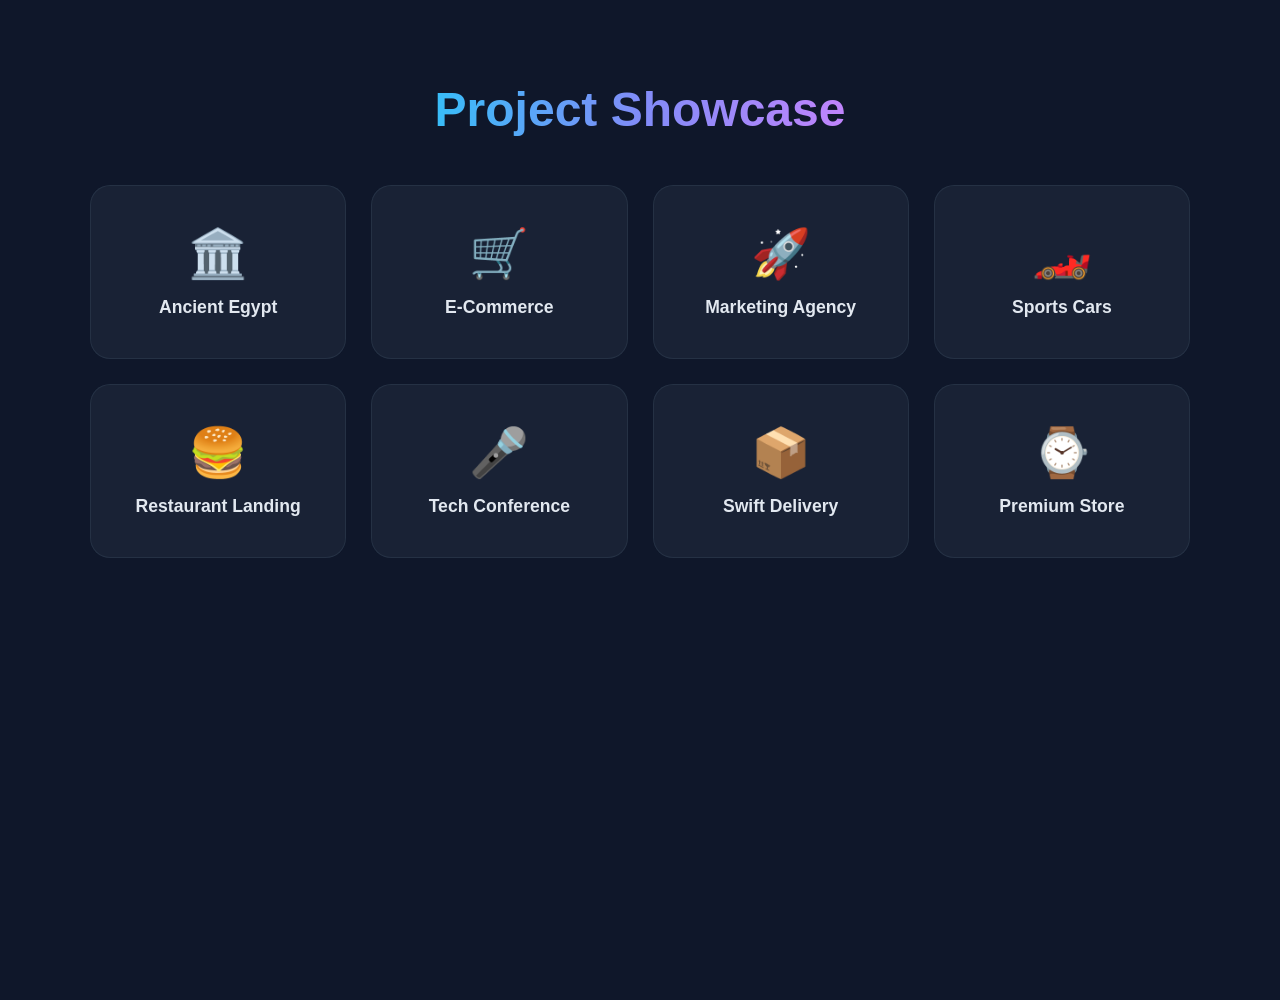
<file: index.html>
<!DOCTYPE html>
<html lang="en">
<head>
    <meta charset="UTF-8">
    <meta name="viewport" content="width=device-width, initial-scale=1.0">
    <title>Tarek's Portfolio | Projects</title>
    <style>
        /* إعدادات عامة */
        body {
            font-family: 'Plus Jakarta Sans', 'Segoe UI', Roboto, sans-serif;
            background-color: #0f172a;
            color: #f8fafc;
            display: flex;
            flex-direction: column;
            align-items: center;
            padding: 50px 20px;
            margin: 0;
            min-height: 100vh;
        }

        h1 {
            margin-bottom: 3rem;
            font-size: 3rem;
            text-align: center;
            background: linear-gradient(to right, #38bdf8, #818cf8, #c084fc);
            -webkit-background-clip: text;
            -webkit-text-fill-color: transparent;
            font-weight: 800;
        }

        /* حاوية الروابط - Grid متجاوب */
        .container {
            display: grid;
            grid-template-columns: repeat(auto-fill, minmax(250px, 1fr));
            gap: 25px;
            width: 100%;
            max-width: 1100px;
        }

        /* تنسيق الكارت */
        .card {
            background: rgba(30, 41, 59, 0.7);
            backdrop-filter: blur(10px);
            padding: 40px 20px;
            border-radius: 20px;
            text-align: center;
            text-decoration: none;
            color: #e2e8f0;
            font-weight: 600;
            font-size: 1.1rem;
            transition: all 0.4s cubic-bezier(0.175, 0.885, 0.32, 1.275);
            border: 1px solid rgba(51, 65, 85, 0.5);
            display: flex;
            flex-direction: column;
            align-items: center;
            justify-content: center;
        }

        /* تأثير الـ Hover */
        .card:hover {
            transform: translateY(-12px) scale(1.02);
            background-color: #1e293b;
            border-color: #38bdf8;
            box-shadow: 0 20px 30px -10px rgba(0, 0, 0, 0.5), 
                        0 0 15px rgba(56, 189, 248, 0.3);
            color: #38bdf8;
        }

        /* تنسيق الأيقونات */
        .card span {
            font-size: 3rem;
            margin-bottom: 15px;
            display: block;
            transition: transform 0.3s ease;
        }

        .card:hover span {
            transform: scale(1.2) rotate(5deg);
        }

        /* تحسين العرض على الموبايل */
        @media (max-width: 600px) {
            h1 { font-size: 2rem; }
            .container { grid-template-columns: 1fr; }
        }
    </style>
</head>
<body>

    <h1>Project Showcase</h1>

    <div class="container">
    
        
        <a href="./egy/index.html" class="card">
            <span>🏛️</span>
            Ancient Egypt
        </a>
            <a href="./e-com/index.html" class="card">
            <span>🛒</span>
            E-Commerce
        </a>
        
        <a href="./markting/index.html" class="card">
            <span>🚀</span>
            Marketing Agency
        </a>
        
        <a href="./s_cars/index.html" class="card">
            <span>🏎️</span>
            Sports Cars
        </a>

        <a href="./restaurant/index.html" class="card">
            <span>🍔</span>
            Restaurant Landing
        </a>

        <a href="./web_ai/index.html" class="card">
            <span>🎤</span>
            Tech Conference
        </a>

        <a href="./swift/index.html" class="card">
            <span>📦</span>
            Swift Delivery
        </a>

        <a href="./store/index.html" class="card">
            <span>⌚</span>
            Premium Store
        </a>
    </div>

</body>
</html>
</file>
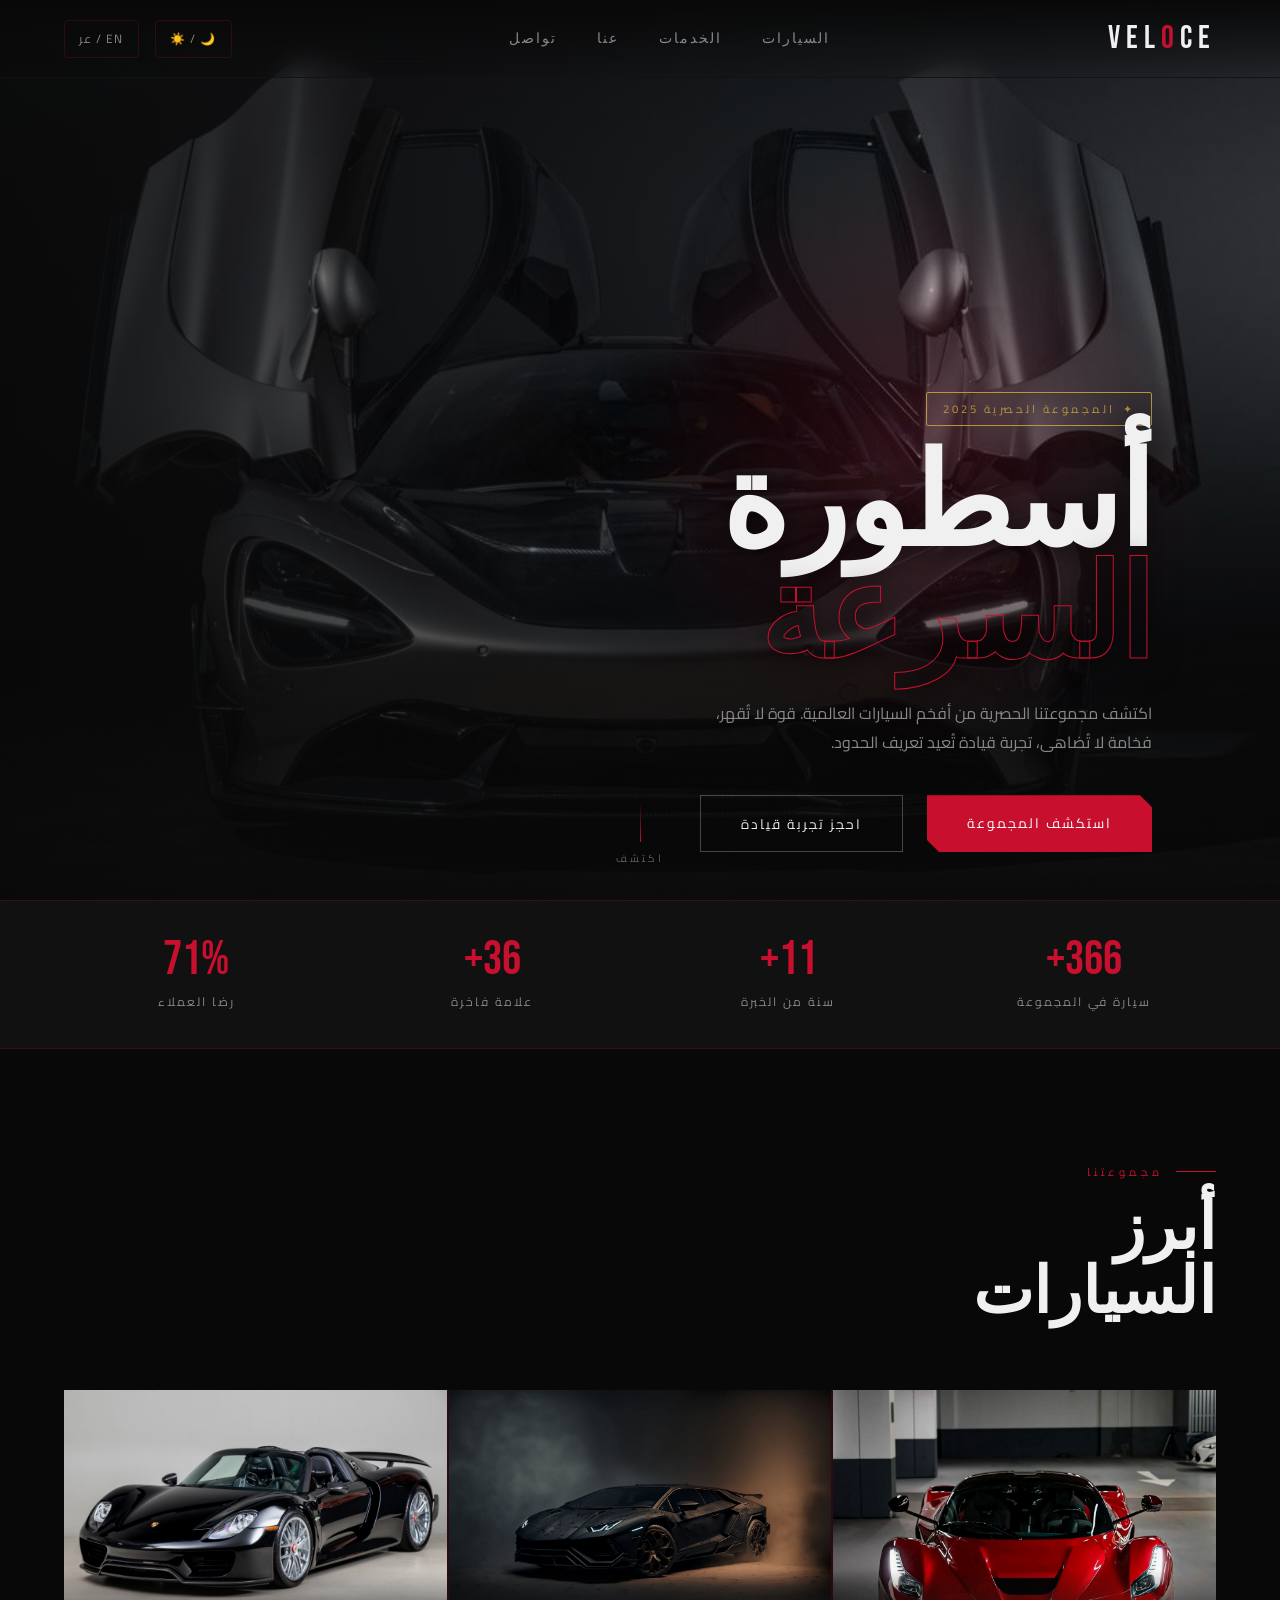
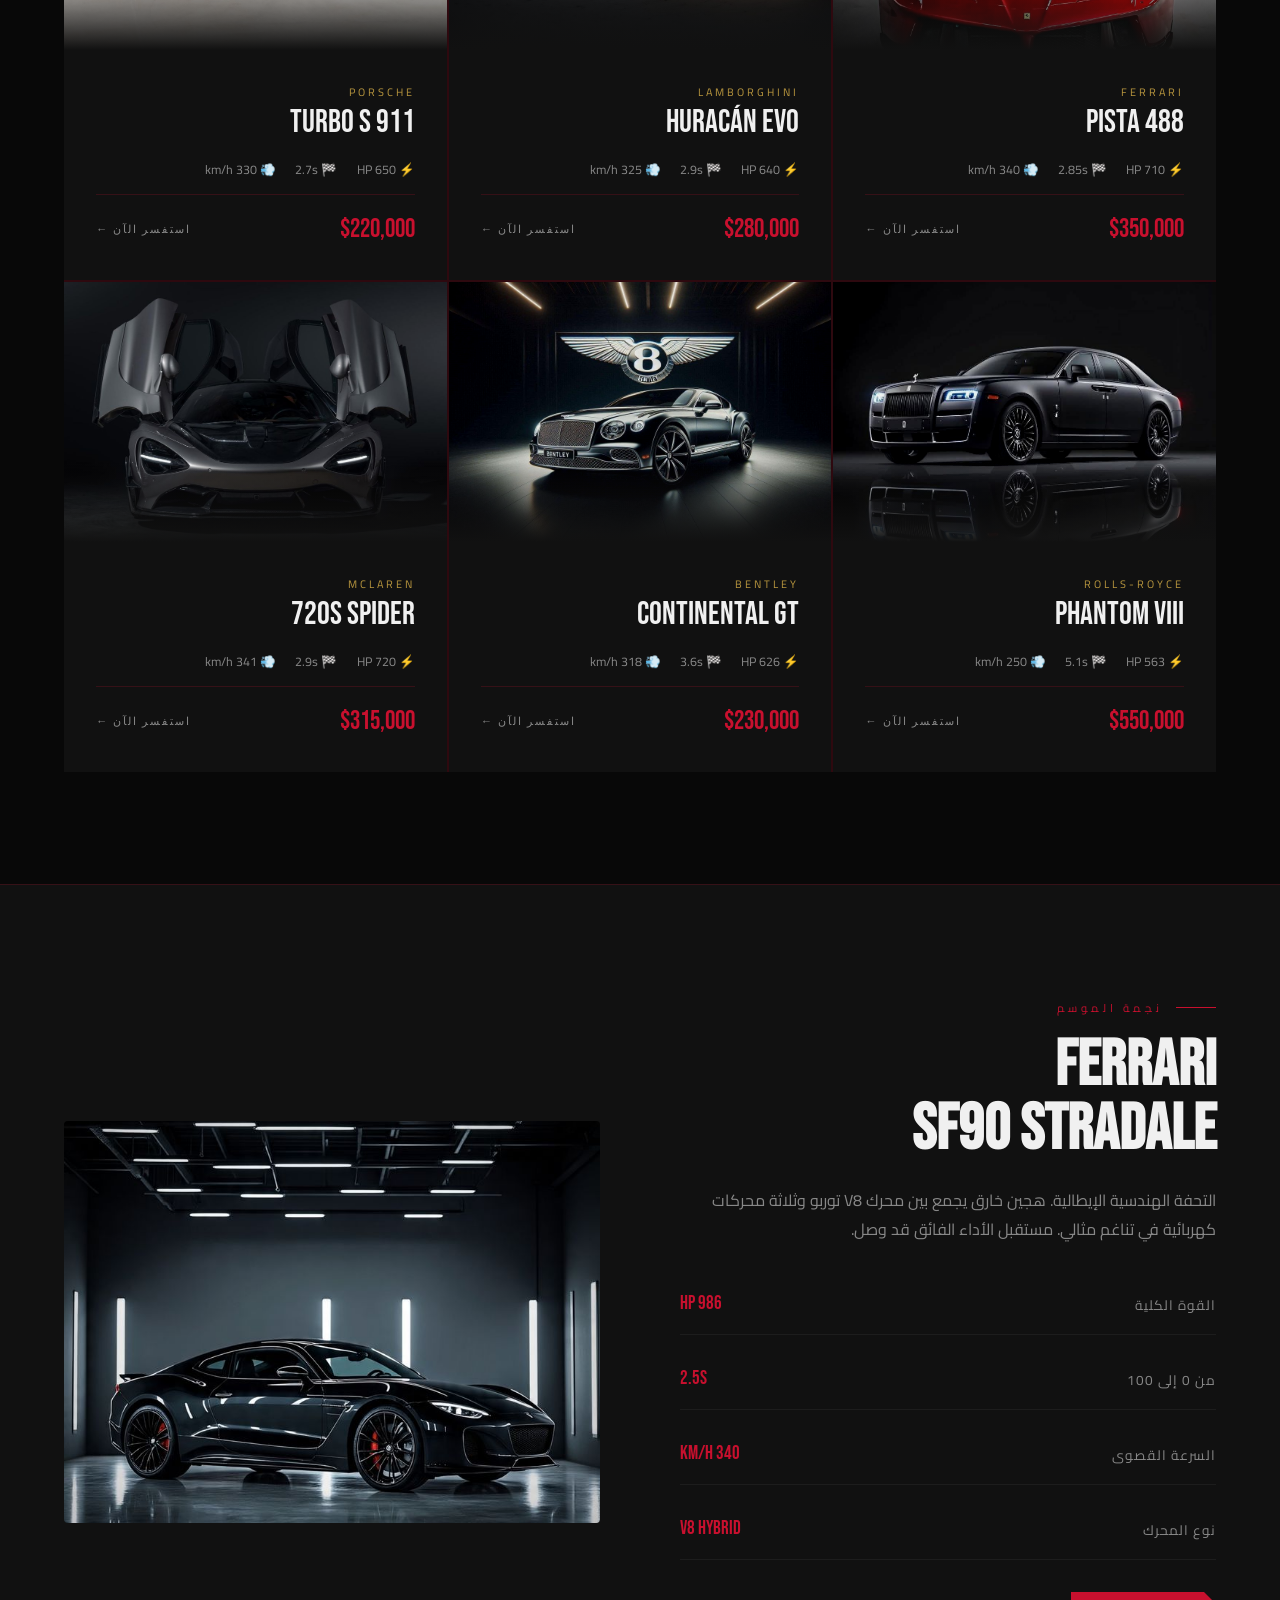
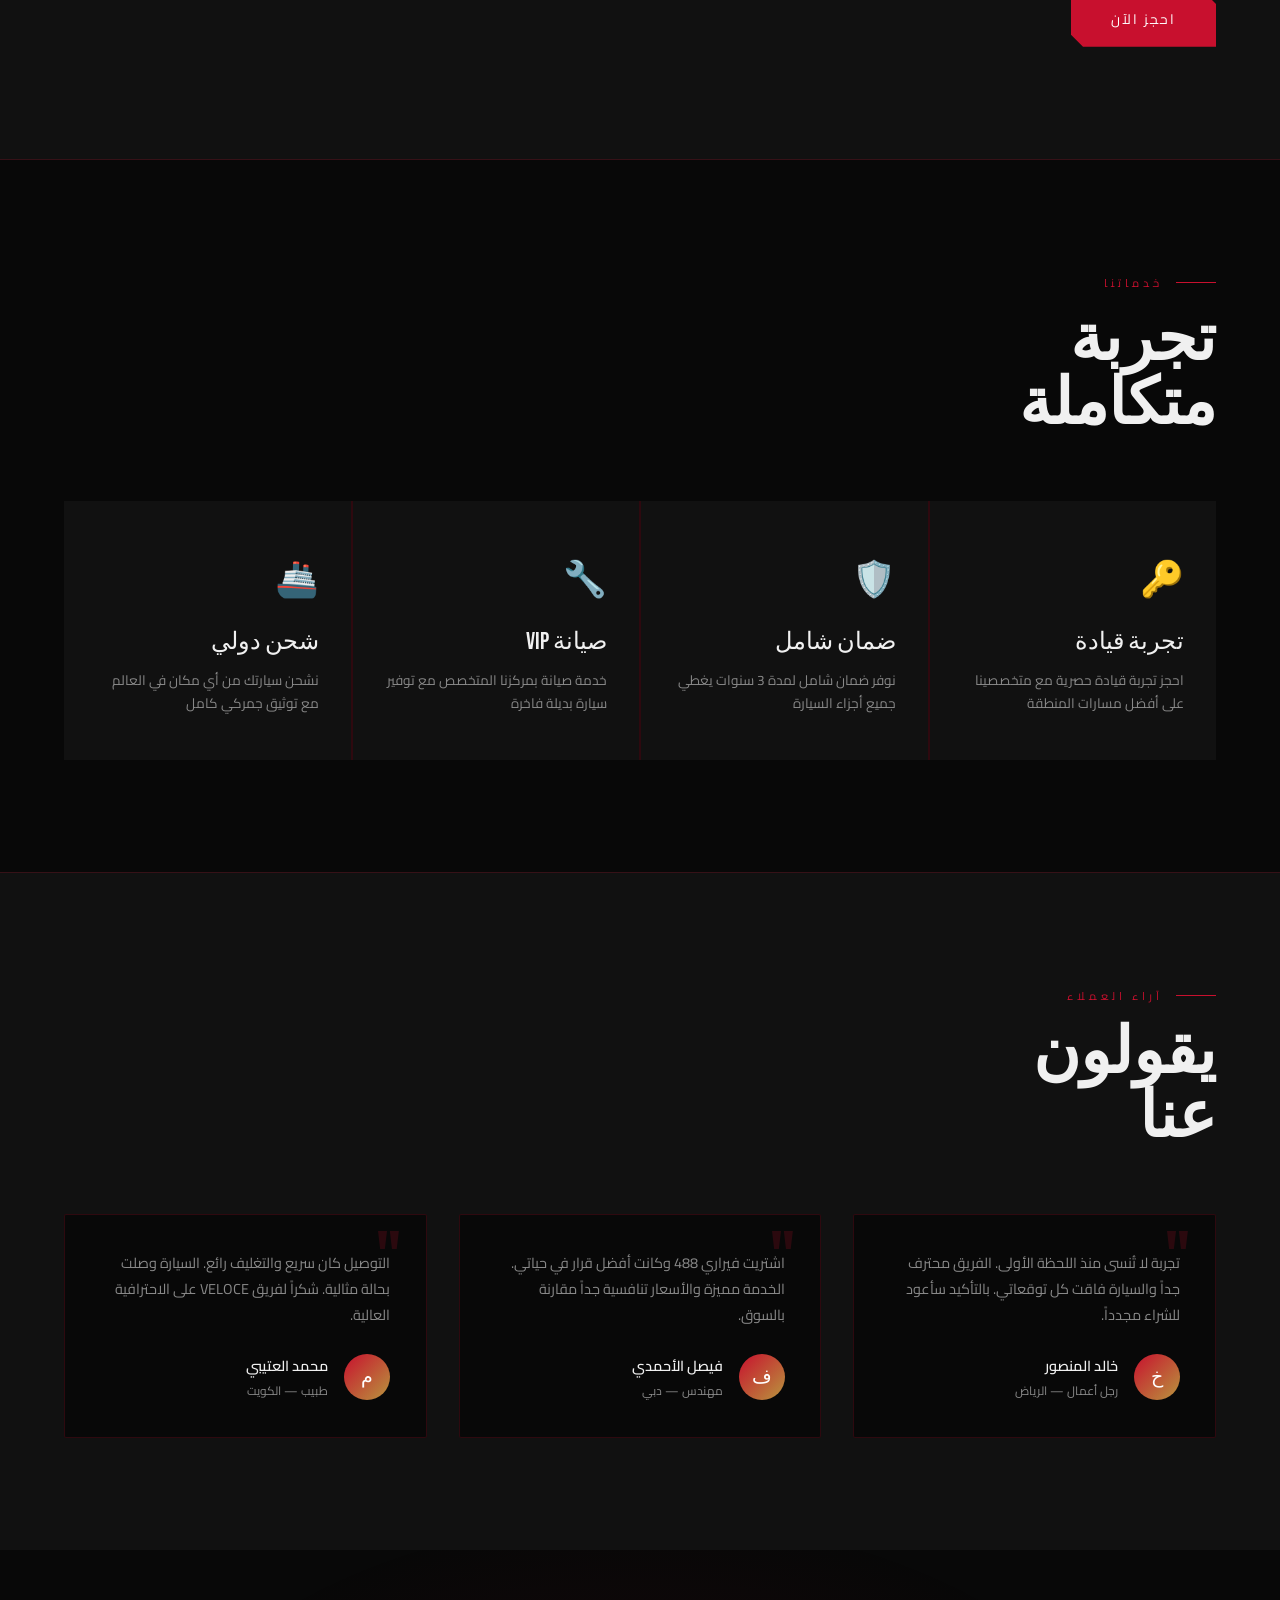
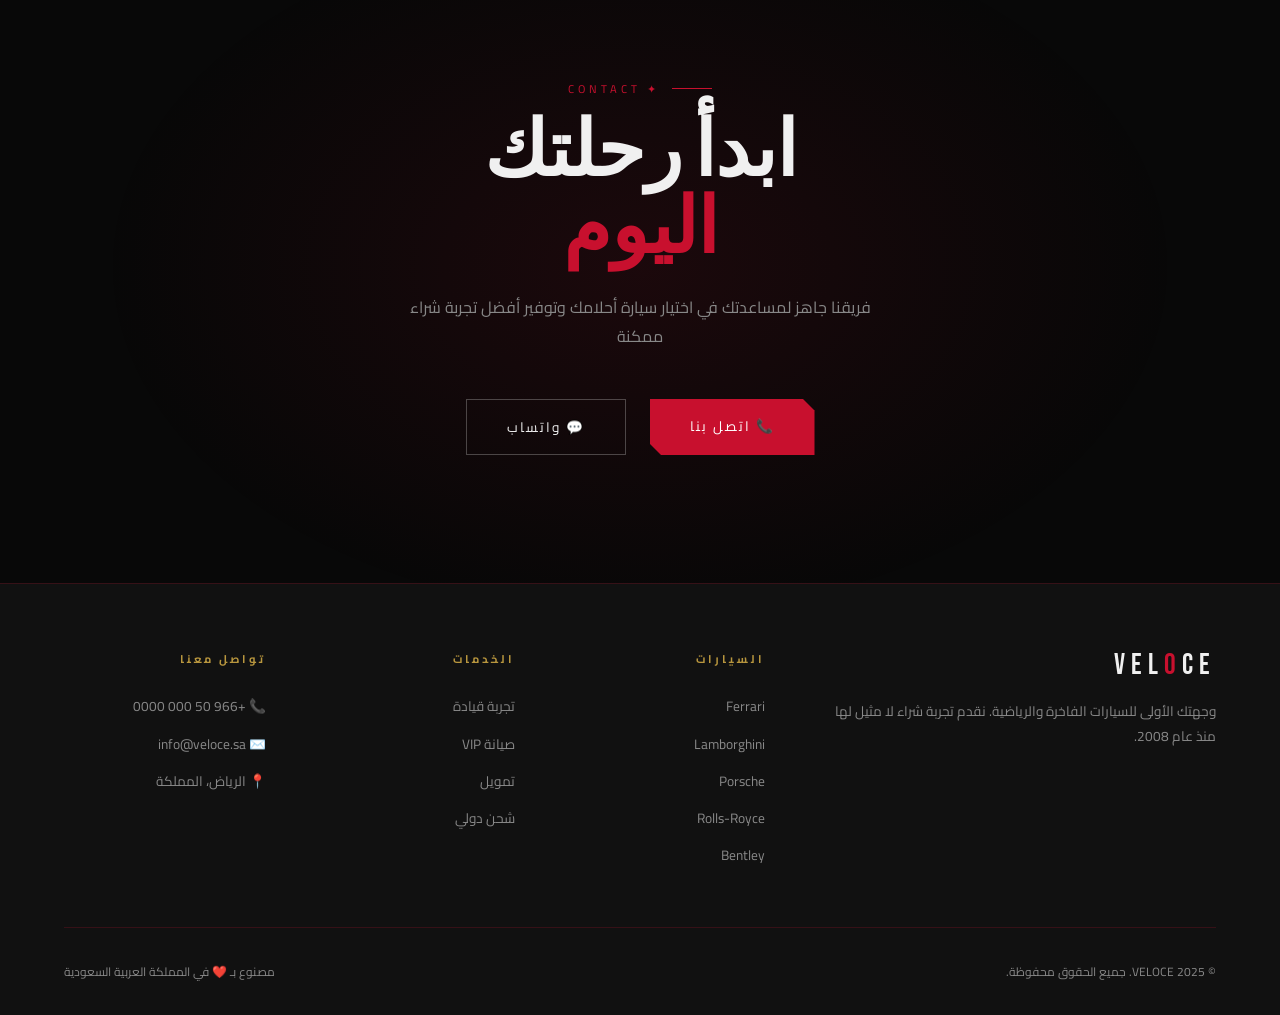
<file: s_cars/index.html>
<!DOCTYPE html>
<html lang="ar" dir="rtl" data-theme="dark" data-lang="ar">
<head>
<meta charset="UTF-8">
<meta name="viewport" content="width=device-width, initial-scale=1.0">
<title>VELOCE | فيلوتشي للسيارات الفاخرة</title>
<link rel="preconnect" href="https://fonts.googleapis.com">
<link href="https://fonts.googleapis.com/css2?family=Cormorant+Garamond:wght@300;400;600;700&family=Cairo:wght@300;400;600;700&family=Bebas+Neue&display=swap" rel="stylesheet">
<link rel="stylesheet" href="master
.css">
</head>
<body>

<!-- ================================================================
     NAV
     ================================================================ -->
<nav>
  <a href="#" class="nav-logo">VEL<span>O</span>CE</a>
  <div class="nav-links">
    <a href="#cars"     class="lang-ar">السيارات</a>
    <a href="#cars"     class="lang-en">Cars</a>
    <a href="#services" class="lang-ar">الخدمات</a>
    <a href="#services" class="lang-en">Services</a>
    <a href="#about"    class="lang-ar">عنا</a>
    <a href="#about"    class="lang-en">About</a>
    <a href="#contact"  class="lang-ar">تواصل</a>
    <a href="#contact"  class="lang-en">Contact</a>
  </div>
  <div class="nav-controls">
    <button class="ctrl-btn" onclick="toggleTheme()">🌙 / ☀️</button>
    <button class="ctrl-btn" onclick="toggleLang()">EN / عر</button>
  </div>
</nav>


<section class="hero">

  <!-- ★ صورة الهيرو (استبدل المسار بصورتك) -->
  <img
    class="hero-media"
    src="./images/mclaren.jpg"
    alt="Luxury Car"
    onerror="this.style='display:none'"
  >

  <!-- ★ فيديو الهيرو — اشيل التعليق لو عندك فيديو -->
  <!-- <video class="hero-video" autoplay muted loop playsinline>
    <source src="" type="video/mp4">
  </video> -->
 

  <!-- overlay + glow -->
  <div class="hero-overlay"></div>
  <div class="hero-glow"></div>

  <!-- content -->
  <div class="hero-content">
    <div class="hero-badge">
      ✦
      <span class="lang-ar">المجموعة الحصرية 2025</span>
      <span class="lang-en">Exclusive Collection 2025</span>
    </div>

    <h1 class="hero-title">
      <span class="lang-ar">أسطورة<span class="line2">السرعة</span></span>
      <span class="lang-en" style="display:none">Legend<span class="line2">of Speed</span></span>
    </h1>

    <p class="hero-sub lang-ar">
      اكتشف مجموعتنا الحصرية من أفخم السيارات العالمية.
      قوة لا تُقهر، فخامة لا تُضاهى، تجربة قيادة تُعيد تعريف الحدود.
    </p>
    <p class="hero-sub lang-en" style="display:none">
      Discover our exclusive collection of the world's most luxurious automobiles.
      Unmatched power, unrivaled elegance, a driving experience that redefines limits.
    </p>

    <div class="hero-btns">
      <a href="#cars"    class="btn-primary lang-ar">استكشف المجموعة</a>
      <a href="#cars"    class="btn-primary lang-en" style="display:none">Explore Collection</a>
      <a href="#contact" class="btn-outline lang-ar">احجز تجربة قيادة</a>
      <a href="#contact" class="btn-outline lang-en" style="display:none">Book Test Drive</a>
    </div>
  </div>

  <!-- scroll hint -->
  <div class="hero-scroll-hint">
    <div class="scroll-line"></div>
    <span class="lang-ar">اكتشف</span>
    <span class="lang-en" style="display:none">Scroll</span>
  </div>

</section>

<!-- ================================================================
     STATS
     ================================================================ -->
<div class="stats-bar reveal">
  <div class="stat">
    <span class="stat-num">500+</span>
    <div class="stat-label lang-ar">سيارة في المجموعة</div>
    <div class="stat-label lang-en" style="display:none">Cars in Collection</div>
  </div>
  <div class="stat">
    <span class="stat-num">15+</span>
    <div class="stat-label lang-ar">سنة من الخبرة</div>
    <div class="stat-label lang-en" style="display:none">Years of Experience</div>
  </div>
  <div class="stat">
    <span class="stat-num">50+</span>
    <div class="stat-label lang-ar">علامة فاخرة</div>
    <div class="stat-label lang-en" style="display:none">Luxury Brands</div>
  </div>
  <div class="stat">
    <span class="stat-num">98%</span>
    <div class="stat-label lang-ar">رضا العملاء</div>
    <div class="stat-label lang-en" style="display:none">Client Satisfaction</div>
  </div>
</div>

<!-- ================================================================
     CARS GRID
     ── كل كارت فيه .car-img-wrap > img  (object-fit:cover, height:260px)
     ── حط صورتك في src أو استخدم onerror كـ fallback
     ================================================================ -->
<section id="cars">
  <div class="section-tag lang-ar">مجموعتنا</div>
  <div class="section-tag lang-en" style="display:none">Our Collection</div>
  <h2 class="section-title reveal lang-ar">أبرز<br>السيارات</h2>
  <h2 class="section-title reveal lang-en" style="display:none">Featured<br>Models</h2>

  <div class="cars-grid reveal">

    <!-- Ferrari -->
    <div class="car-card">
      <div class="car-img-wrap">
        <img class="car-img" src="./images/Ferrari.jpg" alt="Ferrari 488"
          onerror="this.closest('.car-img-wrap').style='background:linear-gradient(145deg,#1a0008,#0d0d0d);display:flex;align-items:center;justify-content:center;font-size:5rem'">
      </div>
      <div class="car-body">
        <div class="car-brand">Ferrari</div>
        <div class="car-name">488 Pista</div>
        <div class="car-specs">
          <span class="car-spec">⚡ 710 HP</span>
          <span class="car-spec">🏁 2.85s</span>
          <span class="car-spec">💨 340 km/h</span>
        </div>
        <div class="car-price">
          $350,000
          <span class="car-cta lang-ar">استفسر الآن ←</span>
          <span class="car-cta lang-en" style="display:none">Inquire Now →</span>
        </div>
      </div>
    </div>

    <!-- Lamborghini -->
    <div class="car-card">
      <div class="car-img-wrap">
        <img class="car-img" src="./images/Lamborghini1.jpg" alt="Lamborghini Huracán"
          onerror="this.closest('.car-img-wrap').style='background:linear-gradient(145deg,#0a1a00,#0d0d0d);display:flex;align-items:center;justify-content:center;font-size:5rem'">
      </div>
      <div class="car-body">
        <div class="car-brand">Lamborghini</div>
        <div class="car-name">Huracán EVO</div>
        <div class="car-specs">
          <span class="car-spec">⚡ 640 HP</span>
          <span class="car-spec">🏁 2.9s</span>
          <span class="car-spec">💨 325 km/h</span>
        </div>
        <div class="car-price">
          $280,000
          <span class="car-cta lang-ar">استفسر الآن ←</span>
          <span class="car-cta lang-en" style="display:none">Inquire Now →</span>
        </div>
      </div>
    </div>

    <!-- Porsche -->
    <div class="car-card">
      <div class="car-img-wrap">
        <img class="car-img" src="./images/porsche.jpg" alt="Porsche 911"
          onerror="this.closest('.car-img-wrap').style='background:linear-gradient(145deg,#1a1500,#0d0d0d);display:flex;align-items:center;justify-content:center;font-size:5rem'">
      </div>
      <div class="car-body">
        <div class="car-brand">Porsche</div>
        <div class="car-name">911 Turbo S</div>
        <div class="car-specs">
          <span class="car-spec">⚡ 650 HP</span>
          <span class="car-spec">🏁 2.7s</span>
          <span class="car-spec">💨 330 km/h</span>
        </div>
        <div class="car-price">
          $220,000
          <span class="car-cta lang-ar">استفسر الآن ←</span>
          <span class="car-cta lang-en" style="display:none">Inquire Now →</span>
        </div>
      </div>
    </div>

    <!-- Rolls-Royce (no image yet) -->
    <div class="car-card">
      <div class="car-img-wrap" style="background:linear-gradient(145deg,#0a0a14,#0d0d0d);display:flex;align-items:center;justify-content:center;font-size:4rem;color:var(--gold)">
        
       
        <img class="car-img" src="./images/roll-royce.jpg" alt="Rolls-Royce">
       
      </div>
      <div class="car-body">
        <div class="car-brand">Rolls-Royce</div>
        <div class="car-name">Phantom VIII</div>
        <div class="car-specs">
          <span class="car-spec">⚡ 563 HP</span>
          <span class="car-spec">🏁 5.1s</span>
          <span class="car-spec">💨 250 km/h</span>
        </div>
        <div class="car-price">
          $550,000
          <span class="car-cta lang-ar">استفسر الآن ←</span>
          <span class="car-cta lang-en" style="display:none">Inquire Now →</span>
        </div>
      </div>
    </div>

    <!-- Bentley -->
    <div class="car-card">
      <div class="car-img-wrap" style="background:linear-gradient(145deg,#0d1410,#0d0d0d);display:flex;align-items:center;justify-content:center;font-size:4rem">
        
        <img class="car-img" src="./images/bentley.jpg" alt="Bentley">
      </div>
      <div class="car-body">
        <div class="car-brand">Bentley</div>
        <div class="car-name">Continental GT</div>
        <div class="car-specs">
          <span class="car-spec">⚡ 626 HP</span>
          <span class="car-spec">🏁 3.6s</span>
          <span class="car-spec">💨 318 km/h</span>
        </div>
        <div class="car-price">
          $230,000
          <span class="car-cta lang-ar">استفسر الآن ←</span>
          <span class="car-cta lang-en" style="display:none">Inquire Now →</span>
        </div>
      </div>
    </div>

    <!-- McLaren -->
    <div class="car-card">
      <div class="car-img-wrap" style="background:linear-gradient(145deg,#14080a,#0d0d0d);display:flex;align-items:center;justify-content:center;font-size:4rem">
        
        <img class="car-img" src="./images/mclaren.jpg" alt="McLaren">
      </div>
      <div class="car-body">
        <div class="car-brand">McLaren</div>
        <div class="car-name">720S Spider</div>
        <div class="car-specs">
          <span class="car-spec">⚡ 720 HP</span>
          <span class="car-spec">🏁 2.9s</span>
          <span class="car-spec">💨 341 km/h</span>
        </div>
        <div class="car-price">
          $315,000
          <span class="car-cta lang-ar">استفسر الآن ←</span>
          <span class="car-cta lang-en" style="display:none">Inquire Now →</span>
        </div>
      </div>
    </div>

  </div>
</section>

<!-- ================================================================
     FEATURED
     ================================================================ -->
<section class="featured" id="about">
  <div class="featured-grid">

    <div class="featured-content">
      <div class="section-tag lang-ar">نجمة الموسم</div>
      <div class="section-tag lang-en" style="display:none">Star of the Season</div>
      <h2 class="section-title reveal lang-ar">Ferrari<br>SF90 Stradale</h2>
      <h2 class="section-title reveal lang-en" style="display:none">Ferrari<br>SF90 Stradale</h2>
      <p style="color:var(--text-muted);line-height:1.8;margin:1.5rem 0" class="lang-ar">
        التحفة الهندسية الإيطالية. هجين خارق يجمع بين محرك V8 توربو وثلاثة محركات كهربائية في تناغم مثالي. مستقبل الأداء الفائق قد وصل.
      </p>
      <p style="color:var(--text-muted);line-height:1.8;margin:1.5rem 0" class="lang-en" style="display:none">
        The Italian engineering masterpiece. A supercharged hybrid combining a twin-turbo V8 with three electric motors in perfect harmony. The future of high performance has arrived.
      </p>
      <div class="specs-list">
        <div class="spec-item">
          <span class="spec-key lang-ar">القوة الكلية</span>
          <span class="spec-key lang-en" style="display:none">Total Power</span>
          <span class="spec-val">986 HP</span>
        </div>
        <div class="spec-item">
          <span class="spec-key lang-ar">من 0 إلى 100</span>
          <span class="spec-key lang-en" style="display:none">0 to 100 km/h</span>
          <span class="spec-val">2.5s</span>
        </div>
        <div class="spec-item">
          <span class="spec-key lang-ar">السرعة القصوى</span>
          <span class="spec-key lang-en" style="display:none">Top Speed</span>
          <span class="spec-val">340 km/h</span>
        </div>
        <div class="spec-item">
          <span class="spec-key lang-ar">نوع المحرك</span>
          <span class="spec-key lang-en" style="display:none">Engine Type</span>
          <span class="spec-val">V8 Hybrid</span>
        </div>
      </div>
      <a href="#contact" class="btn-primary lang-ar">احجز الآن</a>
      <a href="#contact" class="btn-primary lang-en" style="display:none">Book Now</a>
    </div>

    <div class="featured-visual">
      <div class="featured-accent"></div>
      <div class="featured-img-wrap">
        <img class="featured-img" src="./images/Ferrari2.jpg" alt="Ferrari SF90"
          onerror="this.src='https://www.pngall.com/wp-content/uploads/13/Red-Ferrari-PNG-Image.png';this.style='object-fit:contain;padding:2rem'">
      </div>
    </div>

  </div>
</section>

<!-- ================================================================
     SERVICES
     ================================================================ -->
<section id="services">
  <div class="section-tag lang-ar">خدماتنا</div>
  <div class="section-tag lang-en" style="display:none">Our Services</div>
  <h2 class="section-title reveal lang-ar">تجربة<br>متكاملة</h2>
  <h2 class="section-title reveal lang-en" style="display:none">Complete<br>Experience</h2>

  <div class="services-grid reveal">
    <div class="service-card">
      <span class="service-icon">🔑</span>
      <div class="service-title lang-ar">تجربة قيادة</div>
      <div class="service-title lang-en" style="display:none">Test Drive</div>
      <p class="service-desc lang-ar">احجز تجربة قيادة حصرية مع متخصصينا على أفضل مسارات المنطقة</p>
      <p class="service-desc lang-en" style="display:none">Book an exclusive test drive with our specialists on the region's finest tracks</p>
    </div>
    <div class="service-card">
      <span class="service-icon">🛡️</span>
      <div class="service-title lang-ar">ضمان شامل</div>
      <div class="service-title lang-en" style="display:none">Full Warranty</div>
      <p class="service-desc lang-ar">نوفر ضمان شامل لمدة 3 سنوات يغطي جميع أجزاء السيارة</p>
      <p class="service-desc lang-en" style="display:none">We provide a comprehensive 3-year warranty covering all vehicle components</p>
    </div>
    <div class="service-card">
      <span class="service-icon">🔧</span>
      <div class="service-title lang-ar">صيانة VIP</div>
      <div class="service-title lang-en" style="display:none">VIP Maintenance</div>
      <p class="service-desc lang-ar">خدمة صيانة بمركزنا المتخصص مع توفير سيارة بديلة فاخرة</p>
      <p class="service-desc lang-en" style="display:none">Maintenance at our specialist center with a luxury replacement car provided</p>
    </div>
    <div class="service-card">
      <span class="service-icon">🚢</span>
      <div class="service-title lang-ar">شحن دولي</div>
      <div class="service-title lang-en" style="display:none">Global Shipping</div>
      <p class="service-desc lang-ar">نشحن سيارتك من أي مكان في العالم مع توثيق جمركي كامل</p>
      <p class="service-desc lang-en" style="display:none">We ship your car from anywhere in the world with complete customs documentation</p>
    </div>
  </div>
</section>

<!-- ================================================================
     TESTIMONIALS
     ================================================================ -->
<section class="testimonials">
  <div class="section-tag lang-ar">آراء العملاء</div>
  <div class="section-tag lang-en" style="display:none">Client Reviews</div>
  <h2 class="section-title reveal lang-ar">يقولون<br>عنا</h2>
  <h2 class="section-title reveal lang-en" style="display:none">What They<br>Say</h2>

  <div class="testimonials-grid reveal">
    <div class="testimonial">
      <p class="testimonial-text lang-ar">تجربة لا تُنسى منذ اللحظة الأولى. الفريق محترف جداً والسيارة فاقت كل توقعاتي. بالتأكيد سأعود للشراء مجدداً.</p>
      <p class="testimonial-text lang-en" style="display:none">An unforgettable experience from the very first moment. The team is extremely professional and the car exceeded all my expectations.</p>
      <div class="testimonial-author">
        <div class="author-avatar">خ</div>
        <div>
          <div class="author-name lang-ar">خالد المنصور</div>
          <div class="author-name lang-en" style="display:none">Khaled Al-Mansour</div>
          <div class="author-title lang-ar">رجل أعمال — الرياض</div>
          <div class="author-title lang-en" style="display:none">Businessman — Riyadh</div>
        </div>
      </div>
    </div>
    <div class="testimonial">
      <p class="testimonial-text lang-ar">اشتريت فيراري 488 وكانت أفضل قرار في حياتي. الخدمة مميزة والأسعار تنافسية جداً مقارنة بالسوق.</p>
      <p class="testimonial-text lang-en" style="display:none">I bought a Ferrari 488 and it was the best decision of my life. Excellent service and very competitive prices.</p>
      <div class="testimonial-author">
        <div class="author-avatar">ف</div>
        <div>
          <div class="author-name lang-ar">فيصل الأحمدي</div>
          <div class="author-name lang-en" style="display:none">Faisal Al-Ahmadi</div>
          <div class="author-title lang-ar">مهندس — دبي</div>
          <div class="author-title lang-en" style="display:none">Engineer — Dubai</div>
        </div>
      </div>
    </div>
    <div class="testimonial">
      <p class="testimonial-text lang-ar">التوصيل كان سريع والتغليف رائع. السيارة وصلت بحالة مثالية. شكراً لفريق VELOCE على الاحترافية العالية.</p>
      <p class="testimonial-text lang-en" style="display:none">Delivery was fast and packaging was excellent. The car arrived in perfect condition. Thank you VELOCE.</p>
      <div class="testimonial-author">
        <div class="author-avatar">م</div>
        <div>
          <div class="author-name lang-ar">محمد العتيبي</div>
          <div class="author-name lang-en" style="display:none">Mohammed Al-Otaibi</div>
          <div class="author-title lang-ar">طبيب — الكويت</div>
          <div class="author-title lang-en" style="display:none">Doctor — Kuwait</div>
        </div>
      </div>
    </div>
  </div>
</section>

<!-- ================================================================
     CTA
     ================================================================ -->
<section class="cta-section" id="contact">
  <div class="section-tag" style="justify-content:center;margin-bottom:1rem">✦ Contact</div>
  <h2 class="section-title reveal lang-ar">ابدأ رحلتك<br><span style="color:var(--accent)">اليوم</span></h2>
  <h2 class="section-title reveal lang-en" style="display:none">Start Your<br><span style="color:var(--accent)">Journey</span></h2>
  <p class="lang-ar">فريقنا جاهز لمساعدتك في اختيار سيارة أحلامك وتوفير أفضل تجربة شراء ممكنة</p>
  <p class="lang-en" style="display:none">Our team is ready to help you choose your dream car and provide the best possible buying experience</p>
  <div class="hero-btns" style="justify-content:center;margin-top:2.5rem">
    <a href="tel:+966500000000" class="btn-primary lang-ar">📞 اتصل بنا</a>
    <a href="tel:+966500000000" class="btn-primary lang-en" style="display:none">📞 Call Us</a>
    <a href="#" class="btn-outline lang-ar">💬 واتساب</a>
    <a href="#" class="btn-outline lang-en" style="display:none">💬 WhatsApp</a>
  </div>
</section>

<!-- ================================================================
     FOOTER
     ================================================================ -->
<footer>
  <div class="footer-grid">
    <div class="footer-brand">
      <a href="#" class="nav-logo">VEL<span>O</span>CE</a>
      <p class="lang-ar">وجهتك الأولى للسيارات الفاخرة والرياضية. نقدم تجربة شراء لا مثيل لها منذ عام 2008.</p>
      <p class="lang-en" style="display:none">Your premier destination for luxury and sports cars. An unmatched buying experience since 2008.</p>
    </div>
    <div class="footer-col">
      <h4 class="lang-ar">السيارات</h4>
      <h4 class="lang-en" style="display:none">Cars</h4>
      <a href="#">Ferrari</a>
      <a href="#">Lamborghini</a>
      <a href="#">Porsche</a>
      <a href="#">Rolls-Royce</a>
      <a href="#">Bentley</a>
    </div>
    <div class="footer-col">
      <h4 class="lang-ar">الخدمات</h4>
      <h4 class="lang-en" style="display:none">Services</h4>
      <a href="#" class="lang-ar">تجربة قيادة</a>
      <a href="#" class="lang-en" style="display:none">Test Drive</a>
      <a href="#" class="lang-ar">صيانة VIP</a>
      <a href="#" class="lang-en" style="display:none">VIP Service</a>
      <a href="#" class="lang-ar">تمويل</a>
      <a href="#" class="lang-en" style="display:none">Financing</a>
      <a href="#" class="lang-ar">شحن دولي</a>
      <a href="#" class="lang-en" style="display:none">International Shipping</a>
    </div>
    <div class="footer-col">
      <h4 class="lang-ar">تواصل معنا</h4>
      <h4 class="lang-en" style="display:none">Contact</h4>
      <a href="#">📞 +966 50 000 0000</a>
      <a href="#">✉️ info@veloce.sa</a>
      <a href="#" class="lang-ar">📍 الرياض، المملكة</a>
      <a href="#" class="lang-en" style="display:none">📍 Riyadh, KSA</a>
    </div>
  </div>
  <div class="footer-bottom">
    <span>© 2025 VELOCE.
      <span class="lang-ar">جميع الحقوق محفوظة.</span>
      <span class="lang-en" style="display:none">All rights reserved.</span>
    </span>
    <span class="lang-ar">مصنوع بـ ❤️ في المملكة العربية السعودية</span>
    <span class="lang-en" style="display:none">Made with ❤️ in Saudi Arabia</span>
  </div>
</footer>

<!-- ================================================================
     JAVASCRIPT
     ================================================================ -->
<script>
/* ── theme ── */
function toggleTheme(){
  const h = document.documentElement;
  h.setAttribute('data-theme', h.getAttribute('data-theme')==='dark' ? 'light' : 'dark');
}

/* ── language ── */
function toggleLang(){
  const h   = document.documentElement;
  const lng = h.getAttribute('data-lang')==='ar' ? 'en' : 'ar';
  h.setAttribute('data-lang', lng);
  h.setAttribute('dir', lng==='ar' ? 'rtl' : 'ltr');
  document.querySelectorAll('.lang-ar').forEach(el => el.style.display = lng==='ar' ? '' : 'none');
  document.querySelectorAll('.lang-en').forEach(el => el.style.display = lng==='en' ? '' : 'none');
}

/* ── scroll reveal ── */
const revealObs = new IntersectionObserver(entries => {
  entries.forEach(e => { if(e.isIntersecting) e.target.classList.add('visible'); });
}, { threshold: 0.1 });
document.querySelectorAll('.reveal').forEach(el => revealObs.observe(el));

/* ── counter animation ── */
function animateCounter(el, target, suffix=''){
  let count = 0;
  const step = target / 60;
  const timer = setInterval(() => {
    count += step;
    if(count >= target){ count = target; clearInterval(timer); }
    el.textContent = Math.floor(count) + suffix;
  }, 28);
}
const statsObs = new IntersectionObserver(entries => {
  entries.forEach(e => {
    if(e.isIntersecting){
      document.querySelectorAll('.stat-num').forEach(el => {
        const raw    = el.textContent;
        const num    = parseInt(raw);
        const suffix = raw.replace(String(num), '');
        el.textContent = '0' + suffix;
        animateCounter(el, num, suffix);
      });
      statsObs.disconnect();
    }
  });
}, { threshold: 0.5 });
const statsBar = document.querySelector('.stats-bar');
if(statsBar) statsObs.observe(statsBar);
</script>

</body>
</html>
</file>
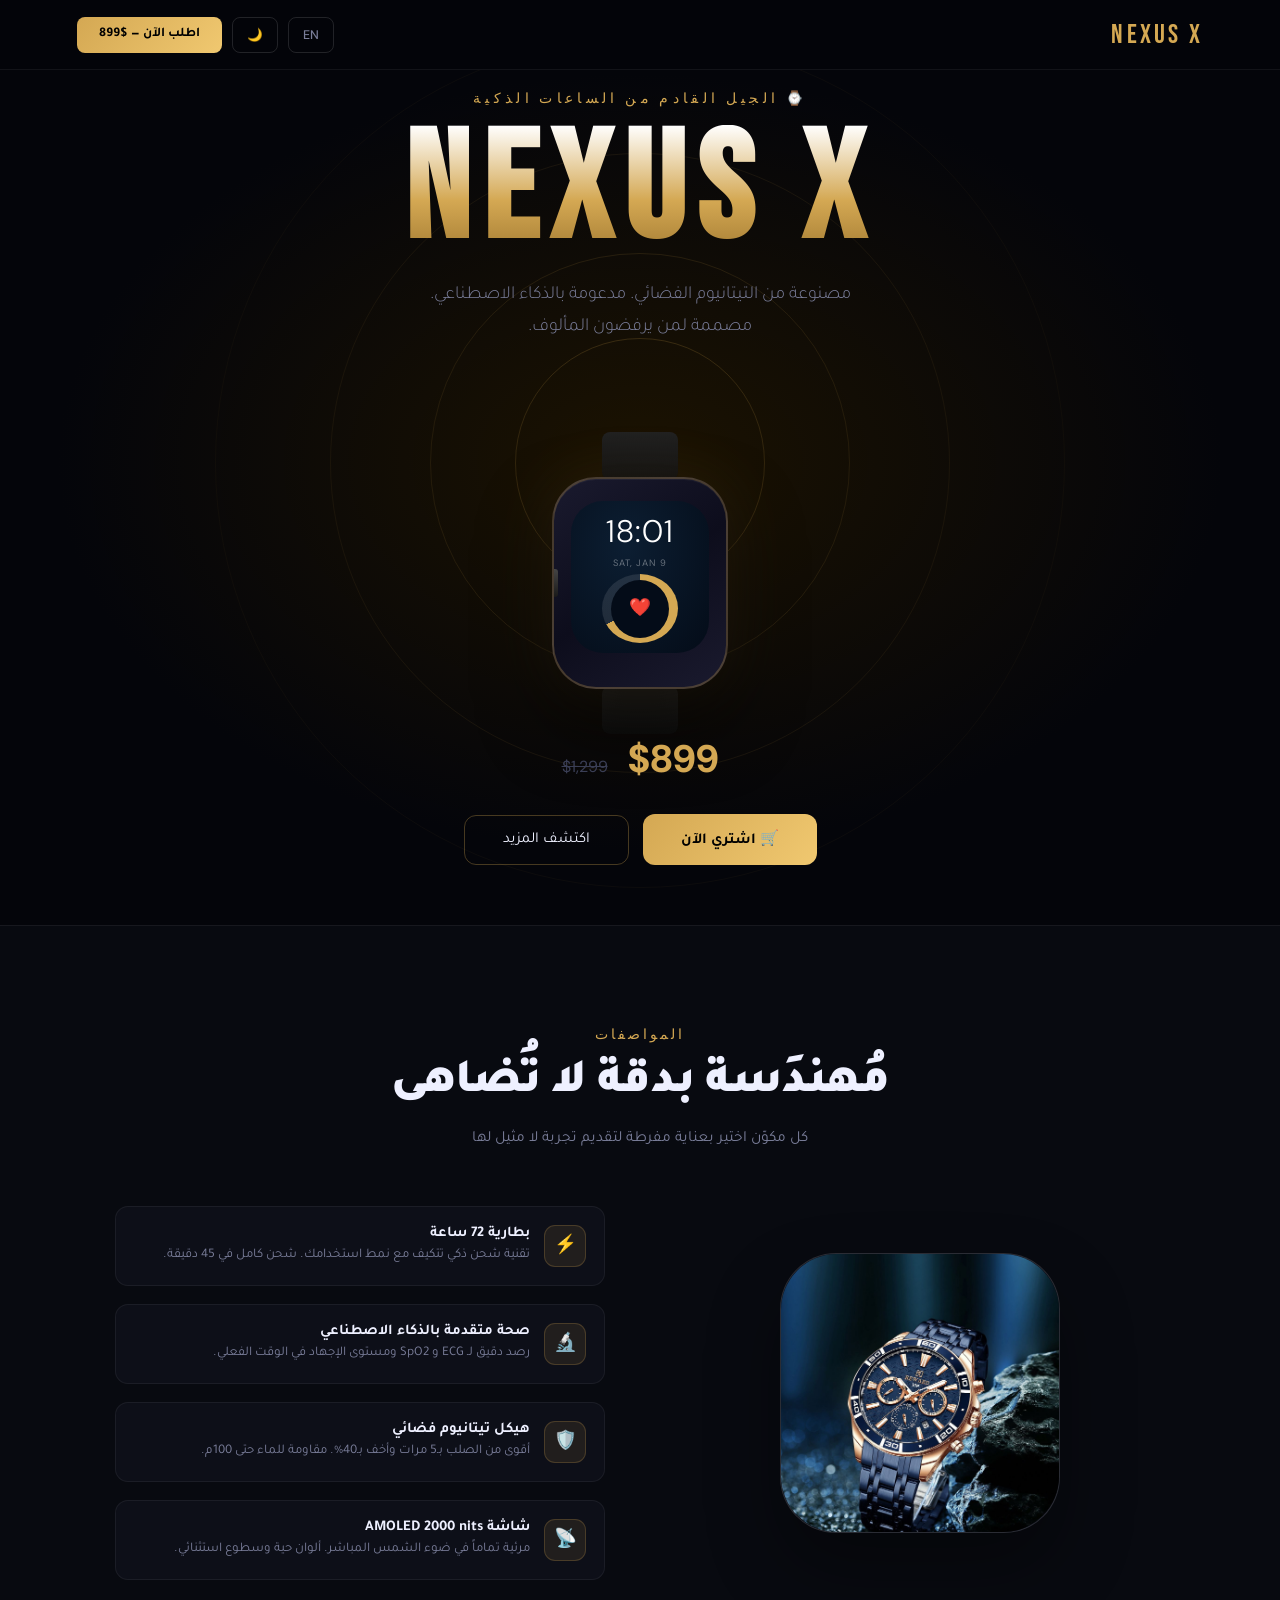
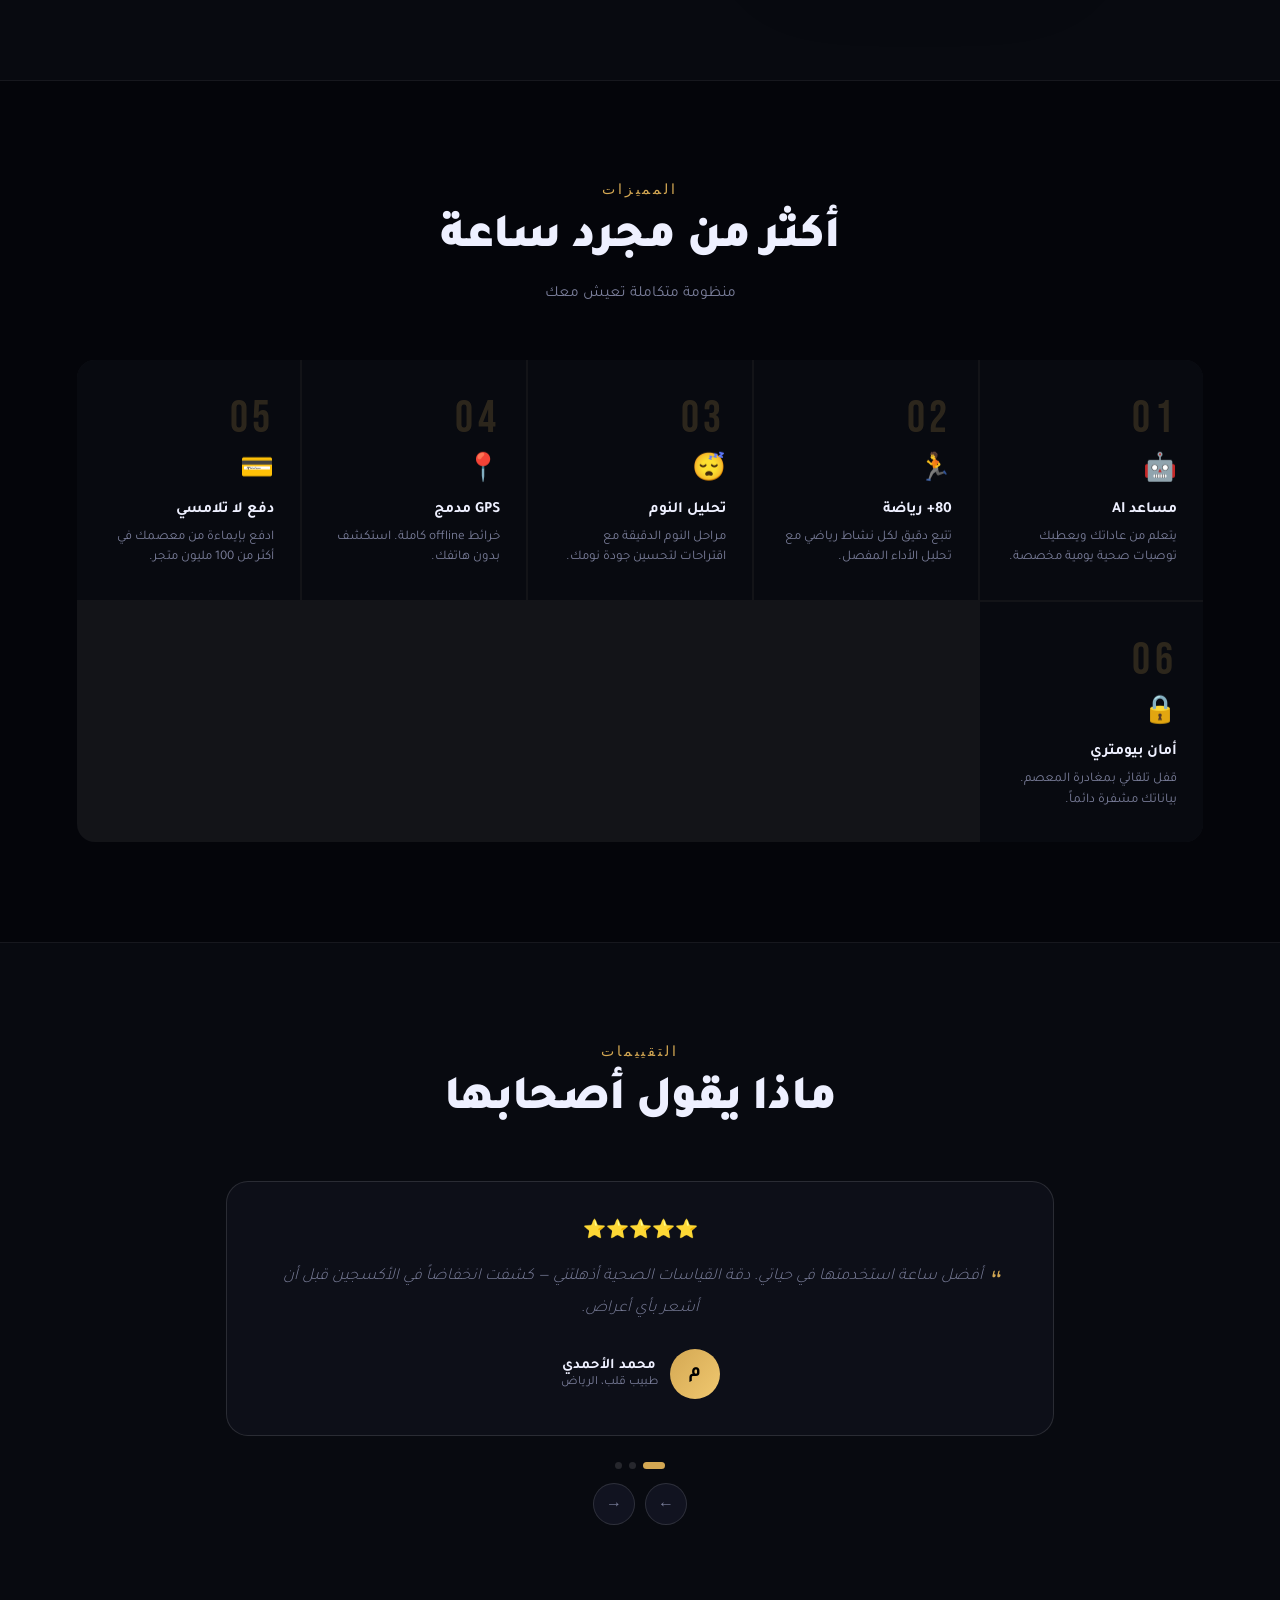
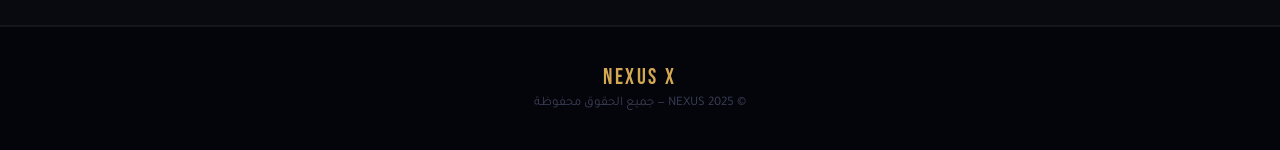
<file: store/index.html>
<!DOCTYPE html>
<html lang="ar" dir="rtl" data-theme="dark">
<head>
<meta charset="UTF-8">
<meta name="viewport" content="width=device-width, initial-scale=1.0">
<title>NEXUS X — ساعة المستقبل</title>
<link rel="preconnect" href="https://fonts.googleapis.com">
<link href="https://fonts.googleapis.com/css2?family=Tajawal:wght@300;400;500;700;800;900&family=Bebas+Neue&family=DM+Sans:ital,wght@0,300;0,400;0,500;0,600;1,300&display=swap" rel="stylesheet">
<style>
/* DARK */
:root {
  --bg:#04050A; --bg2:#080A10; --bg3:#0D0F18;
  --surface:#111320; --border:rgba(255,255,255,0.06); --border2:rgba(255,255,255,0.12);
  --gold:#D4A853; --gold2:#F0C870; --gold3:#A07830;
  --text:#EEF0FF; --text2:#7A7E9A; --text3:#3A3E55;
  --glow:rgba(212,168,83,0.18);
  --nav-bg:rgba(4,5,10,0.88);
  --card:#111320;
}
/* LIGHT */
[data-theme="light"] {
  --bg:#FAF6EE; --bg2:#FFFFFF; --bg3:#F0EBE0;
  --surface:#FFFFFF; --border:rgba(0,0,0,0.07); --border2:rgba(0,0,0,0.13);
  --gold:#B07A20; --gold2:#C88C28; --gold3:#886015;
  --text:#0A0B12; --text2:#5A5A72; --text3:#9898B0;
  --glow:rgba(176,122,32,0.14);
  --nav-bg:rgba(250,246,238,0.92);
  --card:#FFFFFF;
}

*,*::before,*::after{box-sizing:border-box;margin:0;padding:0}
html{scroll-behavior:smooth}
body{background:var(--bg);color:var(--text);font-family:'Tajawal',sans-serif;overflow-x:hidden;transition:background .3s,color .3s}
body.en{font-family:'DM Sans',sans-serif;direction:ltr}

/* NAV */
nav{
  position:fixed;top:0;left:0;right:0;z-index:100;
  display:flex;align-items:center;justify-content:space-between;
  padding:0 6vw;height:70px;
  background:var(--nav-bg);backdrop-filter:blur(22px);-webkit-backdrop-filter:blur(22px);
  border-bottom:1px solid var(--border);
}
.logo{font-family:'Bebas Neue',sans-serif;font-size:1.7rem;letter-spacing:.12em;color:var(--gold)}
.nav-r{display:flex;align-items:center;gap:10px}
.btn-t{
  height:36px;padding:0 14px;border-radius:8px;cursor:pointer;
  background:transparent;border:1px solid var(--border2);color:var(--text2);
  font-size:.78rem;font-family:'DM Sans',sans-serif;font-weight:500;transition:all .2s;
}
.btn-t:hover{border-color:var(--gold);color:var(--gold)}
.btn-order{
  height:36px;padding:0 22px;border-radius:8px;cursor:pointer;
  background:linear-gradient(130deg,var(--gold),var(--gold2));color:#000;
  border:none;font-size:.83rem;font-weight:700;font-family:inherit;transition:all .2s;
}
.btn-order:hover{transform:translateY(-1px);box-shadow:0 6px 20px var(--glow)}

/* HERO */
.hero{
  min-height:100vh;position:relative;overflow:hidden;
  display:flex;flex-direction:column;align-items:center;justify-content:center;
  text-align:center;padding:90px 6vw 60px;
}
/* animated rings (replaces video bg) */
.rings{position:absolute;inset:0;overflow:hidden;pointer-events:none}
.ring{
  position:absolute;top:50%;left:50%;transform:translate(-50%,-50%);
  border-radius:50%;border:1px solid;animation:ringExpand 5s ease-out infinite;
}
.ring:nth-child(1){width:250px;height:250px;border-color:rgba(212,168,83,.45);animation-delay:0s}
.ring:nth-child(2){width:420px;height:420px;border-color:rgba(212,168,83,.2);animation-delay:1.2s}
.ring:nth-child(3){width:620px;height:620px;border-color:rgba(212,168,83,.1);animation-delay:2.4s}
.ring:nth-child(4){width:850px;height:850px;border-color:rgba(212,168,83,.04);animation-delay:3.6s}
.hero-glow{
  position:absolute;inset:0;pointer-events:none;
  background:radial-gradient(ellipse 65% 60% at 50% 50%,rgba(30,20,0,0.9) 0%,transparent 70%);
}
[data-theme="light"] .hero-glow{
  background:radial-gradient(ellipse 65% 60% at 50% 50%,rgba(250,246,238,0.88) 0%,transparent 70%);
}
@keyframes ringExpand{
  0%{opacity:0;transform:translate(-50%,-50%) scale(.5)}
  15%{opacity:1}
  100%{opacity:0;transform:translate(-50%,-50%) scale(1.3)}
}
@keyframes fadeUp{from{opacity:0;transform:translateY(20px)}to{opacity:1;transform:translateY(0)}}
@keyframes fadeIn{from{opacity:0}to{opacity:1}}
@keyframes float{0%,100%{transform:translateY(0)}50%{transform:translateY(-18px)}}
@keyframes shimmer{from{left:-100%}to{left:200%}}
@keyframes pulse{0%,100%{opacity:1;transform:scale(1)}50%{opacity:.4;transform:scale(1.6)}}

.hero-label{
  position:relative;z-index:2;
  font-family:'Bebas Neue',sans-serif;font-size:.85rem;letter-spacing:.32em;
  color:var(--gold);margin-bottom:18px;animation:fadeUp .7s ease both;
}
h1.ptitle{
  position:relative;z-index:2;
  font-family:'Bebas Neue',sans-serif;
  font-size:clamp(4.5rem,13vw,9.5rem);
  letter-spacing:.08em;line-height:.9;
  background:linear-gradient(180deg,#FFFFFF 0%,var(--gold) 55%,var(--gold3) 100%);
  -webkit-background-clip:text;-webkit-text-fill-color:transparent;background-clip:text;
  animation:fadeUp .8s .1s ease both;
}
[data-theme="light"] h1.ptitle{
  background:linear-gradient(180deg,#1A1200 0%,var(--gold) 55%,var(--gold3) 100%);
  -webkit-background-clip:text;background-clip:text;
}
.hsub{
  position:relative;z-index:2;
  font-size:clamp(.93rem,2vw,1.15rem);color:var(--text2);
  max-width:480px;margin:18px auto 36px;line-height:1.75;font-weight:300;
  animation:fadeUp .8s .2s ease both;
}
.hprice{
  position:relative;z-index:2;
  font-size:clamp(1.5rem,4vw,2.4rem);font-weight:800;
  font-family:'DM Sans',sans-serif;color:var(--gold);
  margin-bottom:30px;animation:fadeUp .8s .3s ease both;
}
.hprice .old{font-size:1rem;text-decoration:line-through;color:var(--text3);margin-inline-start:12px;font-weight:400}
.hbtns{
  position:relative;z-index:2;
  display:flex;align-items:center;justify-content:center;gap:14px;flex-wrap:wrap;
  animation:fadeUp .8s .4s ease both;
}
.btn-buy{
  padding:15px 38px;border-radius:12px;font-size:.95rem;font-weight:700;font-family:inherit;
  cursor:pointer;display:flex;align-items:center;gap:8px;
  background:linear-gradient(130deg,var(--gold),var(--gold2));color:#000;
  border:none;position:relative;overflow:hidden;transition:all .25s;
}
.btn-buy::after{
  content:'';position:absolute;top:0;left:-100%;width:60%;height:100%;
  background:linear-gradient(90deg,transparent,rgba(255,255,255,.3),transparent);
  animation:shimmer 2.5s 1s ease infinite;
}
.btn-buy:hover{transform:translateY(-2px);box-shadow:0 14px 36px var(--glow)}
.btn-more{
  padding:15px 38px;border-radius:12px;font-size:.95rem;font-family:inherit;cursor:pointer;
  background:transparent;border:1px solid rgba(212,168,83,.32);color:var(--text);transition:all .25s;
}
.btn-more:hover{border-color:var(--gold);color:var(--gold)}

/* WATCH */
.watch-wrap{
  position:relative;z-index:2;margin:52px auto 0;
  width:220px;animation:float 5s ease-in-out infinite;
}
.wband-t,.wband-b{
  width:76px;height:48px;margin:0 auto;
  background:linear-gradient(180deg,#222,#0F0F0F);border-radius:8px;
}
[data-theme="light"] .wband-t,[data-theme="light"] .wband-b{background:linear-gradient(180deg,#888,#555)}
.wband-t{margin-bottom:-3px}
.wband-b{margin-top:-3px}
.wbody{
  width:176px;height:212px;margin:0 auto;position:relative;
  background:linear-gradient(145deg,#1A1A2E,#0D0D1C,#1A1A2E);
  border-radius:44px;border:2px solid rgba(212,168,83,.28);
  box-shadow:0 0 60px rgba(212,168,83,.1),0 36px 70px rgba(0,0,0,.7),inset 0 1px 0 rgba(255,255,255,.05);
  overflow:hidden;
}
[data-theme="light"] .wbody{
  background:linear-gradient(145deg,#2A2A4A,#1A1A30,#2A2A4A);
}
.wcrown{
  position:absolute;width:9px;height:28px;
  background:linear-gradient(180deg,#444,#1A1A1A);border-radius:3px;
  top:50%;transform:translateY(-50%);
}
:not(body.en) .wcrown{left:-5px}
body.en .wcrown{right:-5px}
.wscreen{
  width:138px;height:152px;margin:22px auto 0;
  background:radial-gradient(ellipse at 40% 30%,#0C1E32,#040C18);
  border-radius:32px;overflow:hidden;
  display:flex;flex-direction:column;align-items:center;justify-content:center;gap:5px;padding:10px;
}
.wtime{font-family:'DM Sans',sans-serif;font-size:1.95rem;font-weight:300;color:#fff;letter-spacing:.04em}
.wdate{font-size:.58rem;color:rgba(255,255,255,.38);font-family:'DM Sans',sans-serif;letter-spacing:.1em}
.wring{
  width:76px;height:76px;border-radius:50%;
  background:conic-gradient(var(--gold) 0% 68%,rgba(255,255,255,.1) 68% 100%);
  display:flex;align-items:center;justify-content:center;
}
.wring-inner{width:58px;height:58px;border-radius:50%;background:#040C18;display:flex;align-items:center;justify-content:center;font-size:1.1rem}

/* SECTIONS */
.sec{padding:100px 6vw}
.stag{font-family:'Bebas Neue',sans-serif;font-size:.85rem;letter-spacing:.22em;color:var(--gold);margin-bottom:14px;display:block}
.stitle{font-size:clamp(1.8rem,4vw,3rem);font-weight:900;letter-spacing:-.02em;line-height:1.15;margin-bottom:14px}
.ssub{font-size:.97rem;color:var(--text2);max-width:460px;line-height:1.75}
.center{text-align:center}.center .ssub{margin:0 auto}

/* SPECS */
.specs-bg{background:var(--bg2);border-top:1px solid var(--border);border-bottom:1px solid var(--border);transition:background .3s}
.specs-grid{display:grid;grid-template-columns:1fr 1fr;gap:70px;align-items:center;max-width:1050px;margin:0 auto}
@media(max-width:760px){.specs-grid{grid-template-columns:1fr;gap:36px}}
.spec-visual{
  width:280px;height:280px;border-radius:56px;margin:0 auto;
  background:var(--bg3);border:1px solid var(--border2);
  display:flex;align-items:center;justify-content:center;font-size:7rem;
  box-shadow:0 36px 70px rgba(0,0,0,.35);animation:float 5.5s 1s ease-in-out infinite;
  transition:background .3s;
}
.spec-list{display:flex;flex-direction:column;gap:18px}
.spec-item{
  display:flex;align-items:flex-start;gap:14px;
  padding:18px;background:var(--bg3);border:1px solid var(--border);border-radius:13px;
  transition:all .3s;
}
.spec-item:hover{border-color:rgba(212,168,83,.3);transform:translateX(-4px)}
body.en .spec-item:hover{transform:translateX(4px)}
[data-theme="light"] .spec-item:hover{border-color:rgba(176,122,32,.3)}
.sico{
  width:42px;height:42px;border-radius:11px;flex-shrink:0;
  background:rgba(212,168,83,.1);border:1px solid rgba(212,168,83,.22);
  display:flex;align-items:center;justify-content:center;font-size:1.15rem;
}
[data-theme="light"] .sico{background:rgba(176,122,32,.09);border-color:rgba(176,122,32,.22)}
.spec-item h4{font-size:.93rem;font-weight:700;margin-bottom:3px}
.spec-item p{font-size:.83rem;color:var(--text2);line-height:1.5}

/* FEATURES */
.feat-grid{
  display:grid;grid-template-columns:repeat(auto-fit,minmax(190px,1fr));
  gap:2px;background:var(--border);border-radius:18px;overflow:hidden;margin-top:52px;
}
.feat-item{
  background:var(--bg2);padding:32px 26px;transition:all .3s;
}
[data-theme="light"] .feat-item{background:var(--card)}
.feat-item:hover{background:var(--bg3)}
[data-theme="light"] .feat-item:hover{background:var(--bg3)}
.fn{font-family:'Bebas Neue',sans-serif;font-size:2.8rem;color:var(--gold);opacity:.18;margin-bottom:6px;letter-spacing:.1em}
.fi{font-size:1.7rem;margin-bottom:12px}
.ft{font-size:.97rem;font-weight:700;margin-bottom:7px}
.fd{font-size:.83rem;color:var(--text2);line-height:1.55}

/* TESTIMONIALS */
.test-bg{background:var(--bg2);border-top:1px solid var(--border);border-bottom:1px solid var(--border);transition:background .3s}
.slider-wrap{position:relative;overflow:hidden;max-width:860px;margin:52px auto 0}
.slider-track{display:flex;transition:transform .5s cubic-bezier(.4,0,.2,1)}
.slide{min-width:100%;padding:0 16px}
.tcard{
  background:var(--bg3);border:1px solid var(--border2);border-radius:22px;
  padding:36px;text-align:center;transition:background .3s,border-color .3s;
}
.stars{font-size:1.15rem;margin-bottom:18px}
.ttext{font-size:1.05rem;line-height:1.75;color:var(--text2);margin-bottom:26px;font-style:italic;font-weight:300}
.ttext::before{content:'\201C';font-size:2.8rem;color:var(--gold);line-height:0;vertical-align:-.45em}
.rev-info{display:flex;align-items:center;justify-content:center;gap:12px}
.rev-av{
  width:50px;height:50px;border-radius:50%;flex-shrink:0;
  background:linear-gradient(130deg,var(--gold),var(--gold2));
  display:flex;align-items:center;justify-content:center;font-size:1.2rem;font-weight:700;color:#000;
}
.rev-name{font-weight:700;font-size:.92rem}
.rev-role{font-size:.78rem;color:var(--text2)}
.dots{display:flex;align-items:center;justify-content:center;gap:7px;margin-top:26px}
.dot{width:7px;height:7px;border-radius:50%;background:var(--border2);cursor:pointer;transition:all .3s}
.dot.active{background:var(--gold);width:22px;border-radius:4px}
.arrows{display:flex;align-items:center;justify-content:center;gap:10px;margin-top:14px}
.arw{
  width:42px;height:42px;border-radius:50%;background:var(--surface);border:1px solid var(--border2);
  color:var(--text2);cursor:pointer;font-size:1rem;transition:all .2s;
  display:flex;align-items:center;justify-content:center;
}
.arw:hover{border-color:var(--gold);color:var(--gold)}

footer{padding:38px 6vw;text-align:center;border-top:1px solid var(--border);color:var(--text3);font-size:.82rem}
.reveal{opacity:0;transform:translateY(26px);transition:opacity .7s ease,transform .7s ease}
.reveal.visible{opacity:1;transform:translateY(0)}

@media(max-width:580px){h1.ptitle{font-size:4rem}.hbtns{flex-direction:column;align-items:stretch}.btn-buy,.btn-more{justify-content:center}}
</style>
</head>
<body>

<nav>
  <div class="logo">NEXUS X</div>
  <div class="nav-r">
    <button class="btn-t" id="btnLang" onclick="toggleLang()">EN</button>
    <button class="btn-t" id="btnTheme" onclick="toggleTheme()">🌙</button>
    <button class="btn-order" id="navOrder">اطلب الآن — $899</button>
  </div>
</nav>

<section class="hero">
  <div class="rings">
    <div class="ring"></div><div class="ring"></div>
    <div class="ring"></div><div class="ring"></div>
  </div>
  <div class="hero-glow"></div>

  <div class="hero-label" id="heroLabel">⌚ الجيل القادم من الساعات الذكية</div>
  <h1 class="ptitle">NEXUS X</h1>
  <p class="hsub" id="heroSub">مصنوعة من التيتانيوم الفضائي. مدعومة بالذكاء الاصطناعي. مصممة لمن يرفضون المألوف.</p>

  <div class="watch-wrap">
    <div class="wband-t"></div>
    <div class="wbody">
      <div class="wcrown"></div>
      <div class="wscreen">
        <div class="wtime" id="wTime">09:41</div>
        <div class="wdate" id="wDate">SAT, JAN 9</div>
        <div class="wring"><div class="wring-inner">❤️</div></div>
      </div>
    </div>
    <div class="wband-b"></div>
  </div>

  <div class="hprice" id="heroPrice">$899 <span class="old">$1,299</span></div>

  <div class="hbtns">
    <button class="btn-buy" id="btnBuy">🛒 اشتري الآن</button>
    <button class="btn-more" id="btnMore">اكتشف المزيد</button>
  </div>
</section>

<!-- SPECS -->
<section class="sec specs-bg">
  <div class="center reveal" style="max-width:1050px;margin:0 auto 52px">
    <span class="stag" id="specsTag">المواصفات</span>
    <h2 class="stitle" id="specsTitle">مُهندَسة بدقة لا تُضاهى</h2>
    <p class="ssub" style="margin:0 auto;text-align:center" id="specsSub">كل مكوّن اختير بعناية مفرطة لتقديم تجربة لا مثيل لها</p>
  </div>
  <div class="specs-grid reveal">
   <div class="spec-visual">
  <img src="./images/img1.jpg" alt="NEXUS X" style="width:100%;height:100%;object-fit:cover;border-radius:inherit;">
</div>
    <div class="spec-list">
      <div class="spec-item"><div class="sico">⚡</div><div><h4 id="s1t">بطارية 72 ساعة</h4><p id="s1d">تقنية شحن ذكي تتكيف مع نمط استخدامك. شحن كامل في 45 دقيقة.</p></div></div>
      <div class="spec-item"><div class="sico">🔬</div><div><h4 id="s2t">صحة متقدمة بالذكاء الاصطناعي</h4><p id="s2d">رصد دقيق لـ ECG و SpO2 ومستوى الإجهاد في الوقت الفعلي.</p></div></div>
      <div class="spec-item"><div class="sico">🛡️</div><div><h4 id="s3t">هيكل تيتانيوم فضائي</h4><p id="s3d">أقوى من الصلب بـ5 مرات وأخف بـ40%. مقاومة للماء حتى 100م.</p></div></div>
      <div class="spec-item"><div class="sico">📡</div><div><h4 id="s4t">شاشة AMOLED 2000 nits</h4><p id="s4d">مرئية تماماً في ضوء الشمس المباشر. ألوان حية وسطوع استثنائي.</p></div></div>
    </div>
  </div>
</section>

<!-- FEATURES -->
<section class="sec">
  <div class="center reveal">
    <span class="stag" id="featTag">المميزات</span>
    <h2 class="stitle" id="featTitle">أكثر من مجرد ساعة</h2>
    <p class="ssub" style="margin:0 auto;text-align:center" id="featSub">منظومة متكاملة تعيش معك</p>
  </div>
  <div class="feat-grid reveal">
    <div class="feat-item"><div class="fn">01</div><div class="fi">🤖</div><div class="ft" id="f1t">مساعد AI</div><p class="fd" id="f1d">يتعلم من عاداتك ويعطيك توصيات صحية يومية مخصصة.</p></div>
    <div class="feat-item"><div class="fn">02</div><div class="fi">🏃</div><div class="ft" id="f2t">80+ رياضة</div><p class="fd" id="f2d">تتبع دقيق لكل نشاط رياضي مع تحليل الأداء المفصل.</p></div>
    <div class="feat-item"><div class="fn">03</div><div class="fi">😴</div><div class="ft" id="f3t">تحليل النوم</div><p class="fd" id="f3d">مراحل النوم الدقيقة مع اقتراحات لتحسين جودة نومك.</p></div>
    <div class="feat-item"><div class="fn">04</div><div class="fi">📍</div><div class="ft" id="f4t">GPS مدمج</div><p class="fd" id="f4d">خرائط offline كاملة. استكشف بدون هاتفك.</p></div>
    <div class="feat-item"><div class="fn">05</div><div class="fi">💳</div><div class="ft" id="f5t">دفع لا تلامسي</div><p class="fd" id="f5d">ادفع بإيماءة من معصمك في أكثر من 100 مليون متجر.</p></div>
    <div class="feat-item"><div class="fn">06</div><div class="fi">🔒</div><div class="ft" id="f6t">أمان بيومتري</div><p class="fd" id="f6d">قفل تلقائي بمغادرة المعصم. بياناتك مشفرة دائماً.</p></div>
  </div>
</section>

<!-- TESTIMONIALS -->
<section class="sec test-bg">
  <div class="center reveal">
    <span class="stag" id="revTag">التقييمات</span>
    <h2 class="stitle" id="revTitle">ماذا يقول أصحابها</h2>
  </div>
  <div class="slider-wrap reveal">
    <div class="slider-track" id="sliderTrack">
      <div class="slide"><div class="tcard">
        <div class="stars">⭐⭐⭐⭐⭐</div>
        <p class="ttext" id="r1txt">أفضل ساعة استخدمتها في حياتي. دقة القياسات الصحية أذهلتني — كشفت انخفاضاً في الأكسجين قبل أن أشعر بأي أعراض.</p>
        <div class="rev-info"><div class="rev-av">م</div><div><div class="rev-name" id="r1name">محمد الأحمدي</div><div class="rev-role" id="r1role">طبيب قلب، الرياض</div></div></div>
      </div></div>
      <div class="slide"><div class="tcard">
        <div class="stars">⭐⭐⭐⭐⭐</div>
        <p class="ttext" id="r2txt">اشتريتها منذ 6 أشهر ولا أزال أُعيد اكتشافها يومياً. المساعد الذكي يعرف جدولي أفضل مني أنا.</p>
        <div class="rev-info"><div class="rev-av">س</div><div><div class="rev-name" id="r2name">سارة المنصور</div><div class="rev-role" id="r2role">رائدة أعمال، دبي</div></div></div>
      </div></div>
      <div class="slide"><div class="tcard">
        <div class="stars">⭐⭐⭐⭐⭐</div>
        <p class="ttext" id="r3txt">استخدمتها في سباق الماراثون وعلى البحر وفي الجبال — أداء لا يتزعزع. التصميم يجذب النظر في كل مكان.</p>
        <div class="rev-info"><div class="rev-av">ك</div><div><div class="rev-name" id="r3name">كريم وهبي</div><div class="rev-role" id="r3role">رياضي محترف، القاهرة</div></div></div>
      </div></div>
    </div>
    <div class="dots">
      <div class="dot active" onclick="goTo(0)"></div>
      <div class="dot" onclick="goTo(1)"></div>
      <div class="dot" onclick="goTo(2)"></div>
    </div>
    <div class="arrows">
      <button class="arw" onclick="slide(-1)">←</button>
      <button class="arw" onclick="slide(1)">→</button>
    </div>
  </div>
</section>

<footer>
  <p class="logo" style="font-size:1.35rem;margin-bottom:6px">NEXUS X</p>
  <p>© 2025 NEXUS — <span id="footerTxt">جميع الحقوق محفوظة</span></p>
</footer>

<script>
/* clock */
function tick(){
  const n=new Date(),h=String(n.getHours()).padStart(2,'0'),m=String(n.getMinutes()).padStart(2,'0');
  const el=document.getElementById('wTime');if(el)el.textContent=h+':'+m;
}
tick();setInterval(tick,1000);

/* slider */
let cur=0;
const slides=document.querySelectorAll('.slide');
function updateSlider(){
  document.getElementById('sliderTrack').style.transform=`translateX(${cur*-100}%)`;
  document.querySelectorAll('.dot').forEach((d,i)=>d.classList.toggle('active',i===cur));
}
function slide(dir){cur=(cur+dir+slides.length)%slides.length;updateSlider()}
function goTo(i){cur=i;updateSlider()}
setInterval(()=>slide(1),5200);

/* language */
const T={
  ar:{dir:'rtl',bc:'',lb:'EN',
    navOrder:'اطلب الآن — $899',heroLabel:'⌚ الجيل القادم من الساعات الذكية',
    heroSub:'مصنوعة من التيتانيوم الفضائي. مدعومة بالذكاء الاصطناعي. مصممة لمن يرفضون المألوف.',
    heroPrice:'$899',btnBuy:'🛒 اشتري الآن',btnMore:'اكتشف المزيد',
    specsTag:'المواصفات',specsTitle:'مُهندَسة بدقة لا تُضاهى',specsSub:'كل مكوّن اختير بعناية مفرطة لتقديم تجربة لا مثيل لها',
    s1t:'بطارية 72 ساعة',s1d:'تقنية شحن ذكي تتكيف مع نمط استخدامك. شحن كامل في 45 دقيقة.',
    s2t:'صحة متقدمة بالذكاء الاصطناعي',s2d:'رصد دقيق لـ ECG و SpO2 ومستوى الإجهاد في الوقت الفعلي.',
    s3t:'هيكل تيتانيوم فضائي',s3d:'أقوى من الصلب بـ5 مرات وأخف بـ40%. مقاومة للماء حتى 100م.',
    s4t:'شاشة AMOLED 2000 nits',s4d:'مرئية تماماً في ضوء الشمس المباشر. ألوان حية وسطوع استثنائي.',
    featTag:'المميزات',featTitle:'أكثر من مجرد ساعة',featSub:'منظومة متكاملة تعيش معك',
    f1t:'مساعد AI',f1d:'يتعلم من عاداتك ويعطيك توصيات صحية يومية مخصصة.',
    f2t:'80+ رياضة',f2d:'تتبع دقيق لكل نشاط رياضي مع تحليل الأداء المفصل.',
    f3t:'تحليل النوم',f3d:'مراحل النوم الدقيقة مع اقتراحات لتحسين جودة نومك.',
    f4t:'GPS مدمج',f4d:'خرائط offline كاملة. استكشف بدون هاتفك.',
    f5t:'دفع لا تلامسي',f5d:'ادفع بإيماءة من معصمك في أكثر من 100 مليون متجر.',
    f6t:'أمان بيومتري',f6d:'قفل تلقائي بمغادرة المعصم. بياناتك مشفرة دائماً.',
    revTag:'التقييمات',revTitle:'ماذا يقول أصحابها',
    r1txt:'أفضل ساعة استخدمتها في حياتي. دقة القياسات الصحية أذهلتني — كشفت انخفاضاً في الأكسجين قبل أن أشعر بأي أعراض.',
    r1name:'محمد الأحمدي',r1role:'طبيب قلب، الرياض',
    r2txt:'اشتريتها منذ 6 أشهر ولا أزال أُعيد اكتشافها يومياً. المساعد الذكي يعرف جدولي أفضل مني أنا.',
    r2name:'سارة المنصور',r2role:'رائدة أعمال، دبي',
    r3txt:'استخدمتها في سباق الماراثون وعلى البحر وفي الجبال — أداء لا يتزعزع. التصميم يجذب النظر في كل مكان.',
    r3name:'كريم وهبي',r3role:'رياضي محترف، القاهرة',
    footerTxt:'جميع الحقوق محفوظة'},
  en:{dir:'ltr',bc:'en',lb:'عربي',
    navOrder:'Order Now — $899',heroLabel:'⌚ The Next Generation Smartwatch',
    heroSub:'Crafted from aerospace titanium. Powered by AI. Designed for those who refuse ordinary.',
    heroPrice:'$899',btnBuy:'🛒 Buy Now',btnMore:'Explore Features',
    specsTag:'SPECIFICATIONS',specsTitle:'Engineered with Unmatched Precision',specsSub:'Every component chosen obsessively to deliver an unparalleled experience.',
    s1t:'72-Hour Battery',s1d:'Smart adaptive charging learns your usage pattern. Full charge in 45 minutes.',
    s2t:'AI-Powered Health Suite',s2d:'Medical-grade ECG, SpO2, and stress monitoring in real time.',
    s3t:'Aerospace Titanium Build',s3d:'5× stronger than steel, 40% lighter. Water resistant to 100m.',
    s4t:'2000-nit AMOLED Display',s4d:'Perfectly visible in direct sunlight. Vivid colors, exceptional brightness.',
    featTag:'FEATURES',featTitle:'More Than a Watch',featSub:'A complete ecosystem that lives with you.',
    f1t:'AI Assistant',f1d:'Learns your habits and delivers personalized daily health insights.',
    f2t:'80+ Sports Modes',f2d:'Precise tracking for any activity with detailed performance analysis.',
    f3t:'Sleep Analysis',f3d:'Detailed sleep stages with suggestions to improve your sleep quality.',
    f4t:'Built-in GPS',f4d:'Full offline maps. Explore without your phone.',
    f5t:'Contactless Payments',f5d:'Pay with a flick of your wrist at 100M+ stores worldwide.',
    f6t:'Biometric Security',f6d:'Auto-locks when off wrist. Your data is always encrypted.',
    revTag:'REVIEWS',revTitle:'What Owners Say',
    r1txt:'The best watch I have ever worn. The health accuracy amazed me — it detected a drop in oxygen before I felt any symptoms.',
    r1name:'Mohammed Al-Ahmadi',r1role:'Cardiologist, Riyadh',
    r2txt:'Six months in and I am still discovering new things daily. The AI assistant knows my schedule better than I do.',
    r2name:'Sarah Al-Mansour',r2role:'Entrepreneur, Dubai',
    r3txt:'Used it in a marathon, at sea, and in the mountains — flawless. The design turns heads everywhere.',
    r3name:'Karim Wahbi',r3role:'Professional Athlete, Cairo',
    footerTxt:'All rights reserved'}
};

let lang='ar',theme='dark';
function applyLang(l){
  const d=T[l];
  document.documentElement.lang=l;document.documentElement.dir=d.dir;
  document.body.className=d.bc;
  document.getElementById('btnLang').textContent=d.lb;
  const skip=['dir','bc','lb'];
  Object.keys(d).forEach(k=>{
    if(skip.includes(k)) return;
    const el=document.getElementById(k);
    if(el) el.textContent=d[k];
  });
  /* heroPrice has the <span> child — only update text node */
  const hp=document.getElementById('heroPrice');
  if(hp){
    hp.childNodes[0].textContent=d.heroPrice+' ';
  }
}
function toggleLang(){lang=lang==='ar'?'en':'ar';applyLang(lang)}
function applyTheme(t){
  document.documentElement.setAttribute('data-theme',t);
  document.getElementById('btnTheme').textContent=t==='dark'?'🌙':'☀️';
}
function toggleTheme(){theme=theme==='dark'?'light':'dark';applyTheme(theme)}

const ro=new IntersectionObserver(e=>{e.forEach(x=>{if(x.isIntersecting)x.target.classList.add('visible')})},{threshold:.12});
document.querySelectorAll('.reveal').forEach(el=>ro.observe(el));
</script>
</body>
</html>
</file>
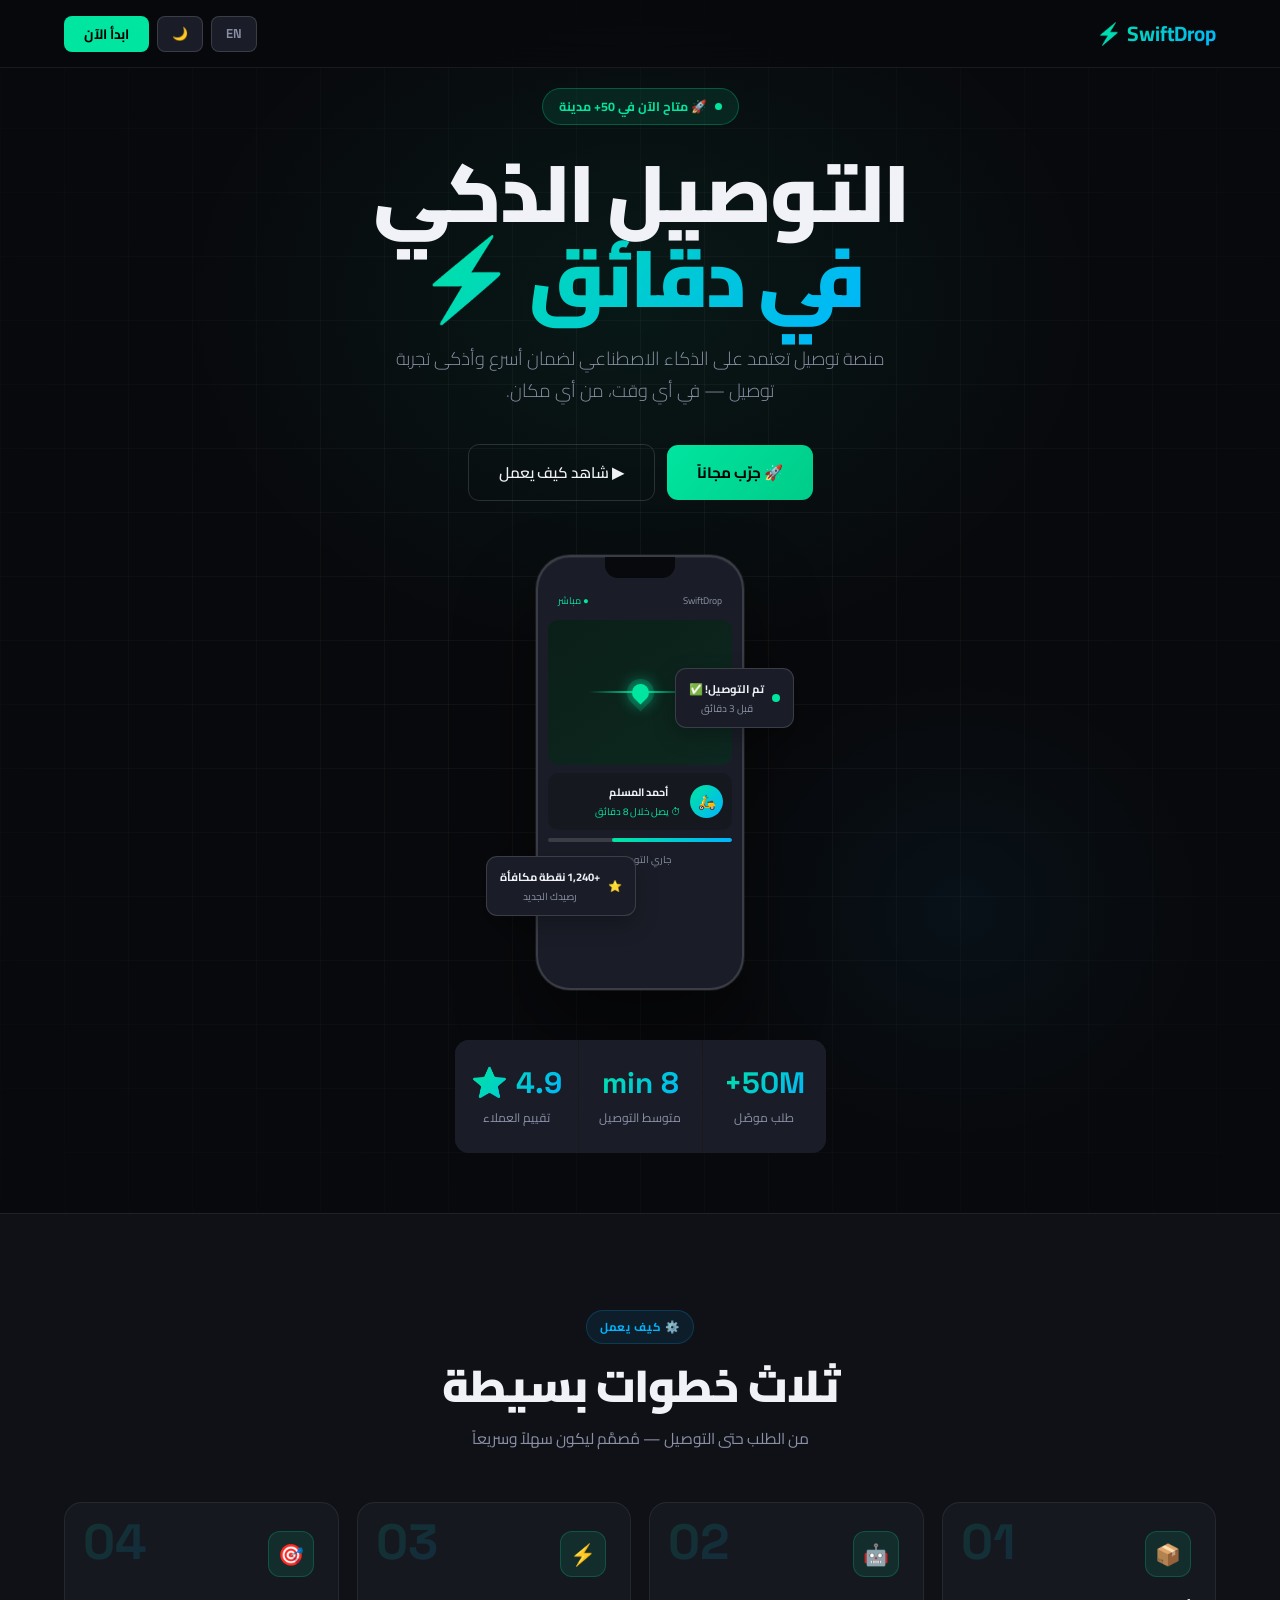
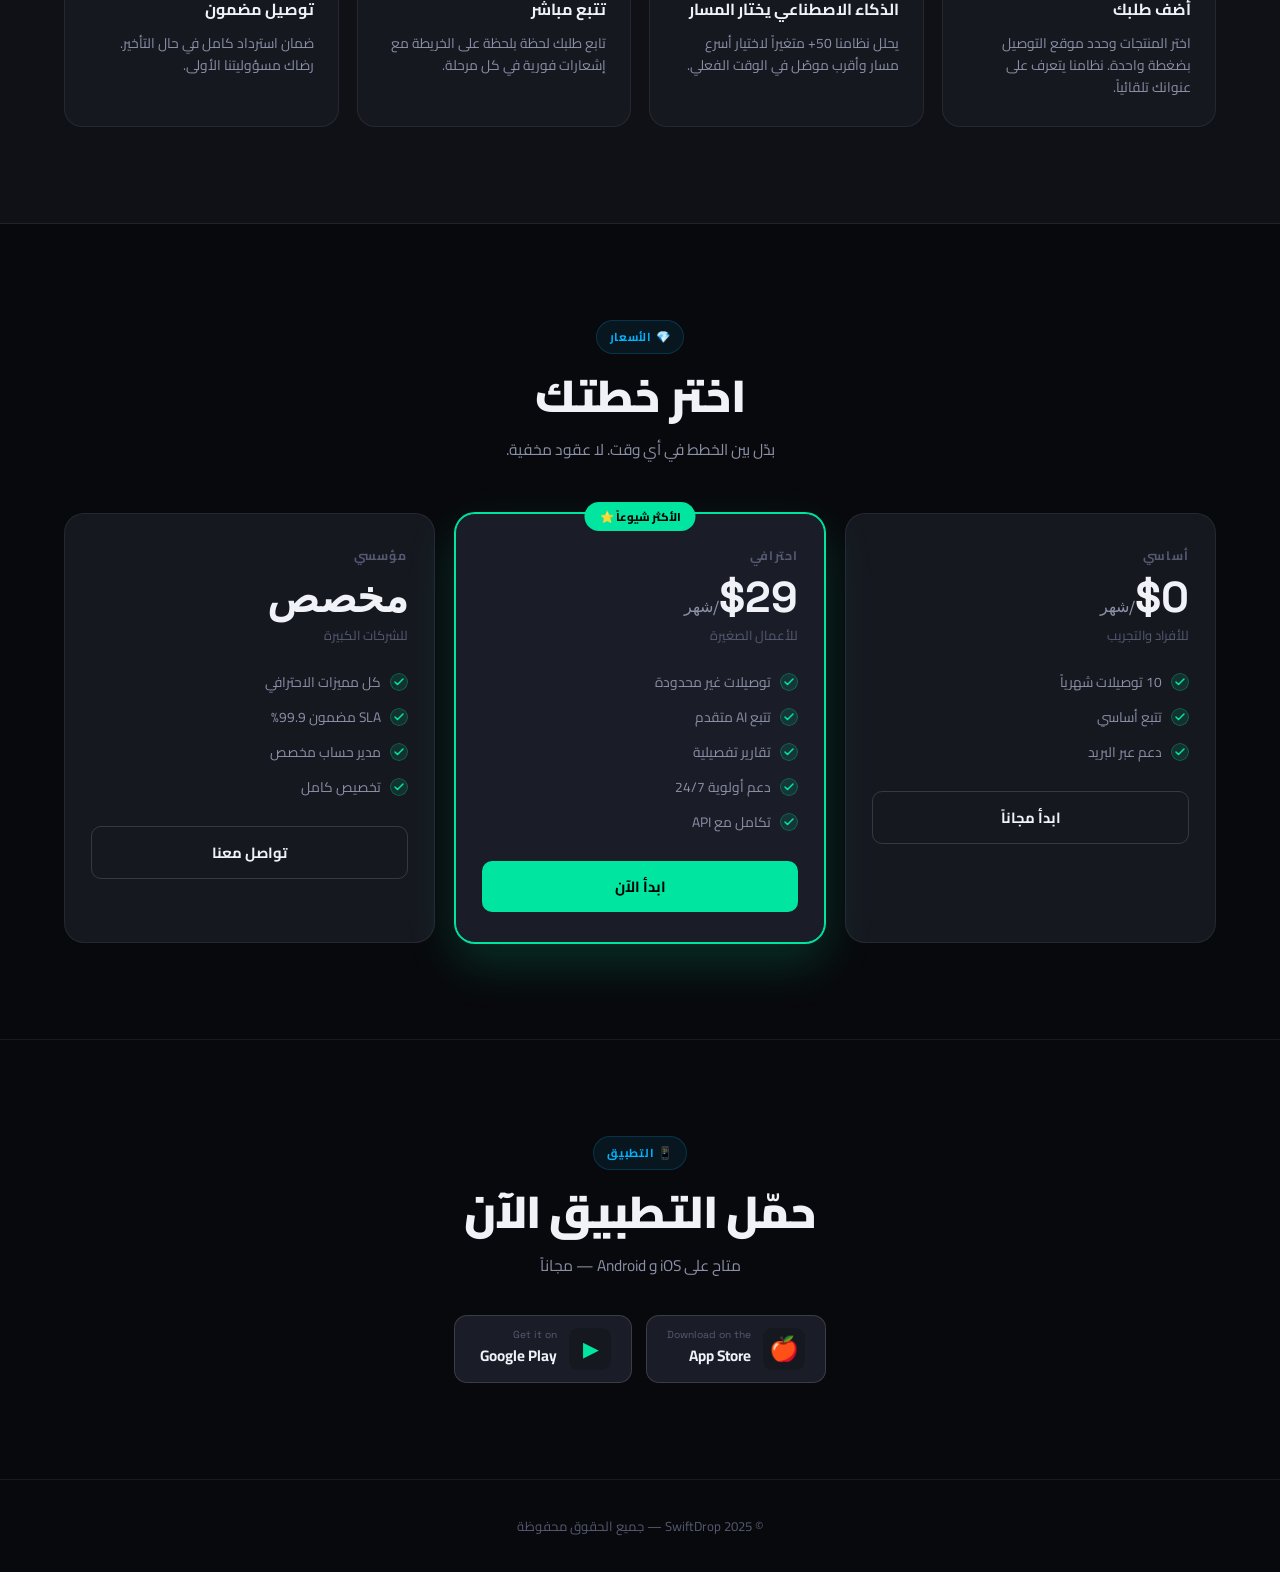
<file: swift/index.html>
<!DOCTYPE html>
<html lang="ar" dir="rtl" data-theme="dark">
<head>
<meta charset="UTF-8">
<meta name="viewport" content="width=device-width, initial-scale=1.0">
<title>SwiftDrop — التوصيل الذكي</title>
<link rel="preconnect" href="https://fonts.googleapis.com">
<link href="https://fonts.googleapis.com/css2?family=Cairo:wght@300;400;600;700;900&family=Space+Grotesk:wght@300;400;500;600;700&display=swap" rel="stylesheet">
<style>
/* DARK */
:root {
  --bg:#08090C; --bg2:#0F1117; --bg3:#161820; --surface:#1A1D27;
  --border:rgba(255,255,255,0.07); --border2:rgba(255,255,255,0.14);
  --accent:#00E5A0; --accent2:#00B4FF;
  --text:#F0F2F8; --text2:#8B90A7; --text3:#555A72;
  --glow:rgba(0,229,160,0.18);
  --nav-bg:rgba(8,9,12,0.84);
  --card:#1A1D27;
}
/* LIGHT */
[data-theme="light"] {
  --bg:#EEF2FF; --bg2:#FFFFFF; --bg3:#E2E8F8; --surface:#FFFFFF;
  --border:rgba(0,0,0,0.08); --border2:rgba(0,0,0,0.15);
  --accent:#00996A; --accent2:#0062CC;
  --text:#080B18; --text2:#455072; --text3:#8A90B4;
  --glow:rgba(0,153,106,0.15);
  --nav-bg:rgba(238,242,255,0.90);
  --card:#FFFFFF;
}

*,*::before,*::after{box-sizing:border-box;margin:0;padding:0}
html{scroll-behavior:smooth}
body{background:var(--bg);color:var(--text);font-family:'Cairo',sans-serif;overflow-x:hidden;transition:background .3s,color .3s}
body.en{font-family:'Space Grotesk',sans-serif;direction:ltr}

/* NAV */
nav{
  position:fixed;top:0;left:0;right:0;z-index:100;
  display:flex;align-items:center;justify-content:space-between;
  padding:0 5vw;height:68px;
  background:var(--nav-bg);backdrop-filter:blur(20px);-webkit-backdrop-filter:blur(20px);
  border-bottom:1px solid var(--border);
}
.nav-logo{
  font-size:1.3rem;font-weight:700;
  background:linear-gradient(130deg,var(--accent),var(--accent2));
  -webkit-background-clip:text;-webkit-text-fill-color:transparent;background-clip:text;
}
.nav-right{display:flex;align-items:center;gap:8px}
.btn-sm{
  height:36px;padding:0 14px;border-radius:8px;cursor:pointer;
  font-size:.8rem;font-weight:600;font-family:'Space Grotesk',sans-serif;
  background:var(--surface);border:1px solid var(--border2);color:var(--text2);
  transition:all .2s;
}
.btn-sm:hover{color:var(--text);background:var(--bg3)}
.btn-cta{
  height:36px;padding:0 20px;border-radius:8px;cursor:pointer;
  background:var(--accent);color:#000;border:none;
  font-size:.85rem;font-weight:700;font-family:inherit;transition:all .2s;
}
.btn-cta:hover{transform:translateY(-1px);box-shadow:0 6px 18px var(--glow)}

/* HERO */
.hero{
  min-height:100vh;display:flex;flex-direction:column;
  align-items:center;justify-content:center;
  text-align:center;padding:88px 5vw 60px;position:relative;overflow:hidden;
}
.hero-bg{
  position:absolute;inset:0;pointer-events:none;
  background:
    radial-gradient(ellipse 55% 45% at 50% 25%,rgba(0,229,160,0.07) 0%,transparent 65%),
    radial-gradient(ellipse 35% 35% at 75% 75%,rgba(0,180,255,0.05) 0%,transparent 55%);
}
[data-theme="light"] .hero-bg{
  background:
    radial-gradient(ellipse 55% 45% at 50% 25%,rgba(0,153,106,0.06) 0%,transparent 65%),
    radial-gradient(ellipse 35% 35% at 75% 75%,rgba(0,98,204,0.04) 0%,transparent 55%);
}
.hero-grid{
  position:absolute;inset:0;pointer-events:none;
  background-image:linear-gradient(var(--border) 1px,transparent 1px),
    linear-gradient(90deg,var(--border) 1px,transparent 1px);
  background-size:64px 64px;opacity:.55;
  -webkit-mask-image:radial-gradient(ellipse 75% 75% at 50% 50%,black 20%,transparent 100%);
  mask-image:radial-gradient(ellipse 75% 75% at 50% 50%,black 20%,transparent 100%);
}

@keyframes pulse{0%,100%{opacity:1;transform:scale(1)}50%{opacity:.35;transform:scale(1.7)}}
@keyframes fadeDown{from{opacity:0;transform:translateY(-14px)}to{opacity:1;transform:translateY(0)}}
@keyframes fadeUp{from{opacity:0;transform:translateY(22px)}to{opacity:1;transform:translateY(0)}}
@keyframes fadeIn{from{opacity:0}to{opacity:1}}
@keyframes float{0%,100%{transform:translateY(0)}50%{transform:translateY(-16px)}}
@keyframes scan{from{left:-60%}to{left:110%}}
@keyframes scanRTL{from{right:-60%}to{right:110%}}
@keyframes barFill{from{width:0}to{width:65%}}

.badge{
  position:relative;z-index:1;
  display:inline-flex;align-items:center;gap:8px;
  background:rgba(0,229,160,0.1);border:1px solid rgba(0,229,160,0.28);
  color:var(--accent);padding:6px 16px;border-radius:999px;
  font-size:.78rem;font-weight:700;margin-bottom:26px;
  animation:fadeDown .6s ease both;
}
[data-theme="light"] .badge{background:rgba(0,153,106,.09);border-color:rgba(0,153,106,.28)}
.badge-dot{width:7px;height:7px;border-radius:50%;background:var(--accent);animation:pulse 2s infinite}

h1.htitle{
  position:relative;z-index:1;
  font-size:clamp(2.5rem,6.5vw,5rem);font-weight:900;line-height:1.06;
  letter-spacing:-.03em;margin-bottom:22px;animation:fadeUp .7s .1s ease both;
}
.htitle .grad{
  background:linear-gradient(130deg,var(--accent),var(--accent2));
  -webkit-background-clip:text;-webkit-text-fill-color:transparent;background-clip:text;
}
.hsub{
  position:relative;z-index:1;
  font-size:clamp(.94rem,2.2vw,1.16rem);color:var(--text2);
  max-width:530px;margin:0 auto 36px;font-weight:300;line-height:1.75;
  animation:fadeUp .7s .2s ease both;
}
.hbtns{
  position:relative;z-index:1;
  display:flex;align-items:center;justify-content:center;gap:12px;flex-wrap:wrap;
  margin-bottom:54px;animation:fadeUp .7s .3s ease both;
}
.btn-p{
  background:linear-gradient(130deg,var(--accent),#00CC88);color:#000;
  border:none;cursor:pointer;padding:13px 30px;border-radius:11px;
  font-size:.95rem;font-weight:700;font-family:inherit;
  display:flex;align-items:center;gap:8px;transition:all .25s;
}
.btn-p:hover{transform:translateY(-2px);box-shadow:0 14px 36px var(--glow)}
.btn-s{
  background:transparent;border:1px solid var(--border2);color:var(--text);
  cursor:pointer;padding:13px 30px;border-radius:11px;
  font-size:.95rem;font-weight:600;font-family:inherit;
  display:flex;align-items:center;gap:8px;transition:all .25s;
}
.btn-s:hover{background:var(--surface);transform:translateY(-2px)}

/* PHONE */
.phone-wrap{position:relative;z-index:1;max-width:680px;margin:0 auto;animation:fadeIn .9s .4s ease both}
.phone{
  width:208px;height:435px;margin:0 auto;position:relative;
  background:var(--card);border:2px solid var(--border2);border-radius:34px;overflow:hidden;
  box-shadow:0 0 0 1px var(--border),0 40px 80px rgba(0,0,0,.45),inset 0 1px 0 rgba(255,255,255,.06);
  animation:float 4.5s ease-in-out infinite;
  transition:background .3s,border-color .3s;
}
.notch{width:70px;height:21px;background:var(--bg);border-radius:0 0 13px 13px;margin:0 auto;transition:background .3s}
.pscreen{padding:10px;display:flex;flex-direction:column;gap:8px}
.pbar{display:flex;justify-content:space-between;padding:3px 10px;font-size:.6rem;color:var(--text2)}
.pbar .live-dot{color:var(--accent)}
.pmap{
  height:145px;border-radius:10px;overflow:hidden;position:relative;
  background:linear-gradient(145deg,#0A1F18,#0D2820);
  display:flex;align-items:center;justify-content:center;
}
[data-theme="light"] .pmap{background:linear-gradient(145deg,#B8D8C8,#90C4A8)}
.scan-line{
  position:absolute;width:55%;height:2px;top:50%;transform:translateY(-50%);
  background:linear-gradient(90deg,transparent,var(--accent),transparent);
  animation:scan 2.2s linear infinite;
}
.pin{
  width:17px;height:17px;background:var(--accent);
  border-radius:50% 50% 50% 0;transform:rotate(-45deg);
  box-shadow:0 0 0 5px rgba(0,229,160,.18),0 0 16px var(--accent);
  animation:pulse 2s infinite;
}
.prider{
  display:flex;align-items:center;gap:9px;
  padding:9px;background:var(--bg3);border-radius:10px;transition:background .3s;
}
.ravatar{
  width:33px;height:33px;border-radius:50%;flex-shrink:0;
  background:linear-gradient(130deg,var(--accent),var(--accent2));
  display:flex;align-items:center;justify-content:center;font-size:.9rem;
}
.rname{font-size:.67rem;font-weight:700}
.reta{font-size:.61rem;color:var(--accent)}
.pbar2{height:4px;background:var(--border2);border-radius:4px;overflow:hidden}
.pbar2-fill{
  width:65%;height:100%;background:linear-gradient(90deg,var(--accent),var(--accent2));
  border-radius:4px;animation:scan 2.8s linear infinite;
}
.pstatus{font-size:.61rem;color:var(--text2);text-align:center}
/* floating chips */
.pfloat{
  position:absolute;
  background:var(--card);border:1px solid var(--border2);border-radius:11px;
  padding:9px 13px;display:flex;align-items:center;gap:8px;
  box-shadow:0 8px 22px rgba(0,0,0,.25);font-size:.7rem;white-space:nowrap;
  transition:background .3s,border-color .3s;
}
[data-theme="light"] .pfloat{box-shadow:0 8px 22px rgba(0,0,0,.1)}
.pf-r{top:26%;right:-50px;animation:float 3.5s .4s ease-in-out infinite}
.pf-l{bottom:17%;left:-50px;animation:float 4.2s .9s ease-in-out infinite}
body.en .pf-r{right:auto;left:-50px}
body.en .pf-l{left:auto;right:-50px}
.pdot{width:8px;height:8px;border-radius:50%;background:var(--accent);flex-shrink:0}

/* STATS */
.stats{
  position:relative;z-index:1;
  display:grid;grid-template-columns:repeat(3,1fr);gap:1px;
  background:var(--border);max-width:640px;margin:50px auto 0;
  border-radius:14px;overflow:hidden;animation:fadeUp .7s .55s ease both;
}
.scell{background:var(--card);padding:24px 16px;text-align:center;transition:background .3s}
.snum{
  font-family:'Space Grotesk',sans-serif;font-size:1.85rem;font-weight:700;
  background:linear-gradient(130deg,var(--accent),var(--accent2));
  -webkit-background-clip:text;-webkit-text-fill-color:transparent;background-clip:text;
}
.slbl{font-size:.76rem;color:var(--text2);margin-top:4px}

/* SECTIONS */
.sec{padding:96px 5vw}
.chip{
  display:inline-flex;align-items:center;gap:6px;
  background:rgba(0,180,255,.08);border:1px solid rgba(0,180,255,.2);
  color:var(--accent2);padding:5px 13px;border-radius:999px;
  font-size:.72rem;font-weight:700;letter-spacing:.06em;text-transform:uppercase;margin-bottom:17px;
}
[data-theme="light"] .chip{background:rgba(0,98,204,.08);border-color:rgba(0,98,204,.2)}
.stitle{font-size:clamp(1.7rem,3.8vw,2.8rem);font-weight:900;letter-spacing:-.02em;line-height:1.15;margin-bottom:13px}
.ssub{font-size:.97rem;color:var(--text2);max-width:460px;line-height:1.75}
.ssub-c{margin:0 auto;text-align:center}

/* HOW */
.how-bg{background:var(--bg2);border-top:1px solid var(--border);border-bottom:1px solid var(--border);transition:background .3s}
.steps{display:grid;grid-template-columns:repeat(auto-fit,minmax(210px,1fr));gap:18px;margin-top:50px}
.step{
  padding:28px 24px;background:var(--bg3);border:1px solid var(--border);
  border-radius:18px;position:relative;overflow:hidden;transition:all .3s;
}
.step:hover{transform:translateY(-4px);border-color:var(--border2)}
.stepn{
  position:absolute;top:14px;
  font-family:'Space Grotesk',sans-serif;font-size:3.1rem;font-weight:800;
  background:linear-gradient(130deg,var(--accent),var(--accent2));
  -webkit-background-clip:text;-webkit-text-fill-color:transparent;background-clip:text;
  opacity:.13;line-height:1;
}
:not(body.en) .stepn{left:18px}
body.en .stepn{right:18px}
.stepicon{
  width:46px;height:46px;border-radius:12px;
  background:rgba(0,229,160,.1);border:1px solid rgba(0,229,160,.22);
  display:flex;align-items:center;justify-content:center;font-size:1.3rem;margin-bottom:17px;
}
[data-theme="light"] .stepicon{background:rgba(0,153,106,.09);border-color:rgba(0,153,106,.22)}
.stept{font-size:1rem;font-weight:700;margin-bottom:8px}
.stepd{font-size:.86rem;color:var(--text2);line-height:1.6}

/* PRICING */
.pgrid{display:grid;grid-template-columns:repeat(auto-fit,minmax(245px,1fr));gap:20px;margin-top:50px}
.pcard{
  padding:30px 26px;background:var(--bg3);border:1px solid var(--border);
  border-radius:20px;transition:all .3s;
}
.pcard.feat{
  background:var(--surface);border-color:var(--accent);
  box-shadow:0 0 0 1px var(--accent),0 20px 48px var(--glow);position:relative;
}
.pbadge{
  position:absolute;top:-12px;left:50%;transform:translateX(-50%);
  background:var(--accent);color:#000;padding:4px 15px;border-radius:999px;
  font-size:.71rem;font-weight:800;white-space:nowrap;
}
.pname{font-size:.77rem;font-weight:700;color:var(--text3);text-transform:uppercase;letter-spacing:.1em;margin-bottom:9px}
.pamount{font-family:'Space Grotesk',sans-serif;font-size:2.7rem;font-weight:700;line-height:1;margin-bottom:4px}
.pperiod{font-size:.81rem;color:var(--text3);margin-bottom:22px}
.pfeats{list-style:none;display:flex;flex-direction:column;gap:9px;margin-bottom:26px}
.pfeats li{display:flex;align-items:center;gap:9px;font-size:.86rem;color:var(--text2)}
.pfeats li::before{
  content:'';min-width:18px;height:18px;border-radius:50%;flex-shrink:0;
  background:rgba(0,229,160,.12);
  background-image:url("data:image/svg+xml,%3Csvg width='10' height='8' viewBox='0 0 10 8' fill='none' xmlns='http://www.w3.org/2000/svg'%3E%3Cpath d='M1 4L3.5 6.5L9 1' stroke='%2300E5A0' stroke-width='1.5' stroke-linecap='round' stroke-linejoin='round'/%3E%3C/svg%3E");
  background-repeat:no-repeat;background-position:center;
  box-shadow:inset 0 0 0 1px rgba(0,229,160,.3);
}
[data-theme="light"] .pfeats li::before{
  background-color:rgba(0,153,106,.1);
  background-image:url("data:image/svg+xml,%3Csvg width='10' height='8' viewBox='0 0 10 8' fill='none' xmlns='http://www.w3.org/2000/svg'%3E%3Cpath d='M1 4L3.5 6.5L9 1' stroke='%2300996A' stroke-width='1.5' stroke-linecap='round' stroke-linejoin='round'/%3E%3C/svg%3E");
  box-shadow:inset 0 0 0 1px rgba(0,153,106,.28);
}
.bplan{width:100%;padding:12px;border-radius:10px;font-size:.92rem;font-weight:700;font-family:inherit;cursor:pointer;transition:all .25s}
.bplan-filled{background:var(--accent);color:#000;border:none}
.bplan-filled:hover{transform:translateY(-1px);box-shadow:0 10px 26px var(--glow)}
.bplan-out{background:transparent;border:1px solid var(--border2);color:var(--text)}
.bplan-out:hover{background:var(--surface)}

/* STORE */
.store-sec{text-align:center;border-top:1px solid var(--border)}
.store-btns{display:flex;align-items:center;justify-content:center;gap:14px;flex-wrap:wrap;margin-top:36px}
.sbtn{
  display:flex;align-items:center;gap:12px;min-width:178px;
  background:var(--surface);border:1px solid var(--border2);color:var(--text);
  text-decoration:none;padding:12px 20px;border-radius:13px;transition:all .25s;
}
.sbtn:hover{transform:translateY(-3px);border-color:var(--accent);box-shadow:0 12px 30px rgba(0,0,0,.18)}
[data-theme="light"] .sbtn:hover{box-shadow:0 12px 30px rgba(0,0,0,.08)}
.sico{
  width:42px;height:42px;border-radius:9px;flex-shrink:0;
  display:flex;align-items:center;justify-content:center;font-size:1.5rem;
  background:var(--bg3);
}
.stxt small{display:block;font-size:.64rem;color:var(--text3);font-family:'Space Grotesk',sans-serif}
.stxt strong{font-size:.95rem;font-weight:700;display:block}
body.en .stxt{text-align:left}
:not(body.en) .stxt{text-align:right}

footer{padding:34px 5vw;text-align:center;border-top:1px solid var(--border);color:var(--text3);font-size:.82rem}

.reveal{opacity:0;transform:translateY(26px);transition:opacity .7s ease,transform .7s ease}
.reveal.visible{opacity:1;transform:translateY(0)}

@media(max-width:680px){.stats{grid-template-columns:1fr 1fr}.pf-r,.pf-l{display:none}}
@media(max-width:460px){.stats{grid-template-columns:1fr}h1.htitle{font-size:2.3rem}.hbtns{flex-direction:column;align-items:stretch}.btn-p,.btn-s{justify-content:center}}
</style>
</head>
<body>

<nav>
  <div class="nav-logo">SwiftDrop ⚡</div>
  <div class="nav-right">
    <button class="btn-sm" id="btnLang" onclick="toggleLang()">EN</button>
    <button class="btn-sm" id="btnTheme" onclick="toggleTheme()">🌙</button>
    <button class="btn-cta" id="navCta">ابدأ الآن</button>
  </div>
</nav>

<section class="hero">
  <div class="hero-bg"></div>
  <div class="hero-grid"></div>

  <div class="badge"><span class="badge-dot"></span><span id="badgeTxt">🚀 متاح الآن في 50+ مدينة</span></div>

  <h1 class="htitle">
    <span id="hl1">التوصيل الذكي</span><br>
    <span class="grad" id="hl2">في دقائق ⚡</span>
  </h1>
  <p class="hsub" id="heroSub">منصة توصيل تعتمد على الذكاء الاصطناعي لضمان أسرع وأذكى تجربة توصيل — في أي وقت، من أي مكان.</p>

  <div class="hbtns">
    <button class="btn-p" id="btnTry">🚀 جرّب مجاناً</button>
    <button class="btn-s" id="btnWatch">▶ شاهد كيف يعمل</button>
  </div>

  <div class="phone-wrap">
    <div class="phone">
      <div class="notch"></div>
      <div class="pscreen">
        <div class="pbar"><span>SwiftDrop</span><span class="live-dot" id="phLive">● مباشر</span></div>
        <div class="pmap">
          <div class="scan-line"></div>
          <div class="pin"></div>
        </div>
        <div class="prider">
          <div class="ravatar">🛵</div>
          <div>
            <div class="rname" id="phName">أحمد المسلم</div>
            <div class="reta" id="phEta">⏱ يصل خلال 8 دقائق</div>
          </div>
        </div>
        <div class="pbar2"><div class="pbar2-fill"></div></div>
        <div class="pstatus" id="phStatus">جاري التوصيل...</div>
      </div>
    </div>
    <div class="pfloat pf-r">
      <div class="pdot"></div>
      <div>
        <div style="font-weight:700" id="pf1t">تم التوصيل! ✅</div>
        <div style="color:var(--text2);font-size:.63rem" id="pf1s">قبل 3 دقائق</div>
      </div>
    </div>
    <div class="pfloat pf-l">
      <span style="color:#F5C842">⭐</span>
      <div>
        <div style="font-weight:700" id="pf2t">+1,240 نقطة مكافأة</div>
        <div style="color:var(--text2);font-size:.63rem" id="pf2s">رصيدك الجديد</div>
      </div>
    </div>
  </div>

  <div class="stats reveal">
    <div class="scell"><div class="snum">50M+</div><div class="slbl" id="st1">طلب موصّل</div></div>
    <div class="scell"><div class="snum">8 min</div><div class="slbl" id="st2">متوسط التوصيل</div></div>
    <div class="scell"><div class="snum">4.9 ⭐</div><div class="slbl" id="st3">تقييم العملاء</div></div>
  </div>
</section>

<!-- HOW IT WORKS -->
<section class="sec how-bg">
  <div style="text-align:center">
    <div class="chip" id="howChip">⚙️ كيف يعمل</div>
    <h2 class="stitle" id="howTitle">ثلاث خطوات بسيطة</h2>
    <p class="ssub ssub-c" id="howSub">من الطلب حتى التوصيل — مُصمَّم ليكون سهلاً وسريعاً</p>
  </div>
  <div class="steps">
    <div class="step reveal"><div class="stepn">01</div><div class="stepicon">📦</div><div class="stept" id="s1t">أضف طلبك</div><p class="stepd" id="s1d">اختر المنتجات وحدد موقع التوصيل بضغطة واحدة. نظامنا يتعرف على عنوانك تلقائياً.</p></div>
    <div class="step reveal"><div class="stepn">02</div><div class="stepicon">🤖</div><div class="stept" id="s2t">الذكاء الاصطناعي يختار المسار</div><p class="stepd" id="s2d">يحلل نظامنا 50+ متغيراً لاختيار أسرع مسار وأقرب موصّل في الوقت الفعلي.</p></div>
    <div class="step reveal"><div class="stepn">03</div><div class="stepicon">⚡</div><div class="stept" id="s3t">تتبع مباشر</div><p class="stepd" id="s3d">تابع طلبك لحظة بلحظة على الخريطة مع إشعارات فورية في كل مرحلة.</p></div>
    <div class="step reveal"><div class="stepn">04</div><div class="stepicon">🎯</div><div class="stept" id="s4t">توصيل مضمون</div><p class="stepd" id="s4d">ضمان استرداد كامل في حال التأخير. رضاك مسؤوليتنا الأولى.</p></div>
  </div>
</section>

<!-- PRICING -->
<section class="sec">
  <div style="text-align:center">
    <div class="chip" id="prChip">💎 الأسعار</div>
    <h2 class="stitle" id="prTitle">اختر خطتك</h2>
    <p class="ssub ssub-c" id="prSub">بدّل بين الخطط في أي وقت. لا عقود مخفية.</p>
  </div>
  <div class="pgrid reveal">
    <div class="pcard">
      <div class="pname" id="pn1">أساسي</div>
      <div class="pamount">$0<span style="font-size:1rem;font-weight:400;color:var(--text2)" id="pm1">/شهر</span></div>
      <div class="pperiod" id="pp1">للأفراد والتجريب</div>
      <ul class="pfeats"><li id="pf11">10 توصيلات شهرياً</li><li id="pf12">تتبع أساسي</li><li id="pf13">دعم عبر البريد</li></ul>
      <button class="bplan bplan-out" id="pb1">ابدأ مجاناً</button>
    </div>
    <div class="pcard feat">
      <div class="pbadge" id="featBadge">الأكثر شيوعاً ⭐</div>
      <div class="pname" id="pn2">احترافي</div>
      <div class="pamount">$29<span style="font-size:1rem;font-weight:400;color:var(--text2)" id="pm2">/شهر</span></div>
      <div class="pperiod" id="pp2">للأعمال الصغيرة</div>
      <ul class="pfeats"><li id="pf21">توصيلات غير محدودة</li><li id="pf22">تتبع AI متقدم</li><li id="pf23">تقارير تفصيلية</li><li id="pf24">دعم أولوية 24/7</li><li id="pf25">تكامل مع API</li></ul>
      <button class="bplan bplan-filled" id="pb2">ابدأ الآن</button>
    </div>
    <div class="pcard">
      <div class="pname" id="pn3">مؤسسي</div>
      <div class="pamount" id="pa3">مخصص</div>
      <div class="pperiod" id="pp3">للشركات الكبيرة</div>
      <ul class="pfeats"><li id="pf31">كل مميزات الاحترافي</li><li id="pf32">SLA مضمون 99.9%</li><li id="pf33">مدير حساب مخصص</li><li id="pf34">تخصيص كامل</li></ul>
      <button class="bplan bplan-out" id="pb3">تواصل معنا</button>
    </div>
  </div>
</section>

<!-- DOWNLOAD -->
<section class="sec store-sec">
  <div class="chip" id="dlChip">📱 التطبيق</div>
  <h2 class="stitle" id="dlTitle">حمّل التطبيق الآن</h2>
  <p class="ssub ssub-c" id="dlSub">متاح على iOS و Android — مجاناً</p>
  <div class="store-btns reveal">
    <a href="#" class="sbtn">
      <div class="sico">🍎</div>
      <div class="stxt"><small id="dlAs">Download on the</small><strong>App Store</strong></div>
    </a>
    <a href="#" class="sbtn">
      <div class="sico" style="font-size:1.2rem;font-weight:700;color:var(--accent)">▶</div>
      <div class="stxt"><small id="dlGs">Get it on</small><strong>Google Play</strong></div>
    </a>
  </div>
</section>

<footer><p>© 2025 SwiftDrop — <span id="footerTxt">جميع الحقوق محفوظة</span></p></footer>

<script>
const T={
  ar:{dir:'rtl',bc:'',lb:'EN',ti:'🌙',tl:'☀️',
    navCta:'ابدأ الآن',badgeTxt:'🚀 متاح الآن في 50+ مدينة',
    hl1:'التوصيل الذكي',hl2:'في دقائق ⚡',
    heroSub:'منصة توصيل تعتمد على الذكاء الاصطناعي لضمان أسرع وأذكى تجربة توصيل — في أي وقت، من أي مكان.',
    btnTry:'🚀 جرّب مجاناً',btnWatch:'▶ شاهد كيف يعمل',
    phLive:'● مباشر',phName:'أحمد المسلم',phEta:'⏱ يصل خلال 8 دقائق',phStatus:'جاري التوصيل...',
    pf1t:'تم التوصيل! ✅',pf1s:'قبل 3 دقائق',pf2t:'+1,240 نقطة مكافأة',pf2s:'رصيدك الجديد',
    st1:'طلب موصّل',st2:'متوسط التوصيل',st3:'تقييم العملاء',
    howChip:'⚙️ كيف يعمل',howTitle:'ثلاث خطوات بسيطة',howSub:'من الطلب حتى التوصيل — مُصمَّم ليكون سهلاً وسريعاً',
    s1t:'أضف طلبك',s1d:'اختر المنتجات وحدد موقع التوصيل بضغطة واحدة. نظامنا يتعرف على عنوانك تلقائياً.',
    s2t:'الذكاء الاصطناعي يختار المسار',s2d:'يحلل نظامنا 50+ متغيراً لاختيار أسرع مسار وأقرب موصّل في الوقت الفعلي.',
    s3t:'تتبع مباشر',s3d:'تابع طلبك لحظة بلحظة على الخريطة مع إشعارات فورية في كل مرحلة.',
    s4t:'توصيل مضمون',s4d:'ضمان استرداد كامل في حال التأخير. رضاك مسؤوليتنا الأولى.',
    prChip:'💎 الأسعار',prTitle:'اختر خطتك',prSub:'بدّل بين الخطط في أي وقت. لا عقود مخفية.',
    pn1:'أساسي',pm1:'/شهر',pp1:'للأفراد والتجريب',pf11:'10 توصيلات شهرياً',pf12:'تتبع أساسي',pf13:'دعم عبر البريد',pb1:'ابدأ مجاناً',
    featBadge:'الأكثر شيوعاً ⭐',pn2:'احترافي',pm2:'/شهر',pp2:'للأعمال الصغيرة',
    pf21:'توصيلات غير محدودة',pf22:'تتبع AI متقدم',pf23:'تقارير تفصيلية',pf24:'دعم أولوية 24/7',pf25:'تكامل مع API',pb2:'ابدأ الآن',
    pn3:'مؤسسي',pa3:'مخصص',pp3:'للشركات الكبيرة',
    pf31:'كل مميزات الاحترافي',pf32:'SLA مضمون 99.9%',pf33:'مدير حساب مخصص',pf34:'تخصيص كامل',pb3:'تواصل معنا',
    dlChip:'📱 التطبيق',dlTitle:'حمّل التطبيق الآن',dlSub:'متاح على iOS و Android — مجاناً',
    dlAs:'Download on the',dlGs:'Get it on',footerTxt:'جميع الحقوق محفوظة'},
  en:{dir:'ltr',bc:'en',lb:'عربي',ti:'🌙',tl:'☀️',
    navCta:'Get Started',badgeTxt:'🚀 Now live in 50+ cities',
    hl1:'Smart Delivery',hl2:'In Minutes ⚡',
    heroSub:'An AI-powered delivery platform ensuring the fastest, smartest delivery experience — anytime, anywhere.',
    btnTry:'🚀 Try for Free',btnWatch:'▶ See How It Works',
    phLive:'● Live',phName:'Ahmed Moslem',phEta:'⏱ Arriving in 8 min',phStatus:'On the way...',
    pf1t:'Delivered! ✅',pf1s:'3 minutes ago',pf2t:'+1,240 Reward Points',pf2s:'Your new balance',
    st1:'Orders Delivered',st2:'Avg. Delivery Time',st3:'Customer Rating',
    howChip:'⚙️ HOW IT WORKS',howTitle:'Three Simple Steps',howSub:'From order to doorstep — designed to be effortless and fast.',
    s1t:'Place Your Order',s1d:'Choose items and set delivery location in one tap. Our system auto-detects your address.',
    s2t:'AI Picks the Route',s2d:'Our system analyzes 50+ variables to find the fastest route and nearest courier in real time.',
    s3t:'Live Tracking',s3d:'Track your order on the map in real time with instant notifications at every step.',
    s4t:'Guaranteed Delivery',s4d:'Full refund guarantee if delayed. Your satisfaction is our top priority.',
    prChip:'💎 PRICING',prTitle:'Choose Your Plan',prSub:'Switch plans anytime. No hidden contracts.',
    pn1:'BASIC',pm1:'/mo',pp1:'For individuals',pf11:'10 deliveries/month',pf12:'Basic tracking',pf13:'Email support',pb1:'Start Free',
    featBadge:'Most Popular ⭐',pn2:'PRO',pm2:'/mo',pp2:'For small businesses',
    pf21:'Unlimited deliveries',pf22:'Advanced AI tracking',pf23:'Detailed analytics',pf24:'Priority 24/7 support',pf25:'API integration',pb2:'Get Started',
    pn3:'ENTERPRISE',pa3:'Custom',pp3:'For large companies',
    pf31:'All Pro features',pf32:'99.9% SLA guarantee',pf33:'Dedicated account manager',pf34:'Full customization',pb3:'Contact Us',
    dlChip:'📱 THE APP',dlTitle:'Download Now',dlSub:'Available on iOS & Android — Free',
    dlAs:'Download on the',dlGs:'Get it on',footerTxt:'All rights reserved'}
};

let lang='ar', theme='dark';

function applyLang(l){
  const d=T[l];
  document.documentElement.lang=l;
  document.documentElement.dir=d.dir;
  document.body.className=d.bc;
  document.getElementById('btnLang').textContent=d.lb;
  const skip=['dir','bc','lb','ti','tl'];
  Object.keys(d).forEach(k=>{
    if(skip.includes(k)) return;
    const el=document.getElementById(k);
    if(el) el.textContent=d[k];
  });
}
function toggleLang(){lang=lang==='ar'?'en':'ar';applyLang(lang)}

function applyTheme(t){
  document.documentElement.setAttribute('data-theme',t);
  document.getElementById('btnTheme').textContent=t==='dark'?'🌙':'☀️';
}
function toggleTheme(){theme=theme==='dark'?'light':'dark';applyTheme(theme)}

const ro=new IntersectionObserver(entries=>{
  entries.forEach(e=>{if(e.isIntersecting)e.target.classList.add('visible')});
},{threshold:.12});
document.querySelectorAll('.reveal').forEach(el=>ro.observe(el));
</script>
</body>
</html>
</file>
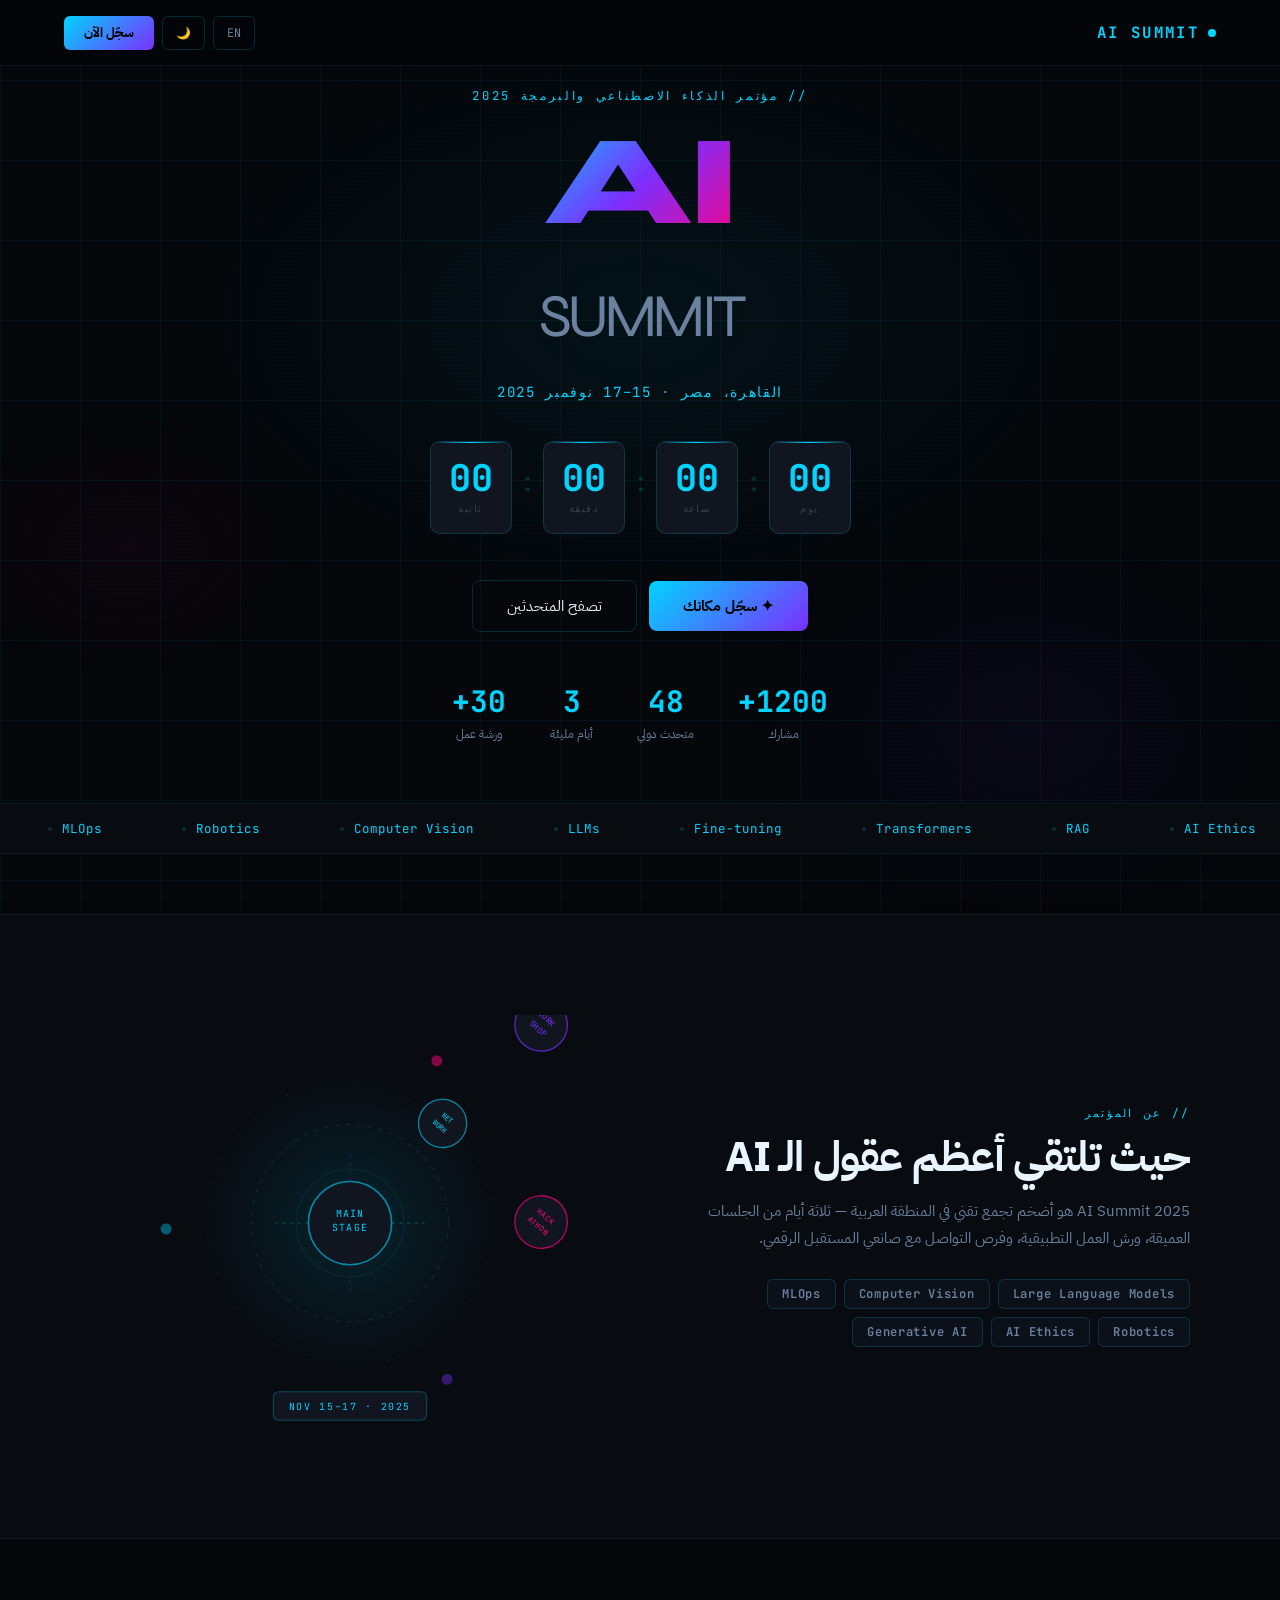
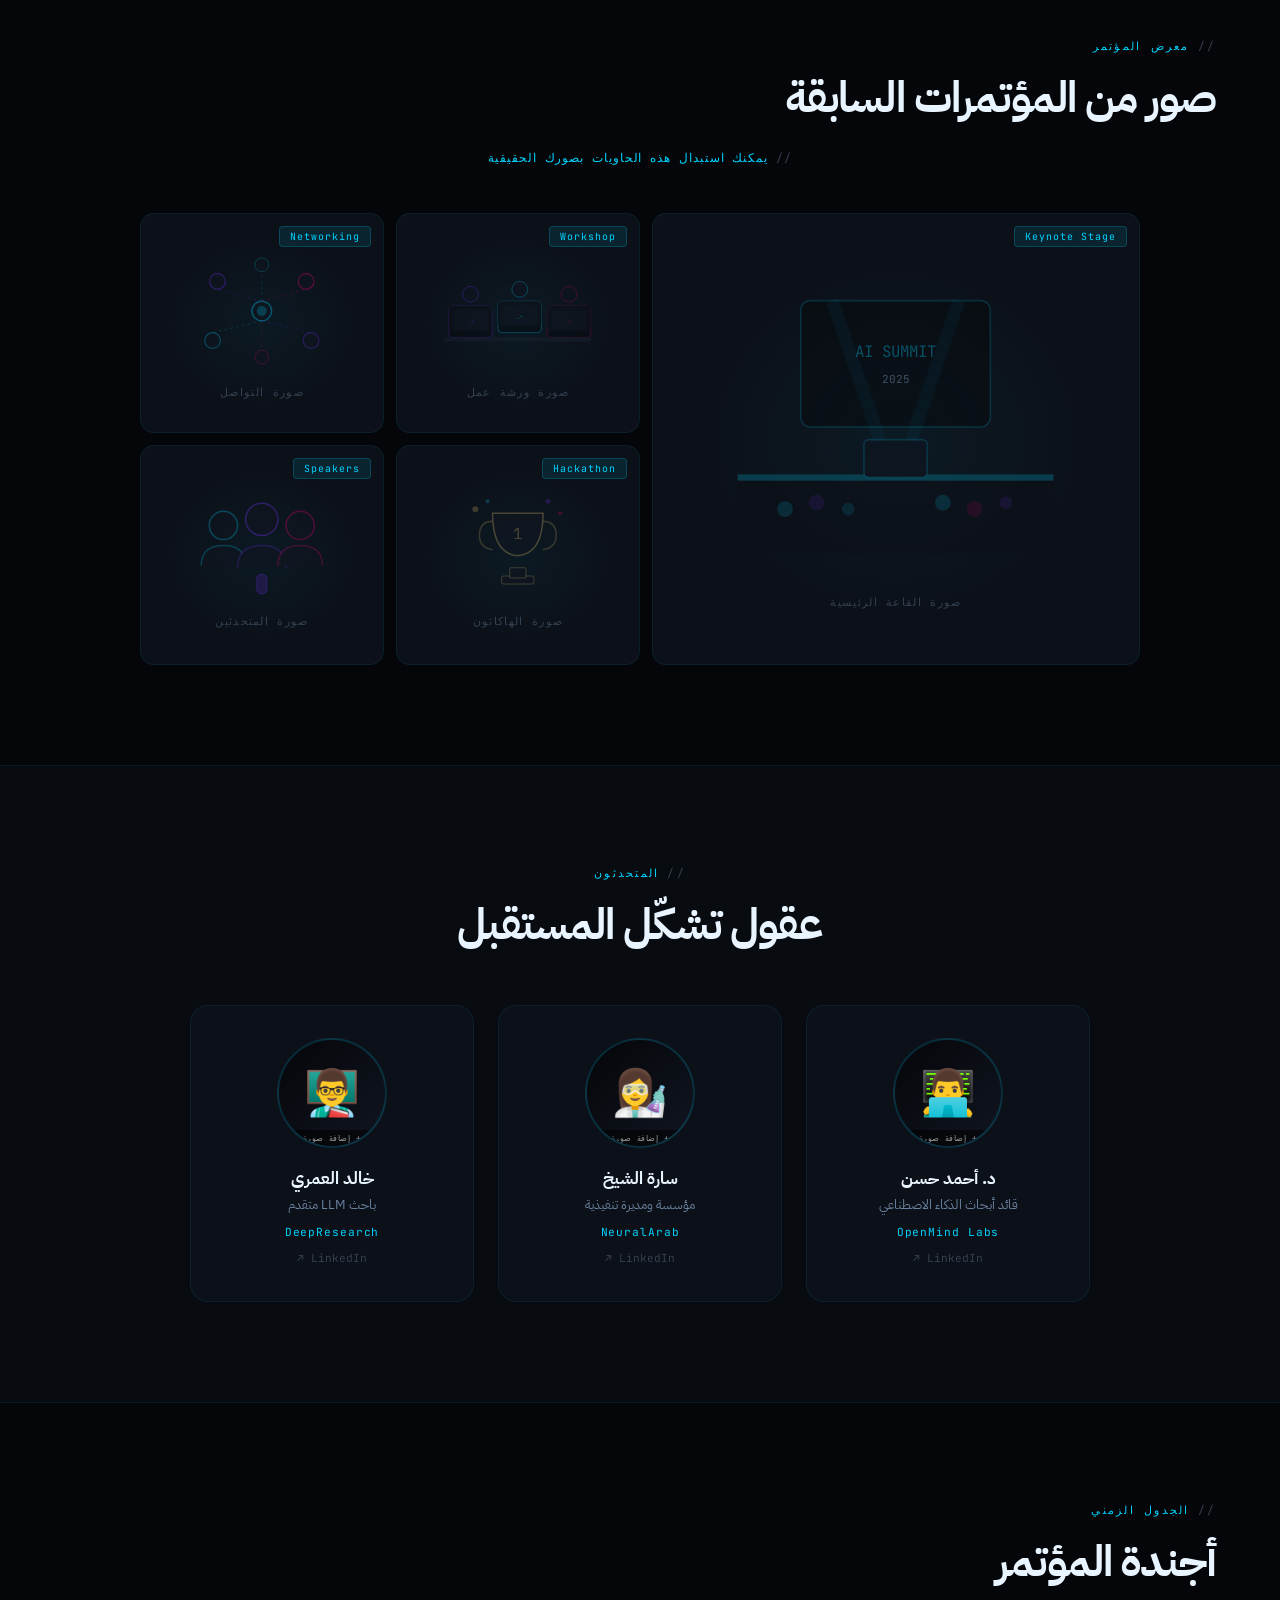
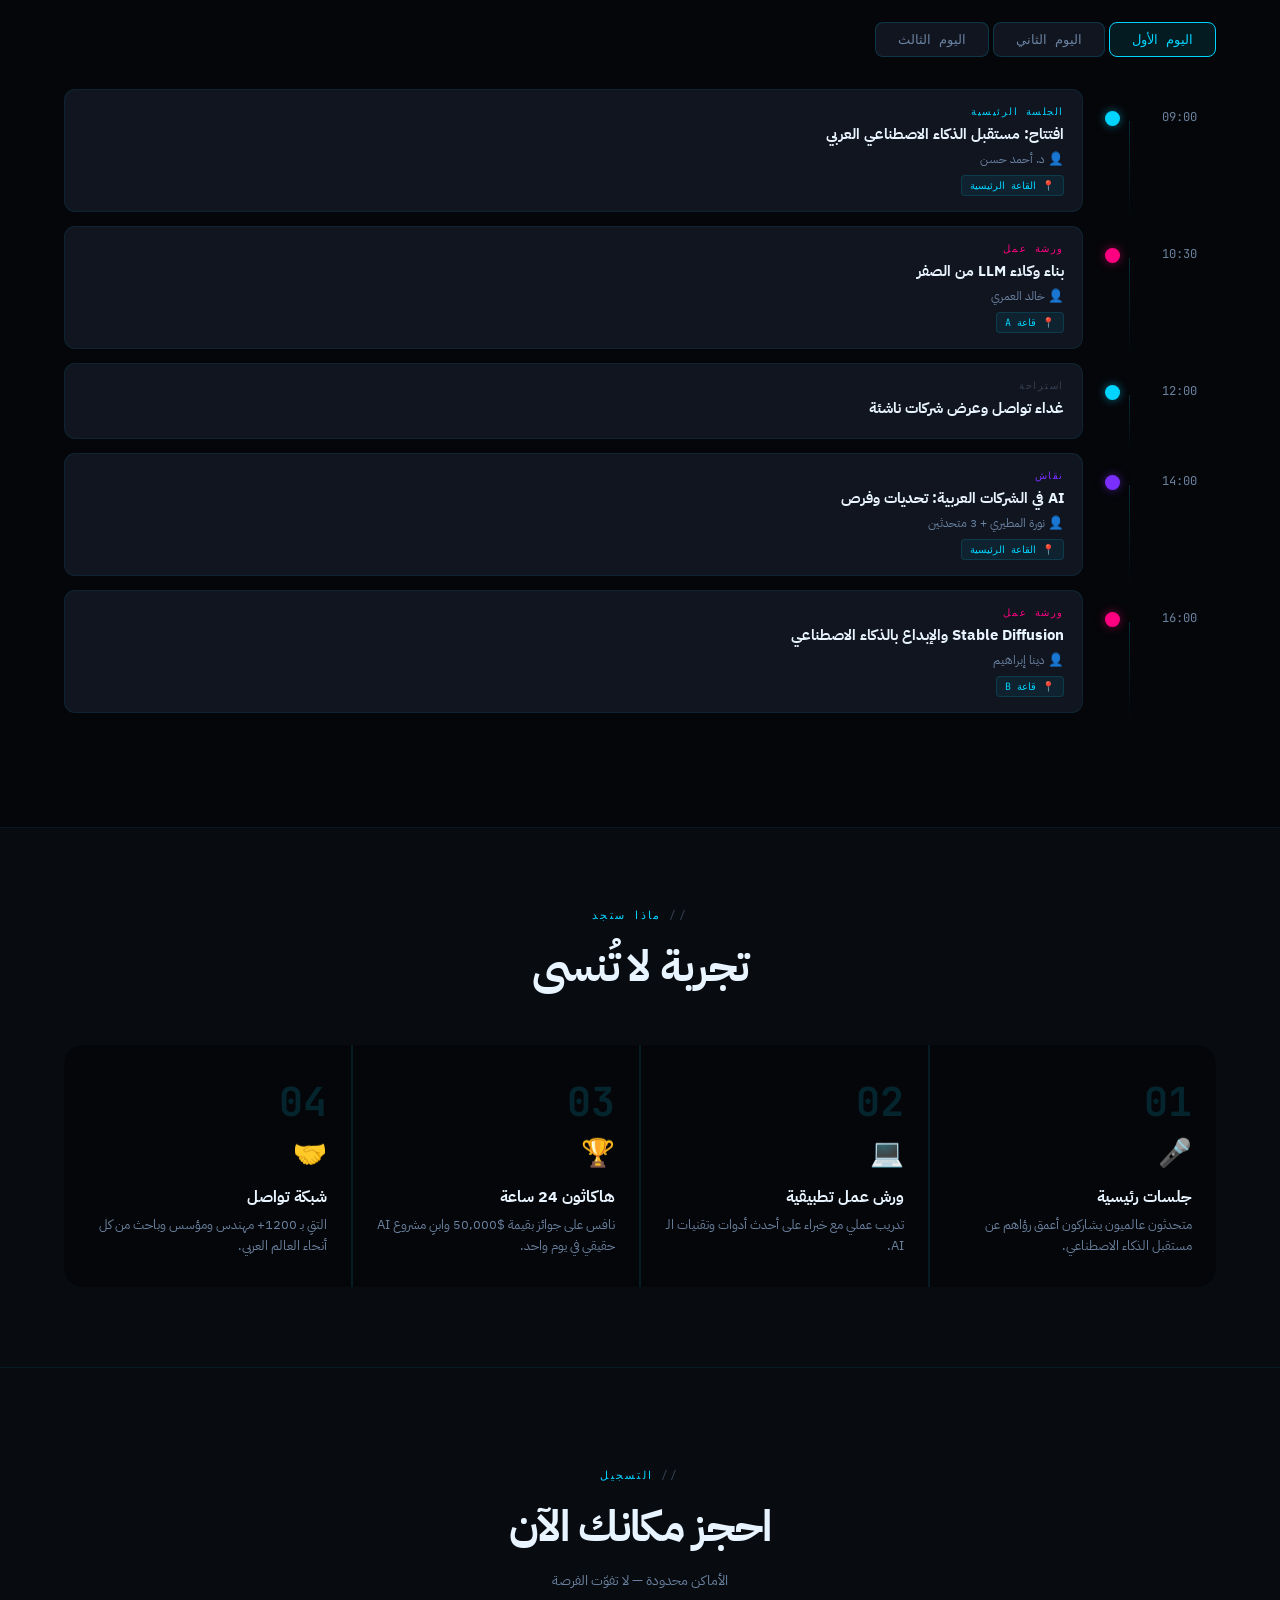
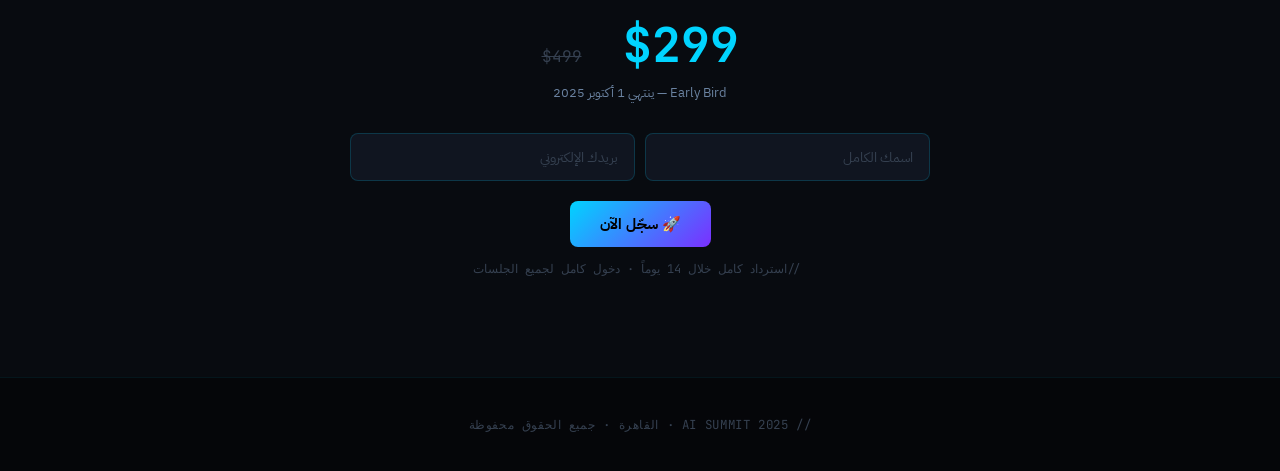
<file: web_ai/index.html>
<!DOCTYPE html>
<html lang="ar" dir="rtl" data-theme="dark">
<head>
<meta charset="UTF-8">
<meta name="viewport" content="width=device-width, initial-scale=1.0">
<title>AI Summit 2025 — المؤتمر التقني</title>
<link rel="preconnect" href="https://fonts.googleapis.com">
<link href="https://fonts.googleapis.com/css2?family=IBM+Plex+Sans+Arabic:wght@300;400;500;600;700&family=JetBrains+Mono:wght@400;500;700&family=Syne:wght@400;500;700;800&display=swap" rel="stylesheet">
<style>
/* ── DARK ── */
:root{
  --bg:#050609;--bg2:#080B10;--bg3:#0C1018;
  --surface:#101520;--border:rgba(0,212,255,0.08);--border2:rgba(0,212,255,0.18);
  --cyan:#00D4FF;--purple:#7B2FFF;--magenta:#FF0080;
  --text:#E8F4FF;--text2:#6A82A0;--text3:#354050;
  --glow:rgba(0,212,255,0.16);--glowM:rgba(255,0,128,0.12);
  --nav-bg:rgba(5,6,9,0.92);
  --card:#101520;
}
/* ── LIGHT ── */
[data-theme="light"]{
  --bg:#F0F5FF;--bg2:#FFFFFF;--bg3:#E4EDF8;
  --surface:#FFFFFF;--border:rgba(0,100,200,0.08);--border2:rgba(0,100,200,0.18);
  --cyan:#0072CC;--purple:#5C1FDB;--magenta:#CC0066;
  --text:#08101A;--text2:#445568;--text3:#8899AA;
  --glow:rgba(0,114,204,0.12);--glowM:rgba(204,0,102,0.1);
  --nav-bg:rgba(240,245,255,0.93);
  --card:#FFFFFF;
}

*,*::before,*::after{box-sizing:border-box;margin:0;padding:0}
html{scroll-behavior:smooth}
body{
  background:var(--bg);color:var(--text);
  font-family:'IBM Plex Sans Arabic',sans-serif;
  overflow-x:hidden;transition:background .3s,color .3s;
}
body.en{font-family:'Syne',sans-serif;direction:ltr}

/* scanlines */
body::before{
  content:'';position:fixed;inset:0;z-index:0;pointer-events:none;
  background:repeating-linear-gradient(0deg,transparent,transparent 2px,rgba(0,212,255,0.012) 2px,rgba(0,212,255,0.012) 4px);
}

/* ── NAV ── */
nav{
  position:fixed;top:0;left:0;right:0;z-index:100;
  display:flex;align-items:center;justify-content:space-between;
  padding:0 5vw;height:66px;
  background:var(--nav-bg);backdrop-filter:blur(24px);-webkit-backdrop-filter:blur(24px);
  border-bottom:1px solid var(--border);
}
.nav-logo{
  font-family:'JetBrains Mono',monospace;font-size:.98rem;font-weight:700;
  color:var(--cyan);letter-spacing:.15em;
  display:flex;align-items:center;gap:9px;
}
.logo-dot{width:8px;height:8px;border-radius:50%;background:var(--cyan);animation:blink 1.5s infinite}
@keyframes blink{0%,100%{opacity:1}50%{opacity:.15}}
.nav-r{display:flex;align-items:center;gap:8px}
.btn-c{
  height:34px;padding:0 13px;border-radius:6px;cursor:pointer;
  background:transparent;border:1px solid var(--border2);color:var(--text2);
  font-size:.74rem;font-family:'JetBrains Mono',monospace;transition:all .2s;
}
.btn-c:hover{border-color:var(--cyan);color:var(--cyan)}
.btn-reg{
  height:34px;padding:0 20px;border-radius:6px;cursor:pointer;
  background:linear-gradient(135deg,var(--cyan),var(--purple));color:#000;
  border:none;font-size:.82rem;font-weight:700;font-family:inherit;transition:all .2s;
}
.btn-reg:hover{transform:translateY(-1px);box-shadow:0 6px 20px var(--glow)}

/* ── ANIMATIONS ── */
@keyframes fadeUp{from{opacity:0;transform:translateY(20px)}to{opacity:1;transform:translateY(0)}}
@keyframes fadeIn{from{opacity:0}to{opacity:1}}
@keyframes float{0%,100%{transform:translateY(0)}50%{transform:translateY(-10px)}}
@keyframes gridMove{from{background-position:0 0}to{background-position:80px 80px}}
@keyframes rotate{from{transform:rotate(0deg)}to{transform:rotate(360deg)}}
@keyframes pulse{0%,100%{opacity:1;transform:scale(1)}50%{opacity:.4;transform:scale(1.5)}}
@keyframes scanH{from{left:-60%}to{left:110%}}
@keyframes orbit{from{transform:rotate(0deg) translateX(90px) rotate(0deg)}to{transform:rotate(360deg) translateX(90px) rotate(-360deg)}}
@keyframes orbitRev{from{transform:rotate(0deg) translateX(130px) rotate(0deg)}to{transform:rotate(-360deg) translateX(130px) rotate(360deg)}}
@keyframes marquee{from{transform:translateX(0)}to{transform:translateX(-50%)}}

/* ── HERO ── */
.hero{
  min-height:100vh;position:relative;overflow:hidden;
  display:flex;flex-direction:column;align-items:center;justify-content:center;
  text-align:center;padding:88px 5vw 60px;
}
.hero-bg{
  position:absolute;inset:0;pointer-events:none;
  background:
    radial-gradient(ellipse 65% 55% at 50% 35%,rgba(0,212,255,0.06) 0%,transparent 60%),
    radial-gradient(ellipse 40% 40% at 80% 80%,rgba(123,47,255,0.05) 0%,transparent 55%),
    radial-gradient(ellipse 30% 30% at 10% 60%,rgba(255,0,128,0.04) 0%,transparent 50%);
}
[data-theme="light"] .hero-bg{
  background:
    radial-gradient(ellipse 65% 55% at 50% 35%,rgba(0,114,204,0.06) 0%,transparent 60%),
    radial-gradient(ellipse 40% 40% at 80% 80%,rgba(92,31,219,0.04) 0%,transparent 55%);
}
.hero-grid{
  position:absolute;inset:0;pointer-events:none;
  background-image:linear-gradient(var(--border) 1px,transparent 1px),
    linear-gradient(90deg,var(--border) 1px,transparent 1px);
  background-size:80px 80px;
  animation:gridMove 22s linear infinite;
  opacity:.7;
}
.htag{
  position:relative;z-index:2;
  font-family:'JetBrains Mono',monospace;font-size:.76rem;color:var(--cyan);
  letter-spacing:.22em;text-transform:uppercase;margin-bottom:22px;
  animation:fadeUp .6s ease both;
}
h1.ctitle{
  position:relative;z-index:2;
  font-family:'Syne',sans-serif;
  font-size:clamp(3.2rem,11vw,8rem);
  font-weight:800;letter-spacing:-.04em;line-height:.88;
  animation:fadeUp .7s .1s ease both;margin-bottom:10px;
}
.tai{
  background:linear-gradient(135deg,var(--cyan) 0%,var(--purple) 50%,var(--magenta) 100%);
  -webkit-background-clip:text;-webkit-text-fill-color:transparent;background-clip:text;
}
.tsub{font-size:clamp(1.6rem,5vw,3.8rem);font-weight:400;color:var(--text2)}
.cdate{
  position:relative;z-index:2;
  font-family:'JetBrains Mono',monospace;font-size:.88rem;color:var(--text2);
  margin:22px 0 40px;letter-spacing:.12em;animation:fadeUp .7s .2s ease both;
}
.cdate span{color:var(--cyan)}

/* countdown */
.cdwrap{
  position:relative;z-index:2;
  display:flex;align-items:center;justify-content:center;gap:8px;
  flex-wrap:wrap;margin-bottom:46px;animation:fadeUp .7s .3s ease both;
}
.cblock{
  min-width:82px;padding:18px 14px;
  background:var(--surface);border:1px solid var(--border2);border-radius:10px;
  text-align:center;position:relative;overflow:hidden;transition:background .3s;
}
.cblock::before{
  content:'';position:absolute;top:0;left:0;right:0;height:1px;
  background:linear-gradient(90deg,transparent,var(--cyan),transparent);
}
.cnum{
  font-family:'JetBrains Mono',monospace;font-size:2.3rem;font-weight:700;
  color:var(--cyan);line-height:1;display:block;
}
.clbl{font-size:.63rem;color:var(--text3);letter-spacing:.14em;text-transform:uppercase;margin-top:5px;font-family:'JetBrains Mono',monospace}
.csep{font-family:'JetBrains Mono',monospace;font-size:1.6rem;color:var(--border2);margin-top:-12px}

.hbtns{
  position:relative;z-index:2;
  display:flex;align-items:center;justify-content:center;gap:12px;flex-wrap:wrap;
  animation:fadeUp .7s .4s ease both;
}
.bm1{
  padding:14px 34px;border-radius:8px;font-size:.95rem;font-weight:700;
  font-family:inherit;cursor:pointer;display:flex;align-items:center;gap:8px;
  background:linear-gradient(135deg,var(--cyan),var(--purple));color:#000;border:none;
  transition:all .25s;
}
.bm1:hover{transform:translateY(-2px);box-shadow:0 14px 36px var(--glow)}
.bm2{
  padding:14px 34px;border-radius:8px;font-size:.95rem;font-family:inherit;cursor:pointer;
  background:transparent;border:1px solid var(--border2);color:var(--text);transition:all .25s;
}
.bm2:hover{border-color:var(--cyan);color:var(--cyan)}

/* HERO STATS */
.hstats{
  position:relative;z-index:2;
  display:flex;align-items:center;justify-content:center;gap:44px;flex-wrap:wrap;
  margin-top:50px;animation:fadeUp .7s .5s ease both;
}
.hstat{text-align:center}
.hstat-n{font-family:'JetBrains Mono',monospace;font-size:1.85rem;font-weight:700;color:var(--cyan)}
.hstat-l{font-size:.76rem;color:var(--text2);margin-top:4px}

/* ── MARQUEE STRIP ── */
.marquee-strip{
  position:relative;z-index:2;
  overflow:hidden;border-top:1px solid var(--border);border-bottom:1px solid var(--border);
  background:var(--bg2);padding:16px 0;margin-top:60px;
  transition:background .3s;
}
.marquee-inner{
  display:flex;gap:0;width:max-content;
  animation:marquee 28s linear infinite;
}
.marquee-item{
  display:flex;align-items:center;gap:10px;
  padding:0 40px;font-family:'JetBrains Mono',monospace;
  font-size:.78rem;color:var(--text2);white-space:nowrap;letter-spacing:.08em;
}
.marquee-item span{color:var(--cyan)}
.marquee-dot{width:4px;height:4px;border-radius:50%;background:var(--border2);flex-shrink:0}

/* ── VISUAL SECTION: AI GRAPHIC ── */
.visual-section{
  padding:100px 5vw;position:relative;z-index:1;
  background:var(--bg2);border-top:1px solid var(--border);border-bottom:1px solid var(--border);
  transition:background .3s;
}
.vs-grid{
  display:grid;grid-template-columns:1fr 1fr;gap:60px;align-items:center;
  max-width:1100px;margin:0 auto;
}
@media(max-width:768px){.vs-grid{grid-template-columns:1fr;gap:40px}}
.vs-text{}
.vs-eyebrow{
  font-family:'JetBrains Mono',monospace;font-size:.7rem;color:var(--cyan);
  letter-spacing:.2em;text-transform:uppercase;margin-bottom:14px;
}
.vs-eyebrow::before{content:'// '}
.vs-title{font-size:clamp(1.7rem,3.5vw,2.6rem);font-weight:800;letter-spacing:-.02em;line-height:1.15;margin-bottom:16px}
.vs-desc{font-size:.96rem;color:var(--text2);line-height:1.75;margin-bottom:28px}
.vs-pills{display:flex;flex-wrap:wrap;gap:8px}
.pill{
  padding:6px 14px;border-radius:6px;font-size:.76rem;font-weight:600;
  font-family:'JetBrains Mono',monospace;letter-spacing:.06em;
  border:1px solid var(--border2);color:var(--text2);background:var(--bg3);
  transition:all .2s;
}
.pill:hover{border-color:var(--cyan);color:var(--cyan)}

/* SVG illustration for conference */
.conf-illustration{
  position:relative;width:100%;max-width:460px;margin:0 auto;
  animation:float 5s ease-in-out infinite;
}

/* ── PHOTO GRID ── */
.photo-section{padding:100px 5vw;position:relative;z-index:1}
.photo-grid{
  display:grid;
  grid-template-columns:2fr 1fr 1fr;
  grid-template-rows:220px 220px;
  gap:12px;max-width:1000px;margin:48px auto 0;
}
@media(max-width:700px){.photo-grid{grid-template-columns:1fr 1fr;grid-template-rows:auto}}
.photo-cell{
  border-radius:14px;overflow:hidden;position:relative;
  background:var(--bg3);border:1px solid var(--border);
  display:flex;align-items:center;justify-content:center;
  transition:all .3s;cursor:pointer;
}
.photo-cell:hover{border-color:var(--border2);transform:scale(1.02)}
.photo-cell.tall{grid-row:span 2}
.photo-placeholder{
  display:flex;flex-direction:column;align-items:center;justify-content:center;
  gap:10px;width:100%;height:100%;padding:20px;
  position:relative;overflow:hidden;
}
/* subtle inner glow for placeholders */
.photo-placeholder::before{
  content:'';position:absolute;inset:0;
  background:radial-gradient(ellipse 60% 60% at 50% 50%,rgba(0,212,255,0.05) 0%,transparent 70%);
}
[data-theme="light"] .photo-placeholder::before{
  background:radial-gradient(ellipse 60% 60% at 50% 50%,rgba(0,114,204,0.05) 0%,transparent 70%);
}
.ph-icon{font-size:2.4rem;opacity:.5}
.ph-label{
  font-family:'JetBrains Mono',monospace;font-size:.68rem;color:var(--text3);
  letter-spacing:.12em;text-transform:uppercase;
}
.ph-badge{
  position:absolute;top:12px;
  background:rgba(0,212,255,.1);border:1px solid rgba(0,212,255,.2);
  color:var(--cyan);padding:3px 10px;border-radius:4px;
  font-family:'JetBrains Mono',monospace;font-size:.62rem;letter-spacing:.1em;
}
:not(body.en) .ph-badge{right:12px}
body.en .ph-badge{left:12px}
[data-theme="light"] .ph-badge{background:rgba(0,114,204,.08);border-color:rgba(0,114,204,.2)}

/* upload hint */
.upload-hint{
  text-align:center;margin-top:20px;
  font-family:'JetBrains Mono',monospace;font-size:.72rem;color:var(--text3);letter-spacing:.08em;
}
.upload-hint span{color:var(--cyan)}

/* ── SPEAKERS (3 only) ── */
.speakers-section{
  background:var(--bg2);border-top:1px solid var(--border);border-bottom:1px solid var(--border);
  padding:100px 5vw;position:relative;z-index:1;transition:background .3s;
}
.sp-grid{
  display:grid;grid-template-columns:repeat(3,1fr);gap:24px;
  max-width:900px;margin:48px auto 0;
}
@media(max-width:640px){.sp-grid{grid-template-columns:1fr}}
.sp-card{
  padding:32px 24px;background:var(--bg3);border:1px solid var(--border);
  border-radius:18px;text-align:center;transition:all .35s;position:relative;overflow:hidden;
}
.sp-card::before{
  content:'';position:absolute;inset:0;
  background:radial-gradient(ellipse 80% 60% at 50% -10%,rgba(0,212,255,0.06) 0%,transparent 60%);
  opacity:0;transition:opacity .35s;
}
[data-theme="light"] .sp-card::before{
  background:radial-gradient(ellipse 80% 60% at 50% -10%,rgba(0,114,204,0.06) 0%,transparent 60%);
}
.sp-card:hover{transform:translateY(-6px);border-color:var(--border2)}
.sp-card:hover::before{opacity:1}
/* photo frame */
.sp-photo{
  width:110px;height:110px;border-radius:50%;margin:0 auto 18px;
  background:linear-gradient(135deg,var(--bg),var(--surface));
  border:2px solid var(--border2);
  display:flex;align-items:center;justify-content:center;
  font-size:2.8rem;position:relative;overflow:hidden;
  transition:border-color .35s;
}
.sp-card:hover .sp-photo{border-color:var(--cyan)}
.sp-photo-label{
  position:absolute;bottom:0;left:0;right:0;
  background:rgba(0,0,0,.55);
  font-family:'JetBrains Mono',monospace;font-size:.52rem;
  color:rgba(255,255,255,.6);text-align:center;padding:3px 0;letter-spacing:.05em;
}
[data-theme="light"] .sp-photo-label{background:rgba(255,255,255,.65);color:rgba(0,0,0,.5)}
.sp-name{font-size:1.05rem;font-weight:700;margin-bottom:5px}
.sp-role{font-size:.8rem;color:var(--text2);margin-bottom:10px;line-height:1.45}
.sp-co{
  font-family:'JetBrains Mono',monospace;font-size:.7rem;color:var(--cyan);letter-spacing:.08em;
}
.sp-social{
  display:inline-flex;align-items:center;gap:5px;margin-top:12px;
  font-size:.7rem;color:var(--text3);background:none;border:none;cursor:pointer;
  font-family:'JetBrains Mono',monospace;transition:color .2s;
}
.sp-social:hover{color:var(--cyan)}

/* ── TIMELINE ── */
.tl-section{padding:100px 5vw;position:relative;z-index:1}
.day-tabs{display:flex;gap:4px;flex-wrap:wrap;margin-bottom:32px}
.dtab{
  background:var(--surface);border:1px solid var(--border2);color:var(--text2);
  cursor:pointer;padding:8px 22px;border-radius:8px;
  font-size:.8rem;font-family:'JetBrains Mono',monospace;transition:all .2s;
}
.dtab.active{background:rgba(0,212,255,.1);border-color:var(--cyan);color:var(--cyan)}
.dtab:hover:not(.active){color:var(--text)}
.tl-track{display:flex;flex-direction:column}
.tl-item{display:flex;gap:22px;position:relative}
.tl-item::before{
  content:'';position:absolute;
  top:32px;bottom:0;width:1px;
  background:linear-gradient(180deg,var(--cyan),transparent);opacity:.2;
}
:not(body.en) .tl-item::before{right:86px}
body.en .tl-item::before{left:86px}
.tl-t{
  min-width:74px;font-family:'JetBrains Mono',monospace;font-size:.76rem;
  color:var(--text2);padding-top:20px;text-align:center;flex-shrink:0;
}
.tl-dot{
  width:15px;height:15px;border-radius:50%;margin-top:22px;flex-shrink:0;
  background:var(--cyan);box-shadow:0 0 10px rgba(0,212,255,.5);z-index:1;
}
.tl-dot.m{background:var(--magenta);box-shadow:0 0 10px rgba(255,0,128,.5)}
.tl-dot.p{background:var(--purple);box-shadow:0 0 10px rgba(123,47,255,.5)}
.tl-c{
  flex:1;padding:15px 18px;margin-bottom:14px;
  background:var(--surface);border:1px solid var(--border);border-radius:11px;
  transition:all .3s;
}
.tl-c:hover{border-color:var(--border2)}
.tl-type{font-family:'JetBrains Mono',monospace;font-size:.63rem;letter-spacing:.15em;text-transform:uppercase;margin-bottom:5px}
.t-k{color:var(--cyan)}.t-w{color:var(--magenta)}.t-p{color:var(--purple)}.t-b{color:var(--text3)}
.tl-ttl{font-size:.93rem;font-weight:700;margin-bottom:4px}
.tl-sp{font-size:.78rem;color:var(--text2)}
.tl-tr{
  display:inline-flex;align-items:center;gap:4px;margin-top:7px;
  font-family:'JetBrains Mono',monospace;font-size:.63rem;
  padding:3px 8px;border-radius:4px;
  background:rgba(0,212,255,.07);color:var(--cyan);border:1px solid rgba(0,212,255,.14);
}
[data-theme="light"] .tl-tr{background:rgba(0,114,204,.07);border-color:rgba(0,114,204,.14)}

/* ── FEATURES STRIP ── */
.feat-strip{
  padding:80px 5vw;position:relative;z-index:1;
  background:var(--bg2);border-top:1px solid var(--border);
  transition:background .3s;
}
.feat-grid{
  display:grid;grid-template-columns:repeat(auto-fit,minmax(220px,1fr));
  gap:2px;background:var(--border);border-radius:18px;overflow:hidden;margin-top:46px;
}
.feat-item{
  background:var(--bg);padding:30px 24px;transition:background .3s;
}
[data-theme="light"] .feat-item{background:var(--bg3)}
.feat-item:hover{background:var(--bg3)}
[data-theme="light"] .feat-item:hover{background:#D8E8F8}
.fi-n{font-family:'JetBrains Mono',monospace;font-size:2.5rem;font-weight:700;color:var(--cyan);opacity:.15;margin-bottom:4px}
.fi-i{font-size:1.7rem;margin-bottom:12px}
.fi-t{font-size:.97rem;font-weight:700;margin-bottom:7px}
.fi-d{font-size:.83rem;color:var(--text2);line-height:1.6}

/* ── REGISTER ── */
.reg-section{
  padding:100px 5vw;background:var(--bg2);border-top:1px solid var(--border);
  text-align:center;position:relative;z-index:1;transition:background .3s;
}
.reg-wrap{max-width:580px;margin:0 auto}
.reg-price{
  font-family:'JetBrains Mono',monospace;font-size:3rem;font-weight:700;color:var(--cyan);
  margin:22px 0 6px;
}
.reg-price s{font-size:1rem;color:var(--text3);margin-inline-start:12px;font-weight:400;text-decoration:line-through}
.reg-per{font-size:.84rem;color:var(--text2);margin-bottom:30px}
.reg-form{display:flex;gap:10px;flex-wrap:wrap;justify-content:center;margin-bottom:20px}
.reg-in{
  flex:1;min-width:210px;padding:12px 16px;border-radius:8px;
  background:var(--surface);border:1px solid var(--border2);
  color:var(--text);font-size:.9rem;font-family:inherit;
  outline:none;transition:border-color .2s;
}
.reg-in:focus{border-color:var(--cyan)}
.reg-in::placeholder{color:var(--text3)}
.reg-btn{
  padding:12px 30px;border-radius:8px;
  background:linear-gradient(135deg,var(--cyan),var(--purple));color:#000;
  border:none;font-size:.93rem;font-weight:700;font-family:inherit;cursor:pointer;
  transition:all .25s;
}
.reg-btn:hover{transform:translateY(-1px);box-shadow:0 10px 28px var(--glow)}
.reg-note{font-size:.75rem;color:var(--text3);font-family:'JetBrains Mono',monospace;margin-top:14px}

/* ── SECTION LABEL ── */
.sec-lbl{
  font-family:'JetBrains Mono',monospace;font-size:.7rem;color:var(--cyan);
  letter-spacing:.2em;text-transform:uppercase;margin-bottom:12px;
  display:flex;align-items:center;gap:8px;
}
.sec-lbl::before{content:'//';color:var(--text3)}
.sec-title{font-size:clamp(1.8rem,4vw,2.7rem);font-weight:800;letter-spacing:-.02em}
.sec-tc{text-align:center}
.sec-tc .sec-lbl{justify-content:center}

footer{
  padding:38px 5vw;text-align:center;border-top:1px solid var(--border);
  color:var(--text3);font-size:.78rem;font-family:'JetBrains Mono',monospace;letter-spacing:.05em;
  position:relative;z-index:1;
}
.reveal{opacity:0;transform:translateY(26px);transition:opacity .7s ease,transform .7s ease}
.reveal.visible{opacity:1;transform:translateY(0)}

@media(max-width:580px){
  h1.ctitle{font-size:3rem}
  .cnum{font-size:1.55rem}
  .cblock{min-width:58px;padding:12px 8px}
  .hbtns{flex-direction:column;align-items:stretch}
  .bm1,.bm2{justify-content:center}
  .photo-grid{grid-template-columns:1fr;grid-template-rows:auto}
  .photo-cell.tall{grid-row:span 1}
}
</style>
</head>
<body>

<!-- NAV -->
<nav>
  <div class="nav-logo"><div class="logo-dot"></div><span>AI SUMMIT</span></div>
  <div class="nav-r">
    <button class="btn-c" id="btnLang" onclick="toggleLang()">EN</button>
    <button class="btn-c" id="btnTheme" onclick="toggleTheme()">🌙</button>
    <button class="btn-reg" id="navReg" onclick="document.getElementById('register').scrollIntoView({behavior:'smooth'})">سجّل الآن</button>
  </div>
</nav>

<!-- HERO -->
<section class="hero">
  <div class="hero-bg"></div>
  <div class="hero-grid"></div>

  <div class="htag" id="heroTag">// مؤتمر الذكاء الاصطناعي والبرمجة 2025</div>
  <h1 class="ctitle">
    <span class="tai">AI</span><br>
    <span class="tsub" id="heroSummit">SUMMIT</span>
  </h1>
  <div class="cdate"><span id="cdCity">القاهرة، مصر</span> · <span id="cdDate">15–17 نوفمبر 2025</span></div>

  <div class="cdwrap">
    <div class="cblock"><span class="cnum" id="cdD">00</span><div class="clbl" id="cdDL">يوم</div></div>
    <div class="csep">:</div>
    <div class="cblock"><span class="cnum" id="cdH">00</span><div class="clbl" id="cdHL">ساعة</div></div>
    <div class="csep">:</div>
    <div class="cblock"><span class="cnum" id="cdM">00</span><div class="clbl" id="cdML">دقيقة</div></div>
    <div class="csep">:</div>
    <div class="cblock"><span class="cnum" id="cdS">00</span><div class="clbl" id="cdSL">ثانية</div></div>
  </div>

  <div class="hbtns">
    <button class="bm1" onclick="document.getElementById('register').scrollIntoView({behavior:'smooth'})" id="hb1">✦ سجّل مكانك</button>
    <button class="bm2" onclick="document.getElementById('speakers').scrollIntoView({behavior:'smooth'})" id="hb2">تصفح المتحدثين</button>
  </div>

  <div class="hstats">
    <div class="hstat"><div class="hstat-n">1200+</div><div class="hstat-l" id="hs1">مشارك</div></div>
    <div class="hstat"><div class="hstat-n">48</div><div class="hstat-l" id="hs2">متحدث دولي</div></div>
    <div class="hstat"><div class="hstat-n">3</div><div class="hstat-l" id="hs3">أيام مليئة</div></div>
    <div class="hstat"><div class="hstat-n">30+</div><div class="hstat-l" id="hs4">ورشة عمل</div></div>
  </div>

  <!-- MARQUEE -->
  <div class="marquee-strip">
    <div class="marquee-inner" id="marqueeInner">
      <!-- filled by JS -->
    </div>
  </div>
</section>

<!-- VISUAL / ABOUT -->
<section class="visual-section">
  <div class="vs-grid reveal">
    <div class="vs-text">
      <div class="vs-eyebrow" id="vsEye">عن المؤتمر</div>
      <h2 class="vs-title" id="vsTitle">حيث تلتقي أعظم عقول الـ AI</h2>
      <p class="vs-desc" id="vsDesc">AI Summit 2025 هو أضخم تجمع تقني في المنطقة العربية — ثلاثة أيام من الجلسات العميقة، ورش العمل التطبيقية، وفرص التواصل مع صانعي المستقبل الرقمي.</p>
      <div class="vs-pills" id="vsPills">
        <span class="pill">Large Language Models</span>
        <span class="pill">Computer Vision</span>
        <span class="pill">MLOps</span>
        <span class="pill">Robotics</span>
        <span class="pill">AI Ethics</span>
        <span class="pill">Generative AI</span>
      </div>
    </div>
    <!-- SVG Conference Illustration -->
    <div class="conf-illustration">
      <svg viewBox="0 0 420 380" fill="none" xmlns="http://www.w3.org/2000/svg" style="width:100%;height:auto">
        <defs>
          <radialGradient id="gCenter" cx="50%" cy="50%" r="50%">
            <stop offset="0%" stop-color="#00D4FF" stop-opacity=".12"/>
            <stop offset="100%" stop-color="#00D4FF" stop-opacity="0"/>
          </radialGradient>
          <radialGradient id="gNode" cx="50%" cy="50%" r="50%">
            <stop offset="0%" stop-color="#00D4FF" stop-opacity=".3"/>
            <stop offset="100%" stop-color="#7B2FFF" stop-opacity=".1"/>
          </radialGradient>
        </defs>

        <!-- bg glow -->
        <circle cx="210" cy="190" r="140" fill="url(#gCenter)"/>

        <!-- orbit rings -->
        <circle cx="210" cy="190" r="90" stroke="#00D4FF" stroke-opacity=".12" stroke-width="1" stroke-dasharray="4 6"/>
        <circle cx="210" cy="190" r="130" stroke="#7B2FFF" stroke-opacity=".1" stroke-width="1" stroke-dasharray="3 9"/>
        <circle cx="210" cy="190" r="168" stroke="#FF0080" stroke-opacity=".07" stroke-width="1" stroke-dasharray="2 12"/>

        <!-- center node — main stage -->
        <circle cx="210" cy="190" r="38" fill="#101520" stroke="#00D4FF" stroke-width="1.5" stroke-opacity=".6"/>
        <text x="210" y="184" text-anchor="middle" font-family="JetBrains Mono" font-size="9" fill="#00D4FF" letter-spacing="1">MAIN</text>
        <text x="210" y="197" text-anchor="middle" font-family="JetBrains Mono" font-size="9" fill="#00D4FF" letter-spacing="1">STAGE</text>
        <!-- center pulse -->
        <circle cx="210" cy="190" r="44" stroke="#00D4FF" stroke-width="1" stroke-opacity=".25">
          <animate attributeName="r" values="44;52;44" dur="3s" repeatCount="indefinite"/>
          <animate attributeName="stroke-opacity" values=".25;0;.25" dur="3s" repeatCount="indefinite"/>
        </circle>

        <!-- orbit nodes -->
        <!-- node 1: Workshop A — top -->
        <g transform="translate(210,100)">
          <circle r="24" fill="#101520" stroke="#7B2FFF" stroke-width="1.2" stroke-opacity=".7"/>
          <text text-anchor="middle" y="-5" font-family="JetBrains Mono" font-size="7.5" fill="#7B2FFF">WORK</text>
          <text text-anchor="middle" y="7" font-family="JetBrains Mono" font-size="7.5" fill="#7B2FFF">SHOP</text>
          <animateTransform attributeName="transform" type="rotate" from="0 210 190" to="360 210 190" dur="18s" repeatCount="indefinite" additive="sum"/>
        </g>

        <!-- node 2: Keynote — right -->
        <g transform="translate(300,190)">
          <circle r="22" fill="#101520" stroke="#00D4FF" stroke-width="1.2" stroke-opacity=".7"/>
          <text text-anchor="middle" y="-4" font-family="JetBrains Mono" font-size="7" fill="#00D4FF">KEY</text>
          <text text-anchor="middle" y="7" font-family="JetBrains Mono" font-size="7" fill="#00D4FF">NOTE</text>
          <animateTransform attributeName="transform" type="rotate" from="0 210 190" to="360 210 190" dur="18s" repeatCount="indefinite" additive="sum"/>
        </g>

        <!-- node 3: Hackathon — bottom -->
        <g transform="translate(210,280)">
          <circle r="24" fill="#101520" stroke="#FF0080" stroke-width="1.2" stroke-opacity=".7"/>
          <text text-anchor="middle" y="-4" font-family="JetBrains Mono" font-size="7" fill="#FF0080">HACK</text>
          <text text-anchor="middle" y="7" font-family="JetBrains Mono" font-size="7" fill="#FF0080">ATHON</text>
          <animateTransform attributeName="transform" type="rotate" from="0 210 190" to="360 210 190" dur="18s" repeatCount="indefinite" additive="sum"/>
        </g>

        <!-- node 4: Networking — left -->
        <g transform="translate(120,190)">
          <circle r="22" fill="#101520" stroke="#00D4FF" stroke-width="1.2" stroke-opacity=".6"/>
          <text text-anchor="middle" y="-4" font-family="JetBrains Mono" font-size="6.5" fill="#00D4FF">NET</text>
          <text text-anchor="middle" y="6" font-family="JetBrains Mono" font-size="6.5" fill="#00D4FF">WORK</text>
          <animateTransform attributeName="transform" type="rotate" from="0 210 190" to="360 210 190" dur="18s" repeatCount="indefinite" additive="sum"/>
        </g>

        <!-- outer orbit: small dots -->
        <g>
          <circle cx="210" cy="22" r="5" fill="#FF0080" fill-opacity=".5">
            <animateTransform attributeName="transform" type="rotate" from="0 210 190" to="360 210 190" dur="26s" repeatCount="indefinite"/>
          </circle>
          <circle cx="210" cy="22" r="5" fill="#7B2FFF" fill-opacity=".4">
            <animateTransform attributeName="transform" type="rotate" from="120 210 190" to="480 210 190" dur="26s" repeatCount="indefinite"/>
          </circle>
          <circle cx="210" cy="22" r="5" fill="#00D4FF" fill-opacity=".4">
            <animateTransform attributeName="transform" type="rotate" from="240 210 190" to="600 210 190" dur="26s" repeatCount="indefinite"/>
          </circle>
        </g>

        <!-- connector lines from center to nodes -->
        <line x1="210" y1="152" x2="210" y2="124" stroke="#7B2FFF" stroke-opacity=".25" stroke-width="1" stroke-dasharray="3 4"/>
        <line x1="248" y1="190" x2="278" y2="190" stroke="#00D4FF" stroke-opacity=".25" stroke-width="1" stroke-dasharray="3 4"/>
        <line x1="210" y1="228" x2="210" y2="256" stroke="#FF0080" stroke-opacity=".25" stroke-width="1" stroke-dasharray="3 4"/>
        <line x1="172" y1="190" x2="142" y2="190" stroke="#00D4FF" stroke-opacity=".2" stroke-width="1" stroke-dasharray="3 4"/>

        <!-- date badge -->
        <rect x="140" y="344" width="140" height="26" rx="5" fill="#101520" stroke="#00D4FF" stroke-opacity=".3" stroke-width="1"/>
        <text x="210" y="361" text-anchor="middle" font-family="JetBrains Mono" font-size="9" fill="#00D4FF" letter-spacing="1.5">NOV 15–17 · 2025</text>
      </svg>
    </div>
  </div>
</section>

<!-- PHOTO GALLERY / PLACEHOLDERS -->
<section class="photo-section">
  <div class="sec-lbl" id="galLbl">معرض المؤتمر</div>
  <h2 class="sec-title" id="galTitle">صور من المؤتمرات السابقة</h2>
  <div class="upload-hint" id="uploadHint">// <span>يمكنك استبدال هذه الحاويات بصورك الحقيقية</span></div>

  <div class="photo-grid reveal">
    <!-- big cell -->
    <div class="photo-cell tall">
      <div class="photo-placeholder">
        <div class="ph-badge" id="ph1badge">Keynote Stage</div>
        <!-- inline SVG: stage illustration -->
        <svg viewBox="0 0 240 200" style="width:85%;opacity:.55" fill="none" xmlns="http://www.w3.org/2000/svg">
          <rect x="20" y="130" width="200" height="50" rx="4" fill="#0C1018"/>
          <rect x="20" y="130" width="200" height="4" fill="#00D4FF" fill-opacity=".4"/>
          <!-- screen -->
          <rect x="60" y="20" width="120" height="80" rx="6" fill="#080B10" stroke="#00D4FF" stroke-opacity=".3" stroke-width="1"/>
          <text x="120" y="56" text-anchor="middle" font-family="JetBrains Mono" font-size="10" fill="#00D4FF" fill-opacity=".6">AI SUMMIT</text>
          <text x="120" y="72" text-anchor="middle" font-family="JetBrains Mono" font-size="7" fill="#6A82A0">2025</text>
          <!-- podium -->
          <rect x="100" y="108" width="40" height="24" rx="3" fill="#101520" stroke="#00D4FF" stroke-opacity=".3" stroke-width="1"/>
          <!-- audience dots -->
          <circle cx="50" cy="152" r="5" fill="#00D4FF" fill-opacity=".25"/>
          <circle cx="70" cy="148" r="5" fill="#7B2FFF" fill-opacity=".2"/>
          <circle cx="90" cy="152" r="4" fill="#00D4FF" fill-opacity=".2"/>
          <circle cx="150" cy="148" r="5" fill="#00D4FF" fill-opacity=".25"/>
          <circle cx="170" cy="152" r="5" fill="#FF0080" fill-opacity=".2"/>
          <circle cx="190" cy="148" r="4" fill="#7B2FFF" fill-opacity=".2"/>
          <!-- lights -->
          <line x1="80" y1="20" x2="110" y2="108" stroke="#00D4FF" stroke-opacity=".08" stroke-width="8"/>
          <line x1="160" y1="20" x2="130" y2="108" stroke="#00D4FF" stroke-opacity=".08" stroke-width="8"/>
        </svg>
        <span class="ph-label" id="ph1lbl">صورة القاعة الرئيسية</span>
      </div>
    </div>

    <!-- top right -->
    <div class="photo-cell">
      <div class="photo-placeholder">
        <div class="ph-badge" id="ph2badge">Workshop</div>
        <svg viewBox="0 0 160 130" style="width:78%;opacity:.55" fill="none" xmlns="http://www.w3.org/2000/svg">
          <!-- laptops row -->
          <rect x="10" y="60" width="44" height="32" rx="4" fill="#080B10" stroke="#7B2FFF" stroke-opacity=".5" stroke-width="1"/>
          <rect x="10" y="60" width="44" height="26" rx="4" fill="#0C1018"/>
          <rect x="14" y="64" width="36" height="20" fill="#101520"/>
          <text x="32" y="77" text-anchor="middle" font-size="5" fill="#7B2FFF" fill-opacity=".8" font-family="JetBrains Mono">&gt;_</text>

          <rect x="60" y="55" width="44" height="32" rx="4" fill="#080B10" stroke="#00D4FF" stroke-opacity=".5" stroke-width="1"/>
          <rect x="60" y="55" width="44" height="26" rx="4" fill="#0C1018"/>
          <rect x="64" y="59" width="36" height="20" fill="#101520"/>
          <text x="82" y="72" text-anchor="middle" font-size="5" fill="#00D4FF" fill-opacity=".8" font-family="JetBrains Mono">&gt;_</text>

          <rect x="110" y="60" width="44" height="32" rx="4" fill="#080B10" stroke="#FF0080" stroke-opacity=".4" stroke-width="1"/>
          <rect x="110" y="60" width="44" height="26" rx="4" fill="#0C1018"/>
          <rect x="114" y="64" width="36" height="20" fill="#101520"/>
          <text x="132" y="77" text-anchor="middle" font-size="5" fill="#FF0080" fill-opacity=".7" font-family="JetBrains Mono">&gt;_</text>

          <!-- people heads -->
          <circle cx="32" cy="48" r="8" fill="#101520" stroke="#7B2FFF" stroke-opacity=".5" stroke-width="1"/>
          <circle cx="82" cy="43" r="8" fill="#101520" stroke="#00D4FF" stroke-opacity=".5" stroke-width="1"/>
          <circle cx="132" cy="48" r="8" fill="#101520" stroke="#FF0080" stroke-opacity=".4" stroke-width="1"/>
          <!-- table -->
          <rect x="5" y="92" width="150" height="4" rx="2" fill="#1A2030"/>
        </svg>
        <span class="ph-label" id="ph2lbl">صورة ورشة عمل</span>
      </div>
    </div>

    <!-- middle right -->
    <div class="photo-cell">
      <div class="photo-placeholder">
        <div class="ph-badge" id="ph3badge">Networking</div>
        <svg viewBox="0 0 160 130" style="width:78%;opacity:.55" fill="none" xmlns="http://www.w3.org/2000/svg">
          <!-- connection network -->
          <circle cx="80" cy="65" r="10" fill="#101520" stroke="#00D4FF" stroke-opacity=".6" stroke-width="1.5"/>
          <circle cx="80" cy="65" r="5" fill="#00D4FF" fill-opacity=".4"/>

          <circle cx="35" cy="35" r="8" fill="#101520" stroke="#7B2FFF" stroke-opacity=".6" stroke-width="1.2"/>
          <circle cx="125" cy="35" r="8" fill="#101520" stroke="#FF0080" stroke-opacity=".6" stroke-width="1.2"/>
          <circle cx="30" cy="95" r="8" fill="#101520" stroke="#00D4FF" stroke-opacity=".5" stroke-width="1.2"/>
          <circle cx="130" cy="95" r="8" fill="#101520" stroke="#7B2FFF" stroke-opacity=".5" stroke-width="1.2"/>
          <circle cx="80" cy="18" r="7" fill="#101520" stroke="#00D4FF" stroke-opacity=".4" stroke-width="1"/>
          <circle cx="80" cy="112" r="7" fill="#101520" stroke="#FF0080" stroke-opacity=".4" stroke-width="1"/>

          <line x1="80" y1="55" x2="35" y2="43" stroke="#7B2FFF" stroke-opacity=".3" stroke-width="1" stroke-dasharray="3 3"/>
          <line x1="80" y1="55" x2="125" y2="43" stroke="#FF0080" stroke-opacity=".3" stroke-width="1" stroke-dasharray="3 3"/>
          <line x1="80" y1="75" x2="30" y2="87" stroke="#00D4FF" stroke-opacity=".3" stroke-width="1" stroke-dasharray="3 3"/>
          <line x1="80" y1="75" x2="130" y2="87" stroke="#7B2FFF" stroke-opacity=".3" stroke-width="1" stroke-dasharray="3 3"/>
          <line x1="80" y1="55" x2="80" y2="25" stroke="#00D4FF" stroke-opacity=".25" stroke-width="1" stroke-dasharray="3 3"/>
          <line x1="80" y1="75" x2="80" y2="105" stroke="#FF0080" stroke-opacity=".25" stroke-width="1" stroke-dasharray="3 3"/>
        </svg>
        <span class="ph-label" id="ph3lbl">صورة التواصل</span>
      </div>
    </div>

    <!-- bottom row: two cells -->
    <div class="photo-cell">
      <div class="photo-placeholder">
        <div class="ph-badge" id="ph4badge">Hackathon</div>
        <svg viewBox="0 0 160 120" style="width:80%;opacity:.55" fill="none" xmlns="http://www.w3.org/2000/svg">
          <!-- trophy -->
          <rect x="64" y="92" width="32" height="8" rx="2" fill="#101520" stroke="#F0C870" stroke-opacity=".4" stroke-width="1"/>
          <rect x="72" y="84" width="16" height="10" rx="1" fill="#101520" stroke="#F0C870" stroke-opacity=".4" stroke-width="1"/>
          <path d="M55 30 Q55 70 80 72 Q105 70 105 30 Z" fill="#101520" stroke="#F0C870" stroke-opacity=".5" stroke-width="1.5"/>
          <path d="M55 38 Q42 38 42 52 Q42 64 55 66" fill="none" stroke="#F0C870" stroke-opacity=".35" stroke-width="1.5"/>
          <path d="M105 38 Q118 38 118 52 Q118 64 105 66" fill="none" stroke="#F0C870" stroke-opacity=".35" stroke-width="1.5"/>
          <text x="80" y="55" text-anchor="middle" font-size="16" fill="#F0C870" fill-opacity=".5">1</text>
          <!-- sparkles -->
          <circle cx="38" cy="26" r="3" fill="#F0C870" fill-opacity=".4"/>
          <circle cx="122" cy="30" r="2" fill="#FF0080" fill-opacity=".4"/>
          <circle cx="50" cy="18" r="2" fill="#00D4FF" fill-opacity=".4"/>
          <circle cx="110" cy="18" r="2.5" fill="#7B2FFF" fill-opacity=".4"/>
        </svg>
        <span class="ph-label" id="ph4lbl">صورة الهاكاثون</span>
      </div>
    </div>

    <div class="photo-cell">
      <div class="photo-placeholder">
        <div class="ph-badge" id="ph5badge">Speakers</div>
        <svg viewBox="0 0 160 120" style="width:80%;opacity:.55" fill="none" xmlns="http://www.w3.org/2000/svg">
          <!-- 3 speaker silhouettes -->
          <circle cx="42" cy="42" r="14" fill="#101520" stroke="#00D4FF" stroke-opacity=".5" stroke-width="1.5"/>
          <path d="M20 82 Q20 62 42 62 Q64 62 64 82" fill="#101520" stroke="#00D4FF" stroke-opacity=".4" stroke-width="1.5"/>

          <circle cx="80" cy="36" r="16" fill="#101520" stroke="#7B2FFF" stroke-opacity=".6" stroke-width="1.5"/>
          <path d="M56 84 Q56 62 80 62 Q104 62 104 84" fill="#101520" stroke="#7B2FFF" stroke-opacity=".4" stroke-width="1.5"/>

          <circle cx="118" cy="42" r="14" fill="#101520" stroke="#FF0080" stroke-opacity=".5" stroke-width="1.5"/>
          <path d="M96 82 Q96 62 118 62 Q140 62 140 82" fill="#101520" stroke="#FF0080" stroke-opacity=".4" stroke-width="1.5"/>

          <!-- mic indicator -->
          <rect x="75" y="90" width="10" height="20" rx="5" fill="#7B2FFF" fill-opacity=".3" stroke="#7B2FFF" stroke-opacity=".5" stroke-width="1"/>
        </svg>
        <span class="ph-label" id="ph5lbl">صورة المتحدثين</span>
      </div>
    </div>
  </div>
</section>

<!-- SPEAKERS (3 only) -->
<section class="speakers-section" id="speakers">
  <div class="sec-tc">
    <div class="sec-lbl" id="spLbl">المتحدثون</div>
    <h2 class="sec-title" id="spTitle">عقول تشكّل المستقبل</h2>
  </div>
  <div class="sp-grid reveal" id="spGrid"></div>
</section>

<!-- TIMELINE -->
<section class="tl-section" id="timeline">
  <div class="sec-lbl" id="tlLbl">الجدول الزمني</div>
  <h2 class="sec-title" id="tlTitle">أجندة المؤتمر</h2>
  <div class="day-tabs" style="margin-top:28px">
    <button class="dtab active" onclick="switchDay(0,this)" id="d0">اليوم الأول</button>
    <button class="dtab" onclick="switchDay(1,this)" id="d1">اليوم الثاني</button>
    <button class="dtab" onclick="switchDay(2,this)" id="d2">اليوم الثالث</button>
  </div>
  <div class="tl-track reveal" id="tlTrack"></div>
</section>

<!-- FEATURES -->
<section class="feat-strip">
  <div class="sec-tc reveal">
    <div class="sec-lbl" id="ftLbl">ماذا ستجد</div>
    <h2 class="sec-title" id="ftTitle">تجربة لا تُنسى</h2>
  </div>
  <div class="feat-grid reveal">
    <div class="feat-item"><div class="fi-n">01</div><div class="fi-i">🎤</div><div class="fi-t" id="ft1t">جلسات رئيسية</div><p class="fi-d" id="ft1d">متحدثون عالميون يشاركون أعمق رؤاهم عن مستقبل الذكاء الاصطناعي.</p></div>
    <div class="feat-item"><div class="fi-n">02</div><div class="fi-i">💻</div><div class="fi-t" id="ft2t">ورش عمل تطبيقية</div><p class="fi-d" id="ft2d">تدريب عملي مع خبراء على أحدث أدوات وتقنيات الـ AI.</p></div>
    <div class="feat-item"><div class="fi-n">03</div><div class="fi-i">🏆</div><div class="fi-t" id="ft3t">هاكاثون 24 ساعة</div><p class="fi-d" id="ft3d">نافس على جوائز بقيمة $50,000 وابنِ مشروع AI حقيقي في يوم واحد.</p></div>
    <div class="feat-item"><div class="fi-n">04</div><div class="fi-i">🤝</div><div class="fi-t" id="ft4t">شبكة تواصل</div><p class="fi-d" id="ft4d">التقِ بـ 1200+ مهندس ومؤسس وباحث من كل أنحاء العالم العربي.</p></div>
  </div>
</section>

<!-- REGISTER -->
<section class="reg-section" id="register">
  <div class="reg-wrap">
    <div class="sec-lbl" style="justify-content:center" id="regLbl">التسجيل</div>
    <h2 class="sec-title sec-tc" id="regTitle">احجز مكانك الآن</h2>
    <p style="font-size:.9rem;color:var(--text2);margin-top:10px" id="regSub">الأماكن محدودة — لا تفوّت الفرصة</p>
    <div class="reg-price">$299 <s>$499</s></div>
    <div class="reg-per" id="regPer">Early Bird — ينتهي 1 أكتوبر 2025</div>
    <div class="reg-form">
      <input class="reg-in" type="text" id="regName" placeholder="اسمك الكامل">
      <input class="reg-in" type="email" id="regEmail" placeholder="بريدك الإلكتروني">
    </div>
    <button class="reg-btn" id="regBtn" onclick="doRegister()">🚀 سجّل الآن</button>
    <p class="reg-note" id="regNote">// استرداد كامل خلال 14 يوماً · دخول كامل لجميع الجلسات</p>
  </div>
</section>

<footer><p id="footerTxt">// AI SUMMIT 2025 · القاهرة · جميع الحقوق محفوظة</p></footer>

<script>
/* ── COUNTDOWN ── */
const EVT = new Date('2025-11-15T09:00:00');
function tick(){
  const diff=EVT-new Date();
  if(diff<=0) return;
  const vals=[Math.floor(diff/86400000),Math.floor((diff%86400000)/3600000),Math.floor((diff%3600000)/60000),Math.floor((diff%60000)/1000)];
  ['D','H','M','S'].forEach((id,i)=>{const el=document.getElementById('cd'+id);if(el)el.textContent=String(vals[i]).padStart(2,'0')});
}
tick();setInterval(tick,1000);

/* ── DATA ── */
const speakers={
  ar:[
    {e:'👨‍💻',n:'د. أحمد حسن',r:'قائد أبحاث الذكاء الاصطناعي',c:'OpenMind Labs'},
    {e:'👩‍🔬',n:'سارة الشيخ',r:'مؤسسة ومديرة تنفيذية',c:'NeuralArab'},
    {e:'👨‍🏫',n:'خالد العمري',r:'باحث LLM متقدم',c:'DeepResearch'},
  ],
  en:[
    {e:'👨‍💻',n:'Dr. Ahmed Hassan',r:'AI Research Lead',c:'OpenMind Labs'},
    {e:'👩‍🔬',n:'Sara Al-Sheikh',r:'Founder & CEO',c:'NeuralArab'},
    {e:'👨‍🏫',n:'Khalid Al-Omari',r:'Advanced LLM Researcher',c:'DeepResearch'},
  ]
};

const tl={
  ar:[[
    {t:'09:00',type:'keynote',tl:'الجلسة الرئيسية',ti:'افتتاح: مستقبل الذكاء الاصطناعي العربي',sp:'د. أحمد حسن',tr:'القاعة الرئيسية',d:''},
    {t:'10:30',type:'workshop',tl:'ورشة عمل',ti:'بناء وكلاء LLM من الصفر',sp:'خالد العمري',tr:'قاعة A',d:'m'},
    {t:'12:00',type:'break',tl:'استراحة',ti:'غداء تواصل وعرض شركات ناشئة',sp:'',tr:'',d:''},
    {t:'14:00',type:'panel',tl:'نقاش',ti:'AI في الشركات العربية: تحديات وفرص',sp:'نورة المطيري + 3 متحدثين',tr:'القاعة الرئيسية',d:'p'},
    {t:'16:00',type:'workshop',tl:'ورشة عمل',ti:'Stable Diffusion والإبداع بالذكاء الاصطناعي',sp:'دينا إبراهيم',tr:'قاعة B',d:'m'},
  ],[
    {t:'09:00',type:'keynote',tl:'الجلسة الرئيسية',ti:'هندسة نماذج اللغة الكبيرة',sp:'سارة الشيخ',tr:'القاعة الرئيسية',d:''},
    {t:'10:30',type:'workshop',tl:'ورشة عمل',ti:'Fine-tuning النماذج على البيانات العربية',sp:'مازن القحطاني',tr:'قاعة A',d:'m'},
    {t:'13:00',type:'panel',tl:'نقاش',ti:'أخلاقيات الذكاء الاصطناعي في المنطقة',sp:'ريم الزهراني + 4 متحدثين',tr:'القاعة الرئيسية',d:'p'},
    {t:'15:00',type:'workshop',tl:'ورشة عمل',ti:'RAG و Vector Databases عملياً',sp:'فارس العلوي',tr:'قاعة B',d:'m'},
    {t:'18:00',type:'break',tl:'حفل',ti:'حفل الشبكات وعشاء المؤتمر',sp:'',tr:'الحديقة',d:''},
  ],[
    {t:'09:00',type:'keynote',tl:'الجلسة الرئيسية',ti:'AI في الصحة والطب: رؤية 2030',sp:'ريم الزهراني',tr:'القاعة الرئيسية',d:''},
    {t:'10:30',type:'workshop',tl:'هاكاثون',ti:'بناء تطبيق AI في 4 ساعات',sp:'فريق التنظيم',tr:'قاعة الهاكاثون',d:'m'},
    {t:'14:00',type:'panel',tl:'جلسة ختامية',ti:'الروبوتيكس والمستقبل العربي',sp:'فارس العلوي',tr:'القاعة الرئيسية',d:''},
    {t:'16:00',type:'keynote',tl:'الختام',ti:'جوائز وختام: نحو مستقبل رقمي عربي',sp:'جميع المتحدثين',tr:'القاعة الرئيسية',d:'p'},
  ]],
  en:[[
    {t:'09:00',type:'keynote',tl:'KEYNOTE',ti:'Opening: The Future of Arabic AI',sp:'Dr. Ahmed Hassan',tr:'Main Hall',d:''},
    {t:'10:30',type:'workshop',tl:'WORKSHOP',ti:'Building LLM Agents from Scratch',sp:'Khalid Al-Omari',tr:'Hall A',d:'m'},
    {t:'12:00',type:'break',tl:'BREAK',ti:'Networking Lunch & Startup Showcase',sp:'',tr:'',d:''},
    {t:'14:00',type:'panel',tl:'PANEL',ti:'AI in Arab Companies: Challenges & Opportunities',sp:'Noura Al-Mutairi + 3 speakers',tr:'Main Hall',d:'p'},
    {t:'16:00',type:'workshop',tl:'WORKSHOP',ti:'Stable Diffusion & AI Creativity',sp:'Dina Ibrahim',tr:'Hall B',d:'m'},
  ],[
    {t:'09:00',type:'keynote',tl:'KEYNOTE',ti:'Engineering Large Language Models',sp:'Sara Al-Sheikh',tr:'Main Hall',d:''},
    {t:'10:30',type:'workshop',tl:'WORKSHOP',ti:'Fine-tuning Models on Arabic Data',sp:'Mazen Al-Qahtani',tr:'Hall A',d:'m'},
    {t:'13:00',type:'panel',tl:'PANEL',ti:'AI Ethics in the Arab World',sp:'Reem Al-Zahrani + 4 speakers',tr:'Main Hall',d:'p'},
    {t:'15:00',type:'workshop',tl:'WORKSHOP',ti:'RAG & Vector Databases in Practice',sp:'Faris Al-Alawi',tr:'Hall B',d:'m'},
    {t:'18:00',type:'break',tl:'SOCIAL',ti:'Networking Dinner & Conference Gala',sp:'',tr:'Garden',d:''},
  ],[
    {t:'09:00',type:'keynote',tl:'KEYNOTE',ti:'AI in Health & Medicine: Vision 2030',sp:'Reem Al-Zahrani',tr:'Main Hall',d:''},
    {t:'10:30',type:'workshop',tl:'HACKATHON',ti:'Build an AI App in 4 Hours',sp:'Organizing Team',tr:'Hackathon Hall',d:'m'},
    {t:'14:00',type:'panel',tl:'PANEL',ti:'Robotics and the Arab Future',sp:'Faris Al-Alawi',tr:'Main Hall',d:''},
    {t:'16:00',type:'keynote',tl:'CLOSING',ti:'Awards & Closing: Toward a Digital Arab Future',sp:'All Speakers',tr:'Main Hall',d:'p'},
  ]]
};

const typeClass={keynote:'t-k',workshop:'t-w',panel:'t-p',break:'t-b'};
let curDay=0,lang='ar',theme='dark';

function renderSpeakers(){
  document.getElementById('spGrid').innerHTML=speakers[lang].map(s=>`
    <div class="sp-card">
      <div class="sp-photo">${s.e}<span class="sp-photo-label">${lang==='ar'?'+ إضافة صورة':'+ Add Photo'}</span></div>
      <div class="sp-name">${s.n}</div>
      <div class="sp-role">${s.r}</div>
      <div class="sp-co">${s.c}</div>
      <button class="sp-social">LinkedIn ↗</button>
    </div>`).join('');
}
renderSpeakers();

function renderTL(){
  document.getElementById('tlTrack').innerHTML=tl[lang][curDay].map(it=>`
    <div class="tl-item">
      <div class="tl-t">${it.t}</div>
      <div class="tl-dot ${it.d}"></div>
      <div class="tl-c">
        <div class="tl-type ${typeClass[it.type]}">${it.tl}</div>
        <div class="tl-ttl">${it.ti}</div>
        ${it.sp?`<div class="tl-sp">👤 ${it.sp}</div>`:''}
        ${it.tr?`<div class="tl-tr">📍 ${it.tr}</div>`:''}
      </div>
    </div>`).join('');
}
renderTL();

function switchDay(i,btn){
  curDay=i;
  document.querySelectorAll('.dtab').forEach(b=>b.classList.remove('active'));
  btn.classList.add('active');renderTL();
}

/* marquee */
const marqueeTags={ar:['LLMs','Computer Vision','Robotics','MLOps','NLP','Generative AI','AI Ethics','RAG','Transformers','Fine-tuning'],
  en:['LLMs','Computer Vision','Robotics','MLOps','NLP','Generative AI','AI Ethics','RAG','Transformers','Fine-tuning']};
function buildMarquee(){
  const items=marqueeTags[lang];
  const html=([...items,...items]).map(t=>`<div class="marquee-item"><span>${t}</span><div class="marquee-dot"></div></div>`).join('');
  document.getElementById('marqueeInner').innerHTML=html;
}
buildMarquee();

/* translations */
const T={
  ar:{dir:'rtl',bc:'',lb:'EN',
    navReg:'سجّل الآن',heroTag:'// مؤتمر الذكاء الاصطناعي والبرمجة 2025',heroSummit:'SUMMIT',
    cdCity:'القاهرة، مصر',cdDate:'15–17 نوفمبر 2025',
    cdDL:'يوم',cdHL:'ساعة',cdML:'دقيقة',cdSL:'ثانية',
    hb1:'✦ سجّل مكانك',hb2:'تصفح المتحدثين',
    hs1:'مشارك',hs2:'متحدث دولي',hs3:'أيام مليئة',hs4:'ورشة عمل',
    vsEye:'عن المؤتمر',vsTitle:'حيث تلتقي أعظم عقول الـ AI',
    vsDesc:'AI Summit 2025 هو أضخم تجمع تقني في المنطقة العربية — ثلاثة أيام من الجلسات العميقة، ورش العمل التطبيقية، وفرص التواصل مع صانعي المستقبل الرقمي.',
    galLbl:'معرض المؤتمر',galTitle:'صور من المؤتمرات السابقة',
    uploadHint:'يمكنك استبدال هذه الحاويات بصورك الحقيقية',
    ph1badge:'Keynote Stage',ph1lbl:'صورة القاعة الرئيسية',
    ph2badge:'Workshop',ph2lbl:'صورة ورشة عمل',
    ph3badge:'Networking',ph3lbl:'صورة التواصل',
    ph4badge:'Hackathon',ph4lbl:'صورة الهاكاثون',
    ph5badge:'Speakers',ph5lbl:'صورة المتحدثين',
    spLbl:'المتحدثون',spTitle:'عقول تشكّل المستقبل',
    tlLbl:'الجدول الزمني',tlTitle:'أجندة المؤتمر',
    d0:'اليوم الأول',d1:'اليوم الثاني',d2:'اليوم الثالث',
    ftLbl:'ماذا ستجد',ftTitle:'تجربة لا تُنسى',
    ft1t:'جلسات رئيسية',ft1d:'متحدثون عالميون يشاركون أعمق رؤاهم عن مستقبل الذكاء الاصطناعي.',
    ft2t:'ورش عمل تطبيقية',ft2d:'تدريب عملي مع خبراء على أحدث أدوات وتقنيات الـ AI.',
    ft3t:'هاكاثون 24 ساعة',ft3d:'نافس على جوائز بقيمة $50,000 وابنِ مشروع AI حقيقي في يوم واحد.',
    ft4t:'شبكة تواصل',ft4d:'التقِ بـ 1200+ مهندس ومؤسس وباحث من كل أنحاء العالم العربي.',
    regLbl:'التسجيل',regTitle:'احجز مكانك الآن',regSub:'الأماكن محدودة — لا تفوّت الفرصة',
    regPer:'Early Bird — ينتهي 1 أكتوبر 2025',regBtn:'🚀 سجّل الآن',
    regNote:'// استرداد كامل خلال 14 يوماً · دخول كامل لجميع الجلسات',
    footerTxt:'// AI SUMMIT 2025 · القاهرة · جميع الحقوق محفوظة'},
  en:{dir:'ltr',bc:'en',lb:'عربي',
    navReg:'Register Now',heroTag:'// AI & Engineering Conference 2025',heroSummit:'SUMMIT',
    cdCity:'Cairo, Egypt',cdDate:'Nov 15–17, 2025',
    cdDL:'DAYS',cdHL:'HRS',cdML:'MIN',cdSL:'SEC',
    hb1:'✦ Claim Your Spot',hb2:'Browse Speakers',
    hs1:'Attendees',hs2:"Int'l Speakers",hs3:'Full Days',hs4:'Workshops',
    vsEye:'ABOUT THE SUMMIT',vsTitle:'Where the Greatest AI Minds Converge',
    vsDesc:'AI Summit 2025 is the largest tech gathering in the Arab world — three days of deep sessions, hands-on workshops, and networking with the builders of the digital future.',
    galLbl:'GALLERY',galTitle:'Photos From Past Editions',
    uploadHint:'You can replace these placeholders with your real photos',
    ph1badge:'Keynote Stage',ph1lbl:'Main Stage Photo',
    ph2badge:'Workshop',ph2lbl:'Workshop Photo',
    ph3badge:'Networking',ph3lbl:'Networking Photo',
    ph4badge:'Hackathon',ph4lbl:'Hackathon Photo',
    ph5badge:'Speakers',ph5lbl:'Speakers Photo',
    spLbl:'SPEAKERS',spTitle:'Minds Shaping the Future',
    tlLbl:'TIMELINE',tlTitle:'Conference Agenda',
    d0:'Day One',d1:'Day Two',d2:'Day Three',
    ftLbl:'WHAT YOU GET',ftTitle:'An Unforgettable Experience',
    ft1t:'Keynote Sessions',ft1d:'World-class speakers sharing their deepest insights about the future of AI.',
    ft2t:'Hands-on Workshops',ft2d:'Practical training with experts on the latest AI tools and techniques.',
    ft3t:'24-Hour Hackathon',ft3d:'Compete for $50,000 in prizes and build a real AI project in one day.',
    ft4t:'Networking',ft4d:'Meet 1,200+ engineers, founders, and researchers from across the Arab world.',
    regLbl:'REGISTRATION',regTitle:'Book Your Spot Now',regSub:"Limited seats — don't miss out",
    regPer:'Early Bird — Ends Oct 1, 2025',regBtn:'🚀 Register Now',
    regNote:'// 14-day full refund · All sessions access included',
    footerTxt:'// AI SUMMIT 2025 · Cairo · All rights reserved'}
};

function applyLang(l){
  lang=l;
  const d=T[l];
  document.documentElement.lang=l;document.documentElement.dir=d.dir;
  document.body.className=d.bc;
  document.getElementById('btnLang').textContent=d.lb;
  const skip=['dir','bc','lb'];
  Object.keys(d).forEach(k=>{
    if(skip.includes(k)) return;
    const el=document.getElementById(k);
    if(el) el.textContent=d[k];
  });
  renderSpeakers();renderTL();buildMarquee();
}
function toggleLang(){applyLang(lang==='ar'?'en':'ar')}

function applyTheme(t){
  theme=t;
  document.documentElement.setAttribute('data-theme',t);
  document.getElementById('btnTheme').textContent=t==='dark'?'🌙':'☀️';
}
function toggleTheme(){applyTheme(theme==='dark'?'light':'dark')}

function doRegister(){
  const n=document.getElementById('regName').value;
  const e=document.getElementById('regEmail').value;
  if(!n||!e){alert(lang==='ar'?'الرجاء ملء جميع الحقول':'Please fill all fields');return}
  alert(lang==='ar'?`✅ تم تسجيلك يا ${n}!\nتأكيد على: ${e}`:`✅ Registered, ${n}!\nConfirmation: ${e}`);
}

const ro=new IntersectionObserver(entries=>{entries.forEach(e=>{if(e.isIntersecting)e.target.classList.add('visible')})},{threshold:.1});
document.querySelectorAll('.reveal').forEach(el=>ro.observe(el));
</script>
</body>
</html>
</file>
